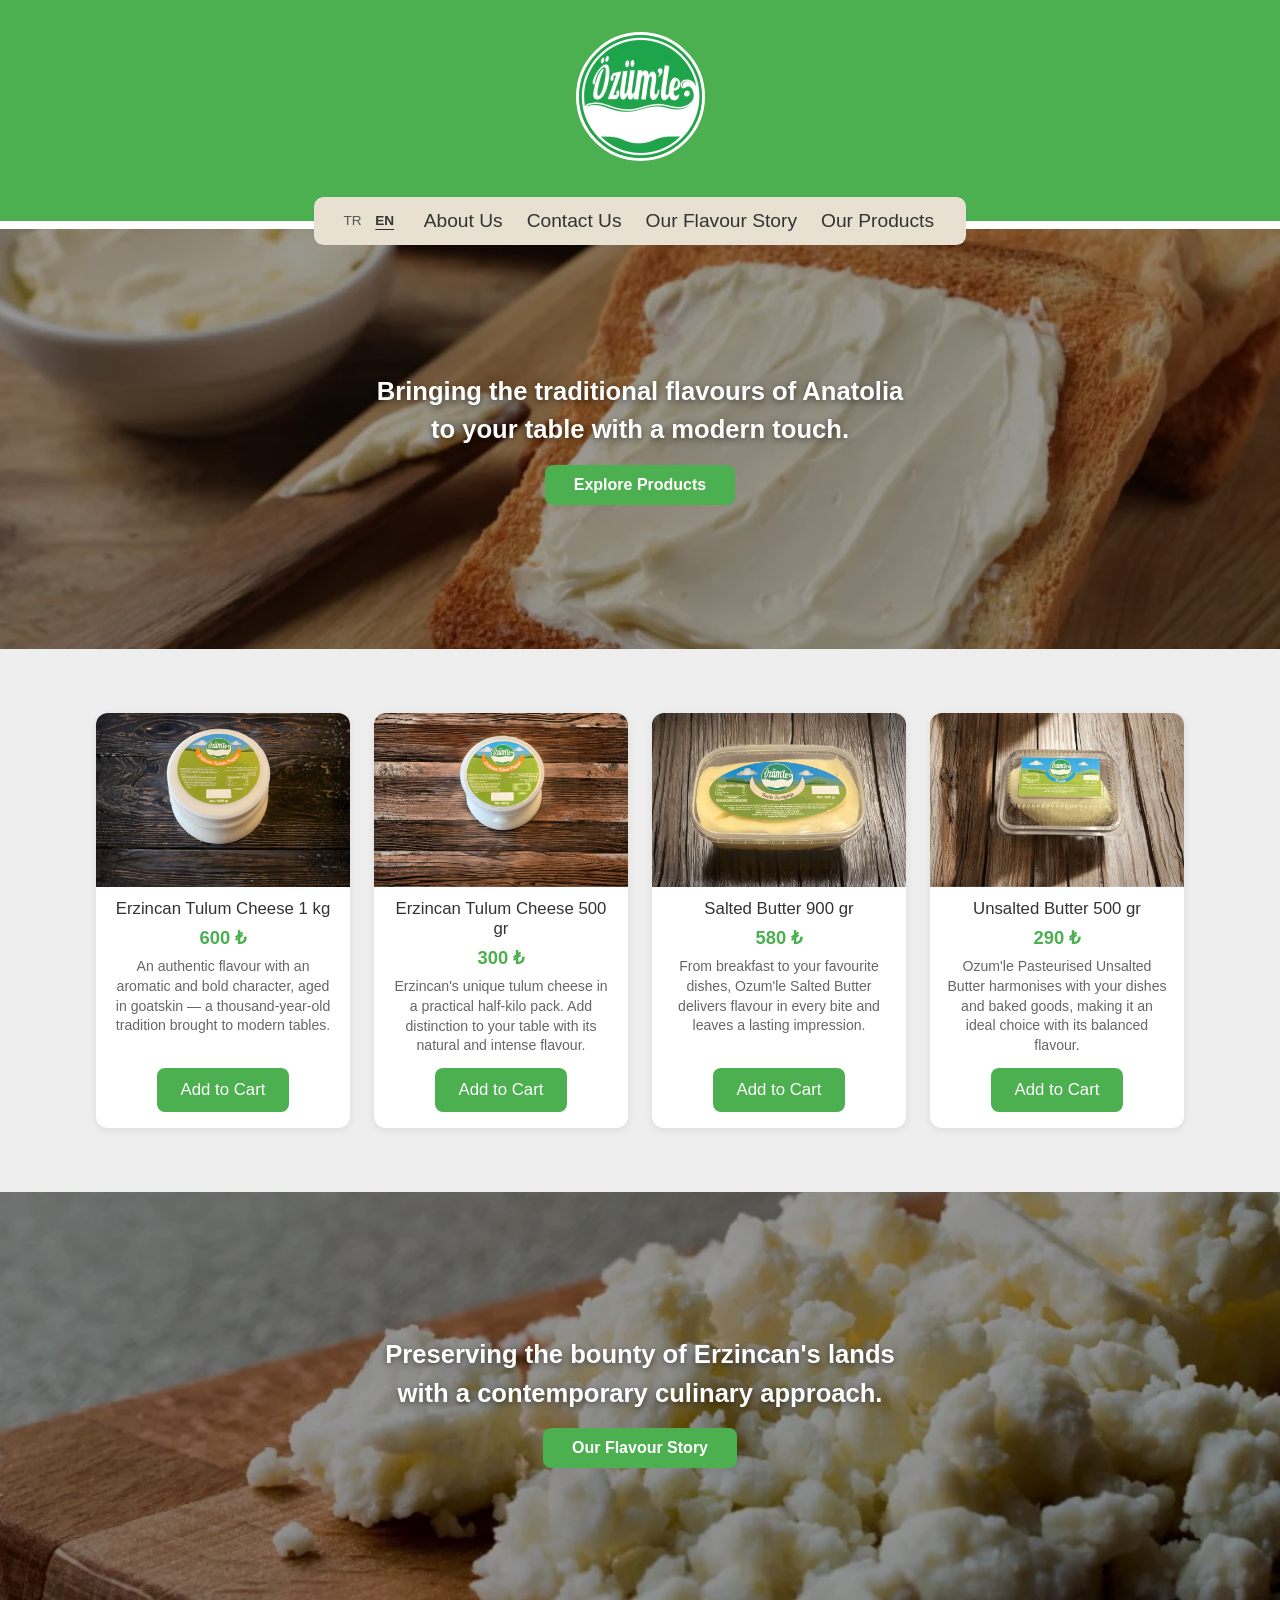
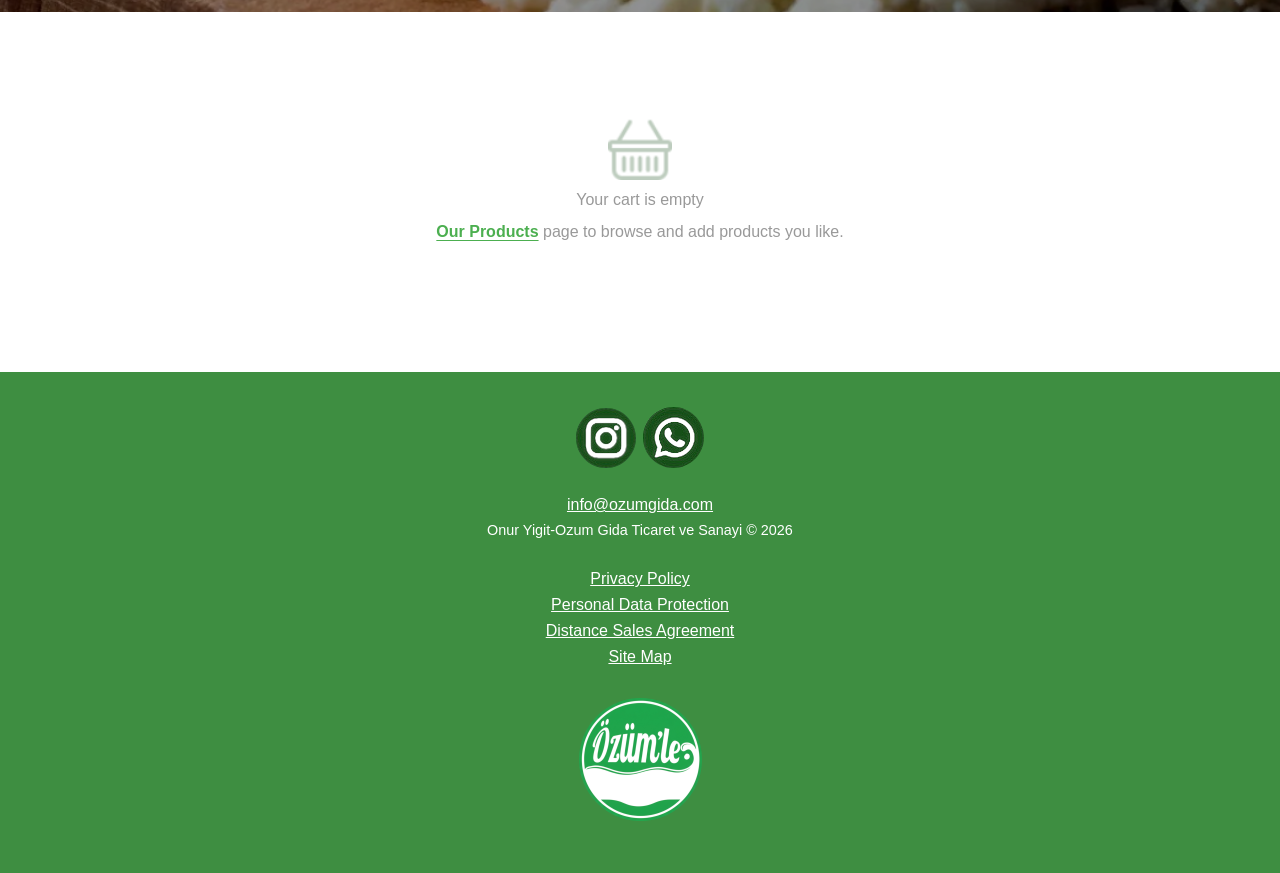
<file: index.html>
<!DOCTYPE html>
<html lang="en">
  <head>
    <meta charset="utf-8">
    <meta name="viewport" content="width=device-width, initial-scale=1">
    <title>Ozum'le | Traditional Flavours of Anatolia</title>
    <meta name="description" content="Ozum'le is a family brand that carefully selects the traditional flavours of Anatolia and brings them to modern tables, preserving recipes passed down through generations.">
    <meta name="keywords" content="ozumle, erzincan tulum cheese, butter, cheese, erzincan organic food, natural cheese, traditional erzincan products, anatolian flavours">
    <link rel="canonical" href="https://en.ozumle.com/">
    <link rel="alternate" hreflang="tr" href="https://ozumle.com/"><link rel="alternate" hreflang="en" href="https://en.ozumle.com/">
    <link rel="stylesheet" href="/site.css" />
    <link rel="icon" href="/favicon.png" type="image/png"/>
  </head>
  <body>
    <section class="off">No internet connection. Please check your network.</section>
    <header><a href="/"><img src="/logo.png" alt="Bringing the traditional flavours of Anatolia to your table with a modern touch." title="Bringing the traditional flavours of Anatolia to your table with a modern touch." /></a></header>
    <nav><span class="lang"><a href="https://ozumle.com" hreflang="tr">TR</a><b>EN</b></span><div><a href="/pages/hakkimizda.html">About Us</a><a href="/pages/iletisim.html">Contact Us</a><a href="/pages/lezzetimizin-hikayesi.html">Our Flavour Story</a><a href="/pages/urunlerimiz.html">Our Products</a></div></nav>
    <main><section class="hero"><img src="/img/pages/hero-header.webp" alt="Bringing the traditional flavours of Anatolia"><div><p>Bringing the traditional flavours of Anatolia<br>to your table with a modern touch.</p><a href="/pages/urunlerimiz.html">Explore Products</a></div></section><ul class="prd"><li><a href="/products/erzincan-tulum-peyniri-1000gr.html"><img src="/img/products/erzincan-tulum-peyniri-1000gr-k.webp" data-src="/img/products/erzincan-tulum-peyniri-1000gr.webp" loading="lazy" alt="Ozum'le Erzincan Tulum Cheese 1 kg" title="Ozum'le Erzincan Tulum Cheese 1 kg"><h3>Erzincan Tulum Cheese 1 kg</h3></a><b>600 ₺</b><p>An authentic flavour with an aromatic and bold character, aged in goatskin — a thousand-year-old tradition brought to modern tables.</p><button data-id="p1000">Add to Cart</button></li><li><a href="/products/erzincan-tulum-peyniri-500gr.html"><img src="/img/products/erzincan-tulum-peyniri-500gr-k.webp" data-src="/img/products/erzincan-tulum-peyniri-500gr.webp" loading="lazy" alt="Ozum'le Erzincan Tulum Cheese 500 gr" title="Ozum'le Erzincan Tulum Cheese 500 gr"><h3>Erzincan Tulum Cheese 500 gr</h3></a><b>300 ₺</b><p>Erzincan's unique tulum cheese in a practical half-kilo pack. Add distinction to your table with its natural and intense flavour.</p><button data-id="p500">Add to Cart</button></li><li><a href="/products/tuzlu-tereyagi-900gr.html"><img src="/img/products/tuzlu-tereyagi-900gr-k.webp" data-src="/img/products/tuzlu-tereyagi-900gr.webp" loading="lazy" alt="Ozum'le Salted Butter 900 gr" title="Ozum'le Salted Butter 900 gr"><h3>Salted Butter 900 gr</h3></a><b>580 ₺</b><p>From breakfast to your favourite dishes, Ozum'le Salted Butter delivers flavour in every bite and leaves a lasting impression.</p><button data-id="yt900">Add to Cart</button></li><li><a href="/products/tuzsuz-tereyagi-500gr.html"><img src="/img/products/tuzsuz-tereyagi-500gr-k.webp" data-src="/img/products/tuzsuz-tereyagi-500gr.webp" loading="lazy" alt="Ozum'le Unsalted Butter 500 gr" title="Ozum'le Unsalted Butter 500 gr"><h3>Unsalted Butter 500 gr</h3></a><b>290 ₺</b><p>Ozum'le Pasteurised Unsalted Butter harmonises with your dishes and baked goods, making it an ideal choice with its balanced flavour.</p><button data-id="y500">Add to Cart</button></li></ul><section class="hero"><img src="/img/pages/hero-footer-k.webp" data-src="/img/pages/hero-footer.webp" loading="lazy" alt="Preserving the bounty of Erzincan's lands"><div><p>Preserving the bounty of Erzincan's lands<br>with a contemporary culinary approach.</p><a href="/pages/lezzetimizin-hikayesi.html">Our Flavour Story</a></div></section></main>
    <section id="basket"></section>
    <footer>
      <menu><a href="https://www.instagram.com/ozumlelezzetler/" target="_blank"><img src="/img/instagram.png" alt="Instagram"></a><a href="https://wa.me/905409063518" target="_blank"><img src="/img/whatsapp.png" alt="WhatsApp"></a></menu>
      <a href="mailto:info@ozumgida.com">info@ozumgida.com</a>
      <h1>Onur Yigit-Ozum Gida Ticaret ve Sanayi © 2026</h1>
      <div><a href="/pages/gizlilik-politikasi.html">Privacy Policy</a><a href="/pages/kvkk.html">Personal Data Protection</a><a href="/pages/satis-sozlesmesi.html">Distance Sales Agreement</a><a href="/pages/site-haritasi.html">Site Map</a></div>
      <img src="/logo.png" alt="Bringing the traditional flavours of Anatolia to your table with a modern touch." title="Bringing the traditional flavours of Anatolia to your table with a modern touch." />
    </footer>
    <script src="/site.js"></script>
    <script type="application/ld+json">{"@context":"https://schema.org","@graph":[{"@type":"Organization","name":"Onur Yigit-Ozum Gida Ticaret ve Sanayi","url":"https://en.ozumle.com","logo":"https://en.ozumle.com/logo.png","description":"Ozum'le is a family brand founded to carefully select and deliver the traditional flavours of Anatolia to modern tables.","brand":{"@type":"Brand","name":"Ozum'le"},"telephone":"+905409063518","email":"info@ozumgida.com","address":{"@type":"PostalAddress","streetAddress":"Mimar Sinan Mahallesi, Uskudar Caddesi No: 1, YEDPA Ticaret Merkezi F/48, Atasehir / Istanbul, Turkey","addressCountry":"TR"},"sameAs":["https://www.instagram.com/ozumlelezzetler/"]},{"@type":"WebSite","name":"Ozum'le","url":"https://en.ozumle.com"},{"@type":"ItemList","itemListElement":[{"@type":"ListItem","position":1,"item":{"@type":"Product","name":"Ozum'le Erzincan Tulum Cheese 1 kg","productID":"p1000","description":"A true 1-kilogram Erzincan tulum cheese experience, made from the milk of animals fed on the endemic plants of the Munzur Mountains.","url":"en.ozumle.com/products/erzincan-tulum-peyniri-1000gr.html","image":"en.ozumle.com/images/erzincan-tulum-peyniri-1000gr.webp","brand":{"@type":"Brand","name":"Ozum'le"},"manufacturer":{"@type":"Organization","name":"Sirin Tulum Peynirleri San. Ve Tic. Ltd. Sti.","identifier":"TR24-0065","contactPoint":{"@type":"ContactPoint","telephone":"+904462142403","contactType":"customer service"},"address":{"@type":"PostalAddress","streetAddress":"Izzetpasa Mah. Caglayan Yolu 2 Km.","addressLocality":"Erzincan","addressCountry":"TR"}},"keywords":"Erzincan tulum cheese, kilo tulum cheese, Slow Food, goatskin tulum, 1 kg cheese, Anatolian cheese culture, artisan product, Ozumle food, gourmet cheese, naturally aged","weight":{"@type":"QuantitativeValue","value":1000,"unitCode":"GRM"},"additionalProperty":[{"@type":"PropertyValue","name":"Ingredients","value":"Milk, rennet, salt"},{"@type":"PropertyValue","name":"Storage Conditions","value":"Keep refrigerated below 4°C"},{"@type":"PropertyValue","name":"Shelf Life","value":"Consume within 30 days after opening"},{"@type":"PropertyValue","name":"Milk Type","value":"Made from sheep, goat, and cow milk"},{"@type":"PropertyValue","name":"Fat Content (Dry Matter)","value":"Minimum 45%"},{"@type":"PropertyValue","name":"Salt Content (Dry Matter)","value":"Maximum 5%"},{"@type":"PropertyValue","name":"Ageing Period","value":"120 days"},{"@type":"PropertyValue","name":"Allergen","value":"Contains lactose"},{"@type":"PropertyValue","name":"Calories (100g)","value":"475 kcal"},{"@type":"PropertyValue","name":"Fat (100g)","value":"36.5 g"},{"@type":"PropertyValue","name":"Protein (100g)","value":"25 g"},{"@type":"PropertyValue","name":"Carbohydrate (100g)","value":"7.5 g"},{"@type":"PropertyValue","name":"Calcium (100g)","value":"1050 mg"}],"offers":{"@type":"Offer","url":"en.ozumle.com/products/erzincan-tulum-peyniri-1000gr.html","priceCurrency":"TRY","price":"600","priceValidUntil":"2026-08-12","itemCondition":"https://schema.org/NewCondition","availability":"https://schema.org/InStock"},"aggregateRating":{"@type":"AggregateRating","ratingValue":"5","reviewCount":"4","bestRating":"5","worstRating":"1"},"review":{"@type":"Review","reviewRating":{"@type":"Rating","ratingValue":"5"},"author":{"@type":"Person","name":"Fatma Y."},"datePublished":"2026-01-08","reviewBody":"We always buy the 1 kg pack now, the whole family loves it. It's wonderful at breakfast and in pastries. If you're looking for the real taste of Erzincan tulum, this is the right place."}}},{"@type":"ListItem","position":2,"item":{"@type":"Product","name":"Ozum'le Erzincan Tulum Cheese 500 gr","productID":"p500","description":"With its distinctive sharp aroma and creamy texture, Erzincan tulum cheese is a geographically indicated speciality — the product of a centuries-old tradition.","url":"en.ozumle.com/products/erzincan-tulum-peyniri-500gr.html","image":"en.ozumle.com/images/erzincan-tulum-peyniri-500gr.webp","brand":{"@type":"Brand","name":"Ozum'le"},"manufacturer":{"@type":"Organization","name":"Sirin Tulum Peynirleri San. Ve Tic. Ltd. Sti.","identifier":"TR24-0065","contactPoint":{"@type":"ContactPoint","telephone":"+904462142403","contactType":"customer service"},"address":{"@type":"PostalAddress","streetAddress":"Izzetpasa Mah. Caglayan Yolu 2 Km.","addressLocality":"Erzincan","addressCountry":"TR"}},"keywords":"Erzincan tulum cheese, geographically indicated cheese, 500 gr tulum cheese, traditional cheese, Munzur Mountains cheese, organic cheese, natural fermentation, Ozumle food, Anatolian flavour, probiotic cheese","weight":{"@type":"QuantitativeValue","value":500,"unitCode":"GRM"},"additionalProperty":[{"@type":"PropertyValue","name":"Ingredients","value":"Milk, rennet, salt"},{"@type":"PropertyValue","name":"Storage Conditions","value":"Keep refrigerated below 4°C"},{"@type":"PropertyValue","name":"Shelf Life","value":"Consume within 30 days after opening"},{"@type":"PropertyValue","name":"Milk Type","value":"Made from sheep, goat, and cow milk"},{"@type":"PropertyValue","name":"Fat Content (Dry Matter)","value":"Minimum 45%"},{"@type":"PropertyValue","name":"Salt Content (Dry Matter)","value":"Maximum 5%"},{"@type":"PropertyValue","name":"Ageing Period","value":"120 days"},{"@type":"PropertyValue","name":"Allergen","value":"Contains lactose"},{"@type":"PropertyValue","name":"Calories (100g)","value":"475 kcal"},{"@type":"PropertyValue","name":"Fat (100g)","value":"36.5 g"},{"@type":"PropertyValue","name":"Protein (100g)","value":"25 g"},{"@type":"PropertyValue","name":"Carbohydrate (100g)","value":"7.5 g"},{"@type":"PropertyValue","name":"Calcium (100g)","value":"1050 mg"}],"offers":{"@type":"Offer","url":"en.ozumle.com/products/erzincan-tulum-peyniri-500gr.html","priceCurrency":"TRY","price":"300","priceValidUntil":"2026-08-12","itemCondition":"https://schema.org/NewCondition","availability":"https://schema.org/InStock"},"aggregateRating":{"@type":"AggregateRating","ratingValue":"5","reviewCount":"3","bestRating":"5","worstRating":"1"},"review":{"@type":"Review","reviewRating":{"@type":"Rating","ratingValue":"5"},"author":{"@type":"Person","name":"Ozge A."},"datePublished":"2025-12-11","reviewBody":"Ozum'le tulum cheese has become a staple on our table. I recommend it to anyone looking for the real taste of Erzincan. My husband loved it too — very practical for breakfast. The taste lingered on our palate..."}}},{"@type":"ListItem","position":3,"item":{"@type":"Product","name":"Ozum'le Salted Butter 900 gr","productID":"yt900","description":"Blended with sea salt ground in stone mills, this authentic butter prepared using traditional methods adds depth to every dish cooked over flame.","url":"en.ozumle.com/products/tuzlu-tereyagi-900gr.html","image":"en.ozumle.com/images/tuzlu-tereyagi-900gr.webp","brand":{"@type":"Brand","name":"Ozum'le"},"manufacturer":{"@type":"Organization","name":"Sirin Tulum Peynirleri San. Ve Tic. Ltd. Sti.","identifier":"TR24-0065","contactPoint":{"@type":"ContactPoint","telephone":"+904462142403","contactType":"customer service"},"address":{"@type":"PostalAddress","streetAddress":"Izzetpasa Mah. Caglayan Yolu 2 Km.","addressLocality":"Erzincan","addressCountry":"TR"}},"keywords":"Salted butter, cooking butter, churn butter, rock salt butter, traditional butter, 900 gr butter, Anatolian cuisine, pastry butter, Ozumle butter, naturally fermented","weight":{"@type":"QuantitativeValue","value":900,"unitCode":"GRM"},"additionalProperty":[{"@type":"PropertyValue","name":"Storage Conditions","value":"Keep refrigerated below 4°C"},{"@type":"PropertyValue","name":"Shelf Life","value":"Consume within 15 days after opening"},{"@type":"PropertyValue","name":"Fat Content","value":"Minimum 82%"},{"@type":"PropertyValue","name":"Salt","value":"Rock salt added"},{"@type":"PropertyValue","name":"Production Method","value":"Traditional churn method"},{"@type":"PropertyValue","name":"Allergen","value":"Contains milk and dairy products"},{"@type":"PropertyValue","name":"Calories (100g)","value":"717 kcal"},{"@type":"PropertyValue","name":"Fat (100g)","value":"81 g"},{"@type":"PropertyValue","name":"Saturated Fat (100g)","value":"51 g"},{"@type":"PropertyValue","name":"Protein (100g)","value":"0.85 g"},{"@type":"PropertyValue","name":"Carbohydrate (100g)","value":"0.06 g"}],"offers":{"@type":"Offer","url":"en.ozumle.com/products/tuzlu-tereyagi-900gr.html","priceCurrency":"TRY","price":"580","priceValidUntil":"2026-08-12","itemCondition":"https://schema.org/NewCondition","availability":"https://schema.org/InStock"},"aggregateRating":{"@type":"AggregateRating","ratingValue":"5","reviewCount":"3","bestRating":"5","worstRating":"1"},"review":{"@type":"Review","reviewRating":{"@type":"Rating","ratingValue":"5"},"author":{"@type":"Person","name":"Ayse K."},"datePublished":"2026-01-22","reviewBody":"I had been searching for village butter for years, and I finally found it. The aroma is wonderful, the consistency is just right. We eat it with honey at breakfast, the kids love it. Highly recommended."}}},{"@type":"ListItem","position":4,"item":{"@type":"Product","name":"Ozum'le Unsalted Butter 500 gr","productID":"y500","description":"A premium unsalted butter containing no additives, perfect for crowning all your special recipes — from French-style pastries to Turkish baklava.","url":"en.ozumle.com/products/tuzsuz-tereyagi-500gr.html","image":"en.ozumle.com/images/tuzsuz-tereyagi-500gr.webp","brand":{"@type":"Brand","name":"Ozum'le"},"manufacturer":{"@type":"Organization","name":"Sirin Tulum Peynirleri San. Ve Tic. Ltd. Sti.","identifier":"TR24-0065","contactPoint":{"@type":"ContactPoint","telephone":"+904462142403","contactType":"customer service"},"address":{"@type":"PostalAddress","streetAddress":"Izzetpasa Mah. Caglayan Yolu 2 Km.","addressLocality":"Erzincan","addressCountry":"TR"}},"keywords":"Unsalted butter, pastry butter, baklava butter, patisserie butter, creamy butter, pure butter, 500 gr butter, Ozumle butter, natural cream, premium butter","weight":{"@type":"QuantitativeValue","value":500,"unitCode":"GRM"},"additionalProperty":[{"@type":"PropertyValue","name":"Storage Conditions","value":"Keep refrigerated below 4°C"},{"@type":"PropertyValue","name":"Shelf Life","value":"Consume within 15 days after opening"},{"@type":"PropertyValue","name":"Milk Type","value":"Made from cow milk cream"},{"@type":"PropertyValue","name":"Fat Content","value":"Minimum 82%"},{"@type":"PropertyValue","name":"Salt","value":"Unsalted"},{"@type":"PropertyValue","name":"Production Method","value":"Pasteurised"},{"@type":"PropertyValue","name":"Allergen","value":"Contains milk and dairy products"},{"@type":"PropertyValue","name":"Calories (100g)","value":"717 kcal"},{"@type":"PropertyValue","name":"Fat (100g)","value":"81 g"},{"@type":"PropertyValue","name":"Saturated Fat (100g)","value":"51 g"},{"@type":"PropertyValue","name":"Protein (100g)","value":"0.85 g"},{"@type":"PropertyValue","name":"Carbohydrate (100g)","value":"0.06 g"}],"offers":{"@type":"Offer","url":"en.ozumle.com/products/tuzsuz-tereyagi-500gr.html","priceCurrency":"TRY","price":"290","priceValidUntil":"2026-08-12","itemCondition":"https://schema.org/NewCondition","availability":"https://schema.org/InStock"},"aggregateRating":{"@type":"AggregateRating","ratingValue":"5","reviewCount":"2","bestRating":"5","worstRating":"1"},"review":{"@type":"Review","reviewRating":{"@type":"Rating","ratingValue":"5"},"author":{"@type":"Person","name":"Hatice B."},"datePublished":"2026-02-03","reviewBody":"It was very hard to find unsalted butter, especially of this quality. I use it with peace of mind in baby food and desserts. Its natural aroma and flavour are worth everything."}}}]}]}</script>
  </body>
</html>
</file>
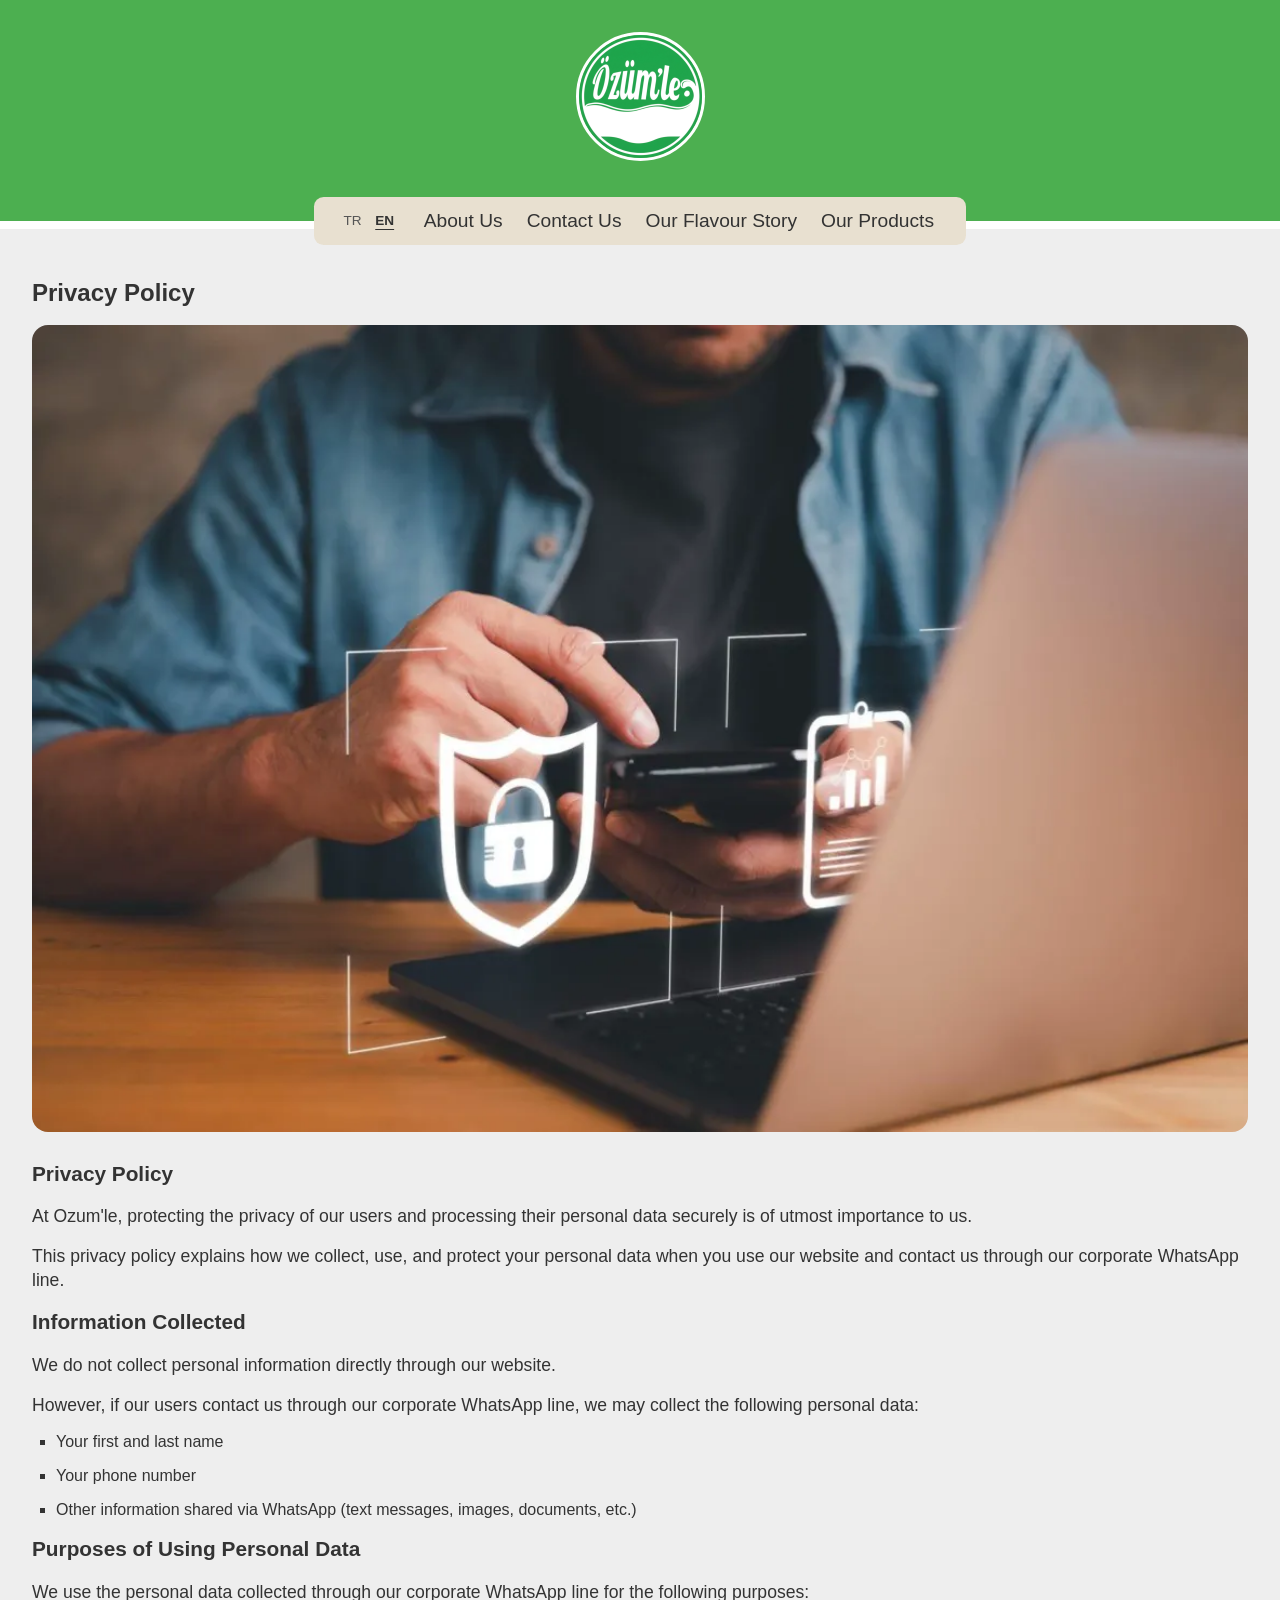
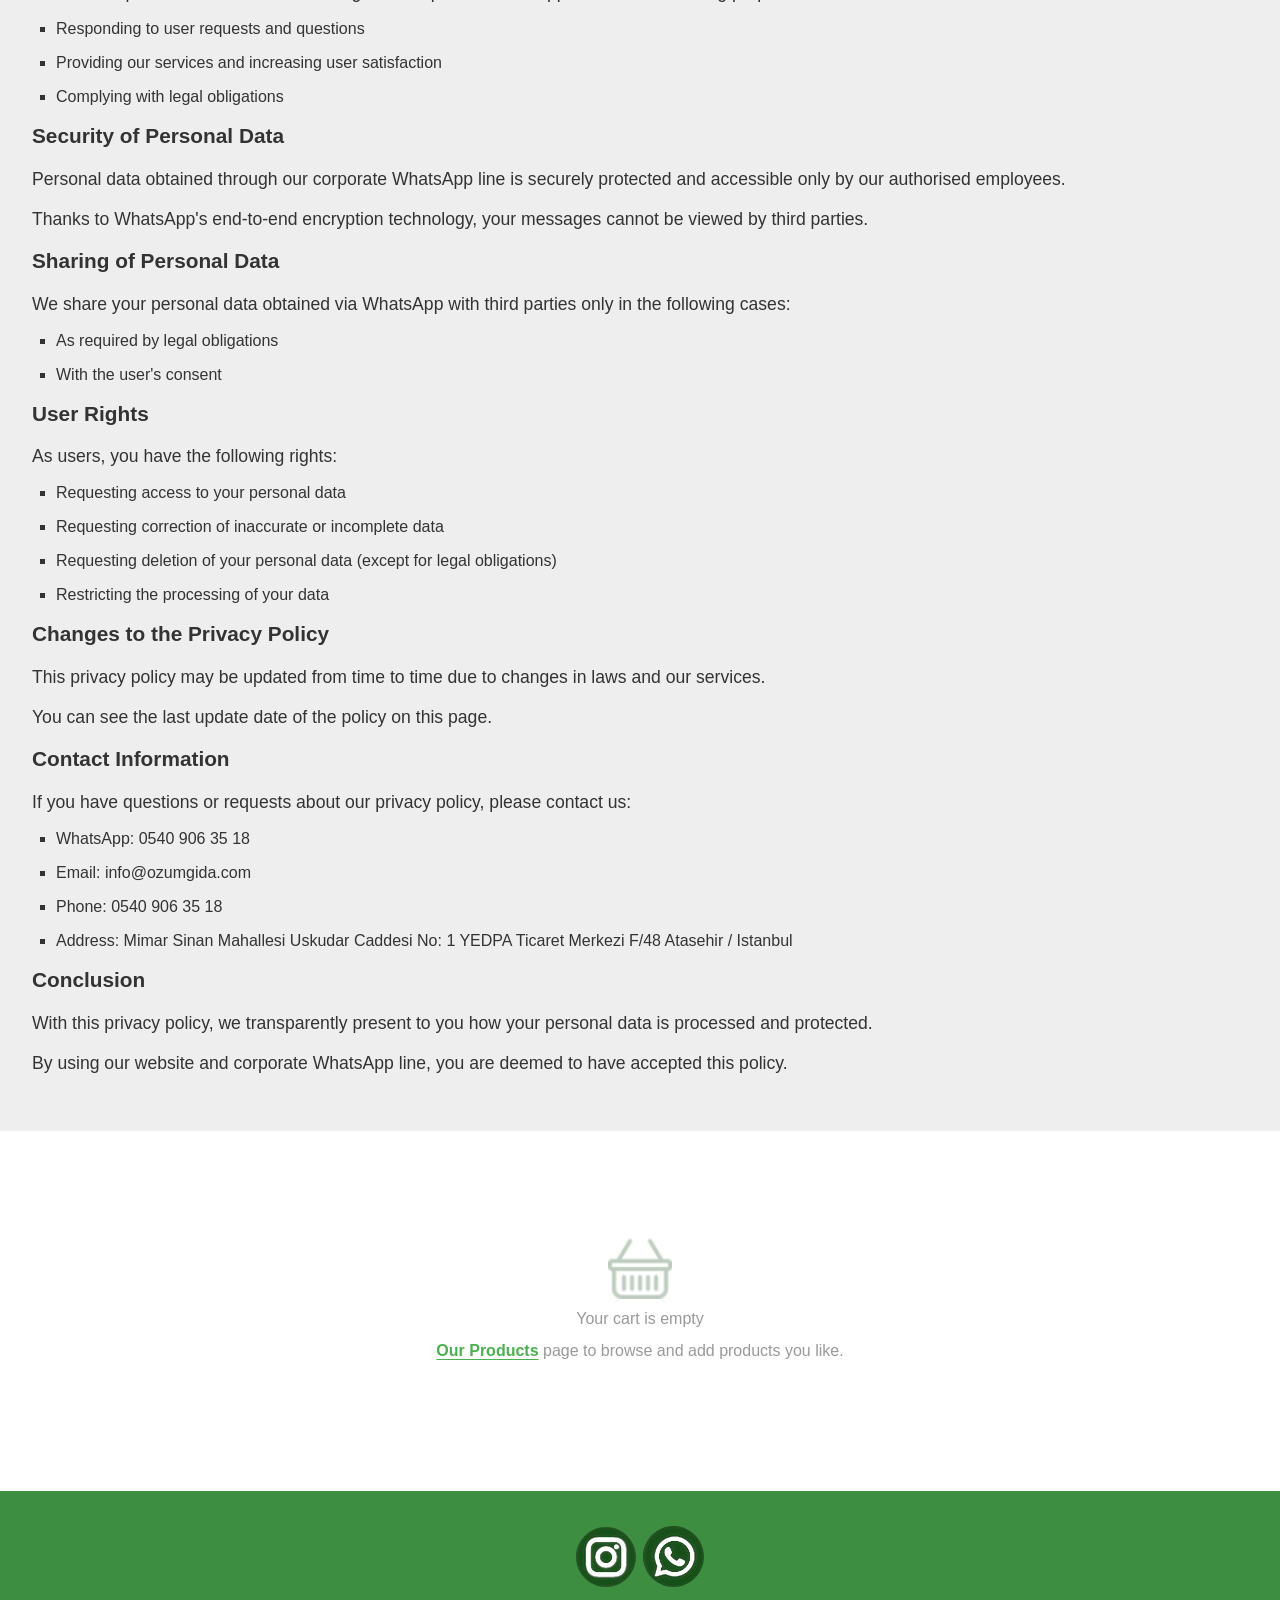
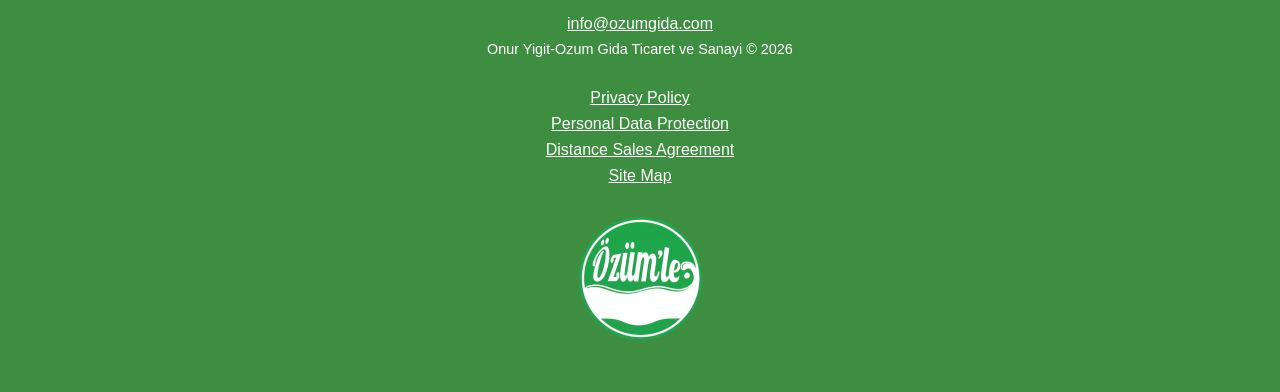
<file: pages/gizlilik-politikasi.html>
<!DOCTYPE html>
<html lang="en">
  <head>
    <meta charset="utf-8">
    <meta name="viewport" content="width=device-width, initial-scale=1">
    <title>Privacy Policy | Ozum'le Legal Information</title>
    <meta name="description" content="At Ozum'le, we value your privacy. Review our privacy policy detailing how your personal information is collected, used, and protected.">
    <meta name="keywords" content="Privacy policy, personal data protection, data security, user privacy, e-commerce privacy policy, customer data protection, Ozumle privacy">
    <link rel="canonical" href="https://en.ozumle.com/pages/gizlilik-politikasi.html">
    <link rel="alternate" hreflang="tr" href="https://ozumle.com/pages/gizlilik-politikasi.html"><link rel="alternate" hreflang="en" href="https://en.ozumle.com/pages/gizlilik-politikasi.html">
    <link rel="stylesheet" href="/site.css" />
    <link rel="icon" href="/favicon.png" type="image/png"/>
  </head>
  <body>
    <section class="off">No internet connection. Please check your network.</section>
    <header><a href="/"><img src="/logo.png" alt="Bringing the traditional flavours of Anatolia to your table with a modern touch." title="Bringing the traditional flavours of Anatolia to your table with a modern touch." /></a></header>
    <nav><span class="lang"><a href="https://ozumle.com" hreflang="tr">TR</a><b>EN</b></span><div><a href="/pages/hakkimizda.html">About Us</a><a href="/pages/iletisim.html">Contact Us</a><a href="/pages/lezzetimizin-hikayesi.html">Our Flavour Story</a><a href="/pages/urunlerimiz.html">Our Products</a></div></nav>
    <main><article><h2>Privacy Policy</h2><img src="/img/pages/gizlilik-politikasi-k.webp" data-src="/img/pages/gizlilik-politikasi.webp" loading="lazy" alt="Privacy Policy" title="Privacy Policy"><h3>Privacy Policy</h3><p>At Ozum'le, protecting the privacy of our users and processing their personal data securely is of utmost importance to us.</p><p>This privacy policy explains how we collect, use, and protect your personal data when you use our website and contact us through our corporate WhatsApp line.</p><h3>Information Collected</h3><p>We do not collect personal information directly through our website.</p><p>However, if our users contact us through our corporate WhatsApp line, we may collect the following personal data:</p><ul><li>Your first and last name</li><li>Your phone number</li><li>Other information shared via WhatsApp (text messages, images, documents, etc.)</li></ul><h3>Purposes of Using Personal Data</h3><p>We use the personal data collected through our corporate WhatsApp line for the following purposes:</p><ul><li>Responding to user requests and questions</li><li>Providing our services and increasing user satisfaction</li><li>Complying with legal obligations</li></ul><h3>Security of Personal Data</h3><p>Personal data obtained through our corporate WhatsApp line is securely protected and accessible only by our authorised employees.</p><p>Thanks to WhatsApp's end-to-end encryption technology, your messages cannot be viewed by third parties.</p><h3>Sharing of Personal Data</h3><p>We share your personal data obtained via WhatsApp with third parties only in the following cases:</p><ul><li>As required by legal obligations</li><li>With the user's consent</li></ul><h3>User Rights</h3><p>As users, you have the following rights:</p><ul><li>Requesting access to your personal data</li><li>Requesting correction of inaccurate or incomplete data</li><li>Requesting deletion of your personal data (except for legal obligations)</li><li>Restricting the processing of your data</li></ul><h3>Changes to the Privacy Policy</h3><p>This privacy policy may be updated from time to time due to changes in laws and our services.</p><p>You can see the last update date of the policy on this page.</p><h3>Contact Information</h3><p>If you have questions or requests about our privacy policy, please contact us:</p><ul><li>WhatsApp: 0540 906 35 18</li><li>Email: info@ozumgida.com</li><li>Phone: 0540 906 35 18</li><li>Address: Mimar Sinan Mahallesi Uskudar Caddesi No: 1 YEDPA Ticaret Merkezi F/48 Atasehir / Istanbul</li></ul><h3>Conclusion</h3><p>With this privacy policy, we transparently present to you how your personal data is processed and protected.</p><p>By using our website and corporate WhatsApp line, you are deemed to have accepted this policy.</p></article></main>
    <section id="basket"></section>
    <footer>
      <menu><a href="https://www.instagram.com/ozumlelezzetler/" target="_blank"><img src="/img/instagram.png" alt="Instagram"></a><a href="https://wa.me/905409063518" target="_blank"><img src="/img/whatsapp.png" alt="WhatsApp"></a></menu>
      <a href="mailto:info@ozumgida.com">info@ozumgida.com</a>
      <h1>Onur Yigit-Ozum Gida Ticaret ve Sanayi © 2026</h1>
      <div><a href="/pages/gizlilik-politikasi.html">Privacy Policy</a><a href="/pages/kvkk.html">Personal Data Protection</a><a href="/pages/satis-sozlesmesi.html">Distance Sales Agreement</a><a href="/pages/site-haritasi.html">Site Map</a></div>
      <img src="/logo.png" alt="Bringing the traditional flavours of Anatolia to your table with a modern touch." title="Bringing the traditional flavours of Anatolia to your table with a modern touch." />
    </footer>
    <script src="/site.js"></script>
  </body>
</html>
</file>
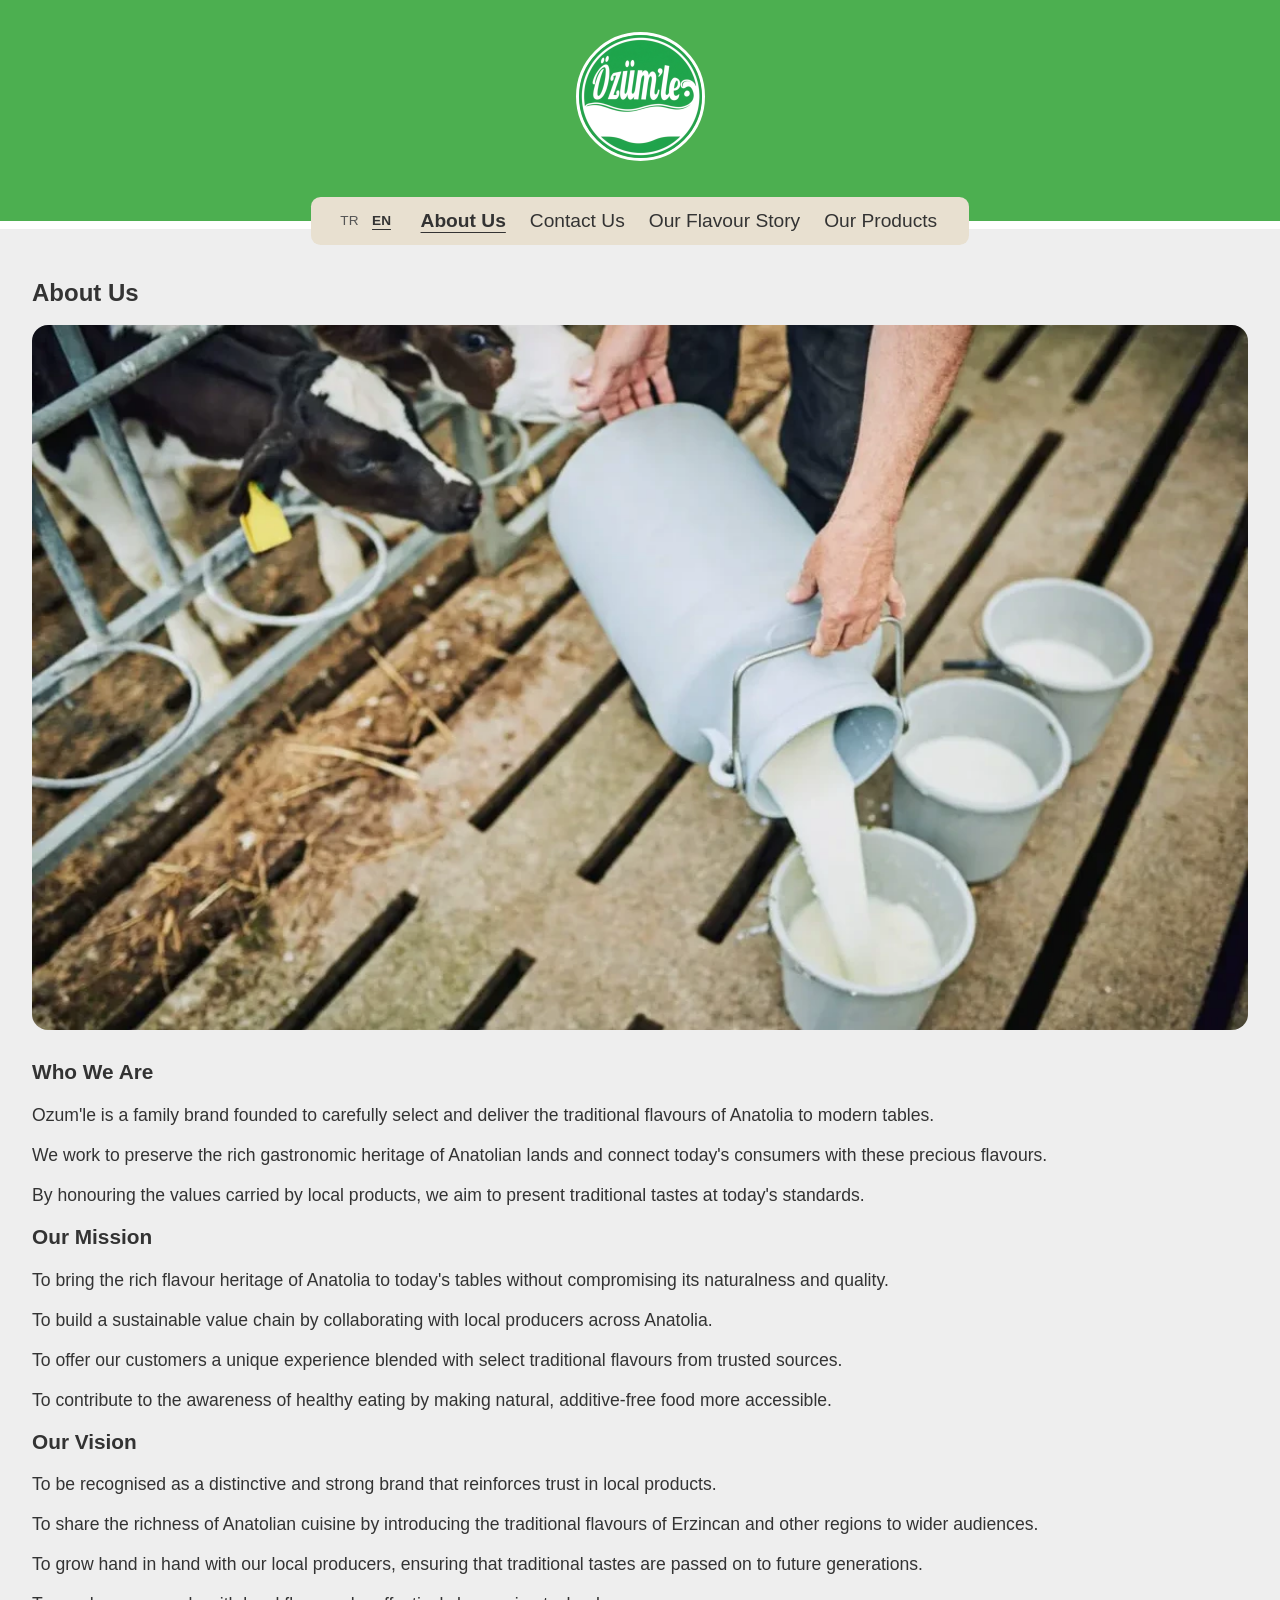
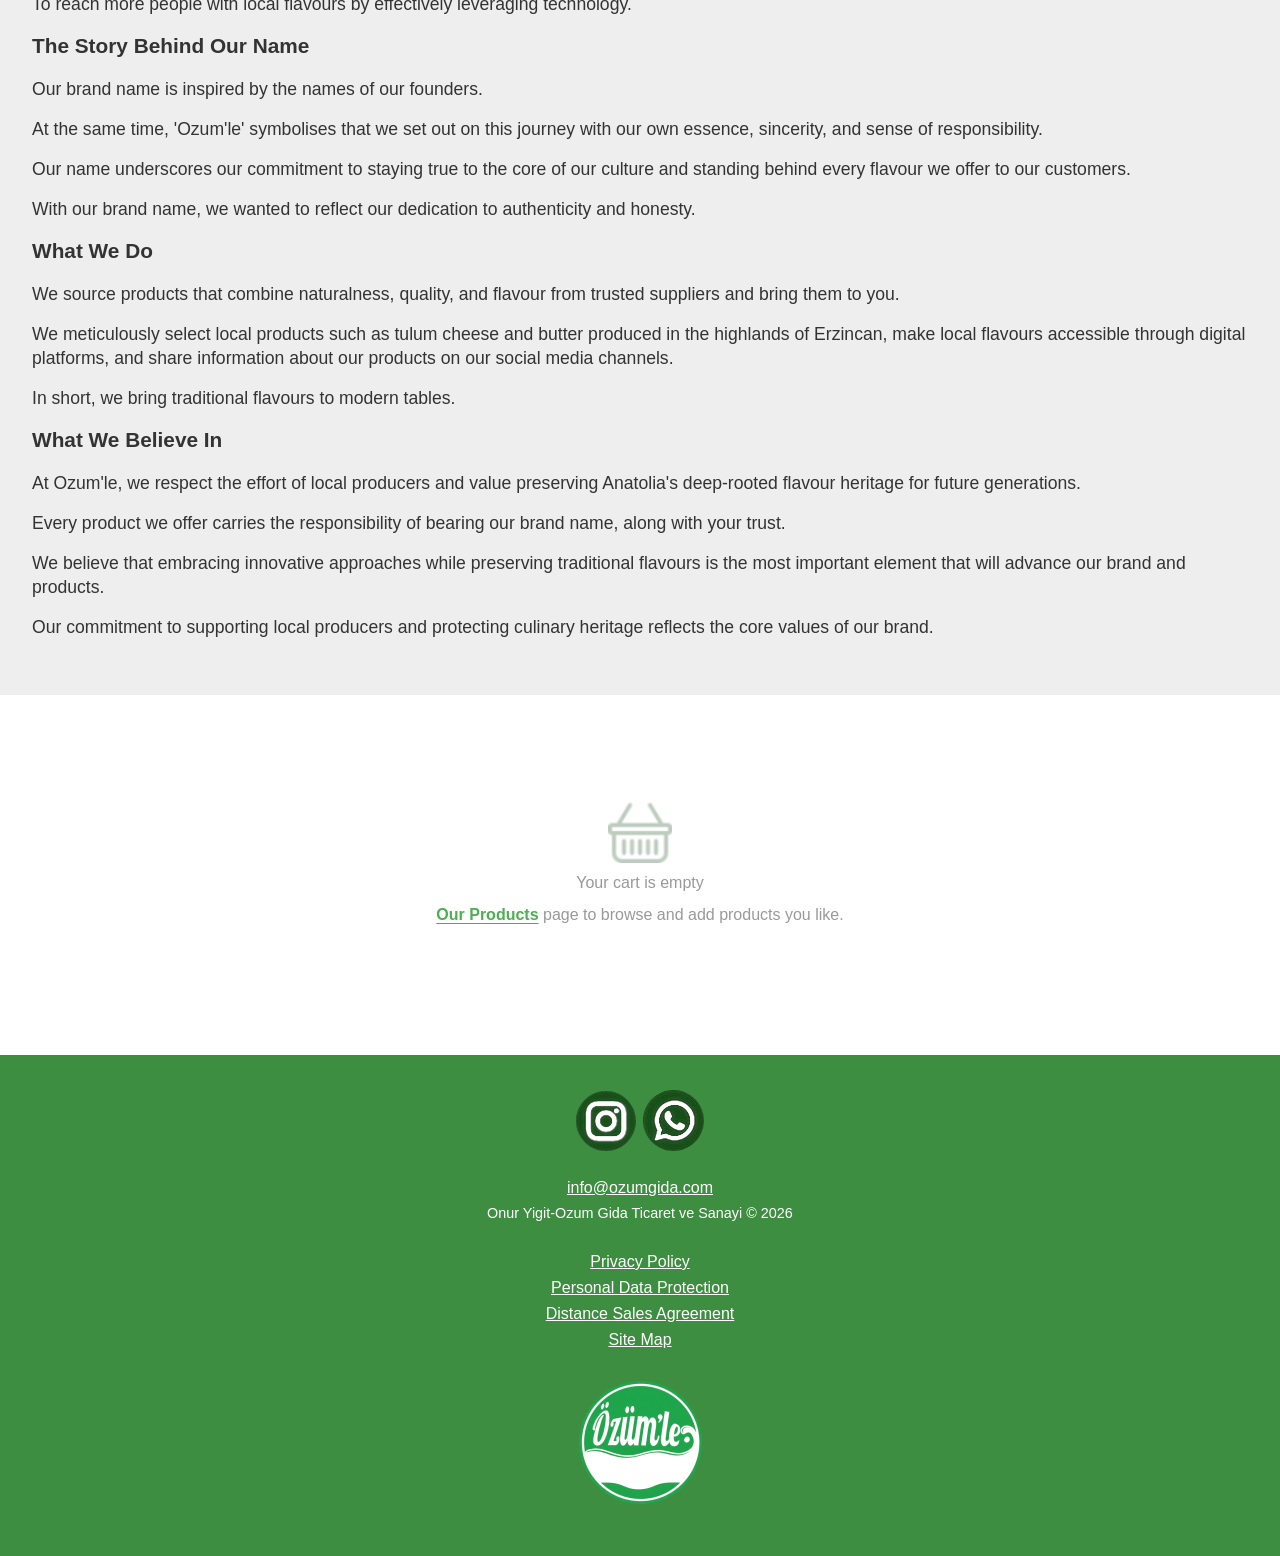
<file: pages/hakkimizda.html>
<!DOCTYPE html>
<html lang="en">
  <head>
    <meta charset="utf-8">
    <meta name="viewport" content="width=device-width, initial-scale=1">
    <title>About Us | The Ozum'le Family</title>
    <meta name="description" content="As the Ozum'le family, we bring flavours from the fertile lands of Erzincan to your table using traditional methods passed down from generation to generation. Discover our story and values.">
    <meta name="keywords" content="Ozumle food story, Erzincan family business, traditional production company, local food producer, organic cheese production">
    <link rel="canonical" href="https://en.ozumle.com/pages/hakkimizda.html">
    <link rel="alternate" hreflang="tr" href="https://ozumle.com/pages/hakkimizda.html"><link rel="alternate" hreflang="en" href="https://en.ozumle.com/pages/hakkimizda.html">
    <link rel="stylesheet" href="/site.css" />
    <link rel="icon" href="/favicon.png" type="image/png"/>
  </head>
  <body>
    <section class="off">No internet connection. Please check your network.</section>
    <header><a href="/"><img src="/logo.png" alt="Bringing the traditional flavours of Anatolia to your table with a modern touch." title="Bringing the traditional flavours of Anatolia to your table with a modern touch." /></a></header>
    <nav><span class="lang"><a href="https://ozumle.com" hreflang="tr">TR</a><b>EN</b></span><div><a href="/pages/hakkimizda.html" class="active">About Us</a><a href="/pages/iletisim.html">Contact Us</a><a href="/pages/lezzetimizin-hikayesi.html">Our Flavour Story</a><a href="/pages/urunlerimiz.html">Our Products</a></div></nav>
    <main><article><h2>About Us</h2><img src="/img/pages/hakkimizda-k.webp" data-src="/img/pages/hakkimizda.webp" loading="lazy" alt="About Us" title="About Us"><h3>Who We Are</h3><p>Ozum'le is a family brand founded to carefully select and deliver the traditional flavours of Anatolia to modern tables.</p><p>We work to preserve the rich gastronomic heritage of Anatolian lands and connect today's consumers with these precious flavours.</p><p>By honouring the values carried by local products, we aim to present traditional tastes at today's standards.</p><h3>Our Mission</h3><p>To bring the rich flavour heritage of Anatolia to today's tables without compromising its naturalness and quality.</p><p>To build a sustainable value chain by collaborating with local producers across Anatolia.</p><p>To offer our customers a unique experience blended with select traditional flavours from trusted sources.</p><p>To contribute to the awareness of healthy eating by making natural, additive-free food more accessible.</p><h3>Our Vision</h3><p>To be recognised as a distinctive and strong brand that reinforces trust in local products.</p><p>To share the richness of Anatolian cuisine by introducing the traditional flavours of Erzincan and other regions to wider audiences.</p><p>To grow hand in hand with our local producers, ensuring that traditional tastes are passed on to future generations.</p><p>To reach more people with local flavours by effectively leveraging technology.</p><h3>The Story Behind Our Name</h3><p>Our brand name is inspired by the names of our founders.</p><p>At the same time, 'Ozum'le' symbolises that we set out on this journey with our own essence, sincerity, and sense of responsibility.</p><p>Our name underscores our commitment to staying true to the core of our culture and standing behind every flavour we offer to our customers.</p><p>With our brand name, we wanted to reflect our dedication to authenticity and honesty.</p><h3>What We Do</h3><p>We source products that combine naturalness, quality, and flavour from trusted suppliers and bring them to you.</p><p>We meticulously select local products such as tulum cheese and butter produced in the highlands of Erzincan, make local flavours accessible through digital platforms, and share information about our products on our social media channels.</p><p>In short, we bring traditional flavours to modern tables.</p><h3>What We Believe In</h3><p>At Ozum'le, we respect the effort of local producers and value preserving Anatolia's deep-rooted flavour heritage for future generations.</p><p>Every product we offer carries the responsibility of bearing our brand name, along with your trust.</p><p>We believe that embracing innovative approaches while preserving traditional flavours is the most important element that will advance our brand and products.</p><p>Our commitment to supporting local producers and protecting culinary heritage reflects the core values of our brand.</p></article></main>
    <section id="basket"></section>
    <footer>
      <menu><a href="https://www.instagram.com/ozumlelezzetler/" target="_blank"><img src="/img/instagram.png" alt="Instagram"></a><a href="https://wa.me/905409063518" target="_blank"><img src="/img/whatsapp.png" alt="WhatsApp"></a></menu>
      <a href="mailto:info@ozumgida.com">info@ozumgida.com</a>
      <h1>Onur Yigit-Ozum Gida Ticaret ve Sanayi © 2026</h1>
      <div><a href="/pages/gizlilik-politikasi.html">Privacy Policy</a><a href="/pages/kvkk.html">Personal Data Protection</a><a href="/pages/satis-sozlesmesi.html">Distance Sales Agreement</a><a href="/pages/site-haritasi.html">Site Map</a></div>
      <img src="/logo.png" alt="Bringing the traditional flavours of Anatolia to your table with a modern touch." title="Bringing the traditional flavours of Anatolia to your table with a modern touch." />
    </footer>
    <script src="/site.js"></script>
  </body>
</html>
</file>
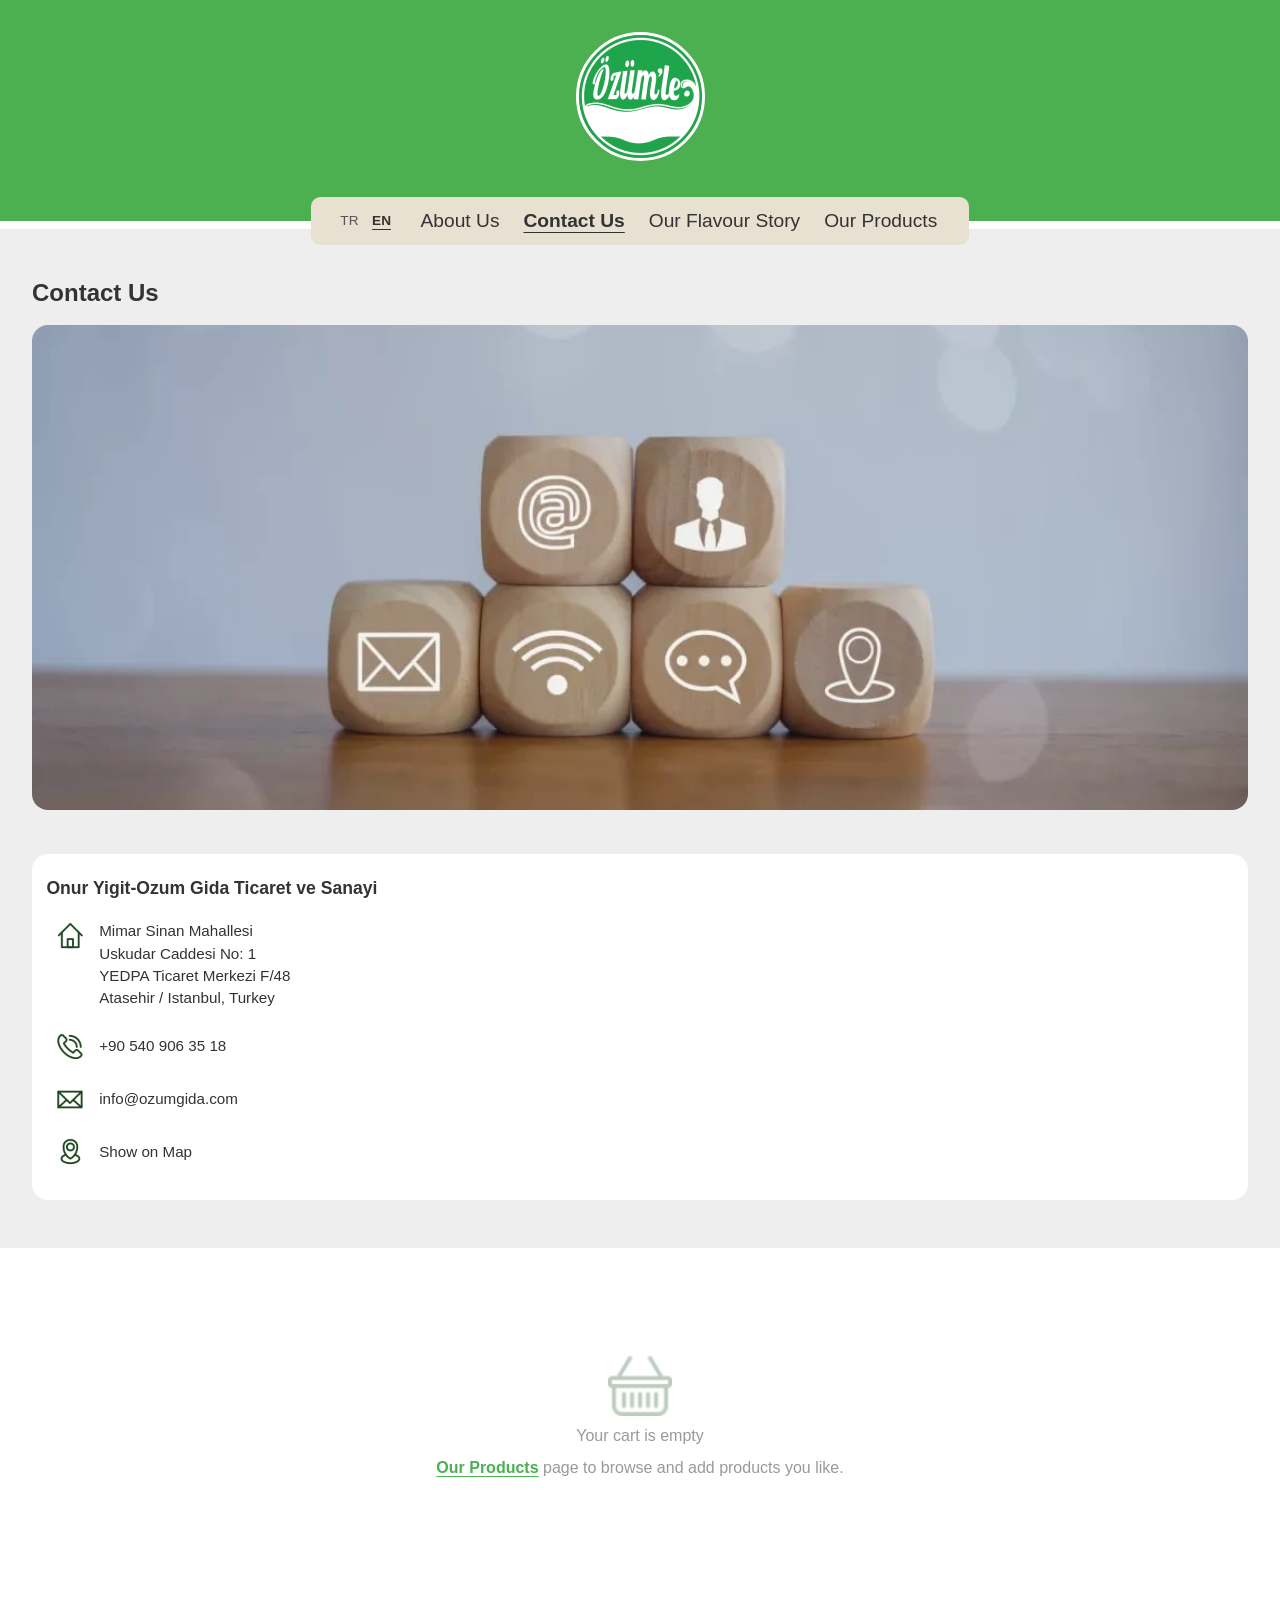
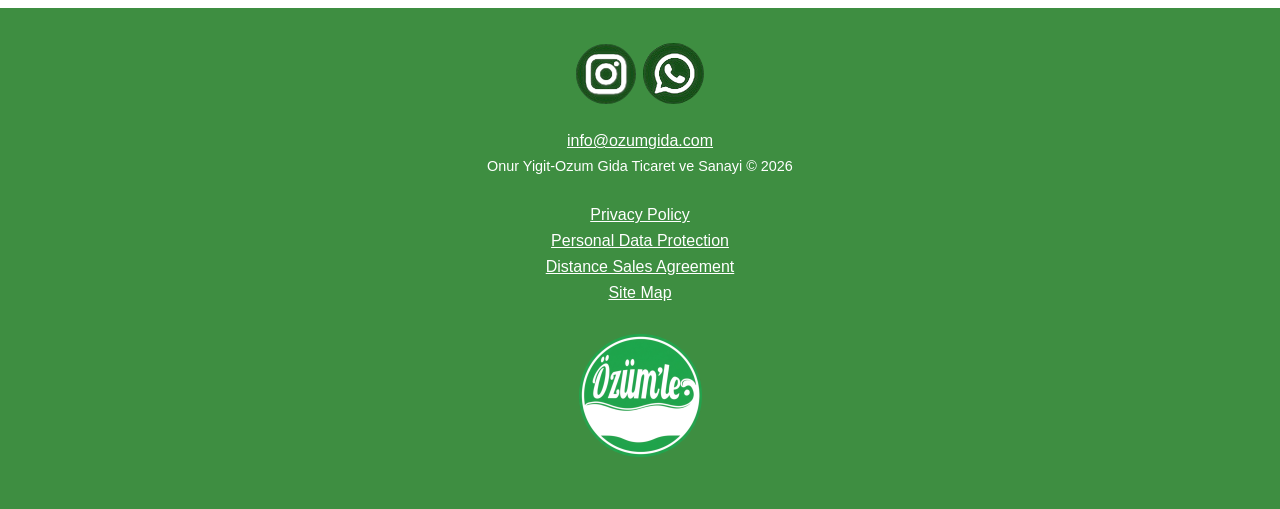
<file: pages/iletisim.html>
<!DOCTYPE html>
<html lang="en">
  <head>
    <meta charset="utf-8">
    <meta name="viewport" content="width=device-width, initial-scale=1">
    <title>Contact Us | Ozum'le Contact Information</title>
    <meta name="description" content="You can easily reach the Ozum'le family for your questions, suggestions, or orders. We are happy to help you.">
    <meta name="keywords" content="Ozumle food contact, Erzincan cheese order line, customer service contact, local product order contact">
    <link rel="canonical" href="https://en.ozumle.com/pages/iletisim.html">
    <link rel="alternate" hreflang="tr" href="https://ozumle.com/pages/iletisim.html"><link rel="alternate" hreflang="en" href="https://en.ozumle.com/pages/iletisim.html">
    <link rel="stylesheet" href="/site.css" />
    <link rel="icon" href="/favicon.png" type="image/png"/>
  </head>
  <body>
    <section class="off">No internet connection. Please check your network.</section>
    <header><a href="/"><img src="/logo.png" alt="Bringing the traditional flavours of Anatolia to your table with a modern touch." title="Bringing the traditional flavours of Anatolia to your table with a modern touch." /></a></header>
    <nav><span class="lang"><a href="https://ozumle.com" hreflang="tr">TR</a><b>EN</b></span><div><a href="/pages/hakkimizda.html">About Us</a><a href="/pages/iletisim.html" class="active">Contact Us</a><a href="/pages/lezzetimizin-hikayesi.html">Our Flavour Story</a><a href="/pages/urunlerimiz.html">Our Products</a></div></nav>
    <main><article><h2>Contact Us</h2><img src="/img/pages/iletisim-k.webp" data-src="/img/pages/iletisim.webp" loading="lazy" alt="Contact Us" title="Contact Us"><address><h3>Onur Yigit-Ozum Gida Ticaret ve Sanayi</h3><div><img src="/img/address.png" alt="Address"><p>Mimar Sinan Mahallesi<br>Uskudar Caddesi No: 1<br>YEDPA Ticaret Merkezi F/48<br>Atasehir / Istanbul, Turkey</p></div><a href="tel:+905409063518"><img src="/img/phone.png" alt="Phone"><p>+90 540 906 35 18</p></a><a href="mailto:info@ozumgida.com"><img src="/img/email.png" alt="Email"><p>info@ozumgida.com</p></a><a href="https://maps.app.goo.gl/hVNeyU35MEWc8sGp8" target="_blank"><img src="/img/map.png" alt="Show on Map"><p>Show on Map</p></a></address></article></main>
    <section id="basket"></section>
    <footer>
      <menu><a href="https://www.instagram.com/ozumlelezzetler/" target="_blank"><img src="/img/instagram.png" alt="Instagram"></a><a href="https://wa.me/905409063518" target="_blank"><img src="/img/whatsapp.png" alt="WhatsApp"></a></menu>
      <a href="mailto:info@ozumgida.com">info@ozumgida.com</a>
      <h1>Onur Yigit-Ozum Gida Ticaret ve Sanayi © 2026</h1>
      <div><a href="/pages/gizlilik-politikasi.html">Privacy Policy</a><a href="/pages/kvkk.html">Personal Data Protection</a><a href="/pages/satis-sozlesmesi.html">Distance Sales Agreement</a><a href="/pages/site-haritasi.html">Site Map</a></div>
      <img src="/logo.png" alt="Bringing the traditional flavours of Anatolia to your table with a modern touch." title="Bringing the traditional flavours of Anatolia to your table with a modern touch." />
    </footer>
    <script src="/site.js"></script>
  </body>
</html>
</file>
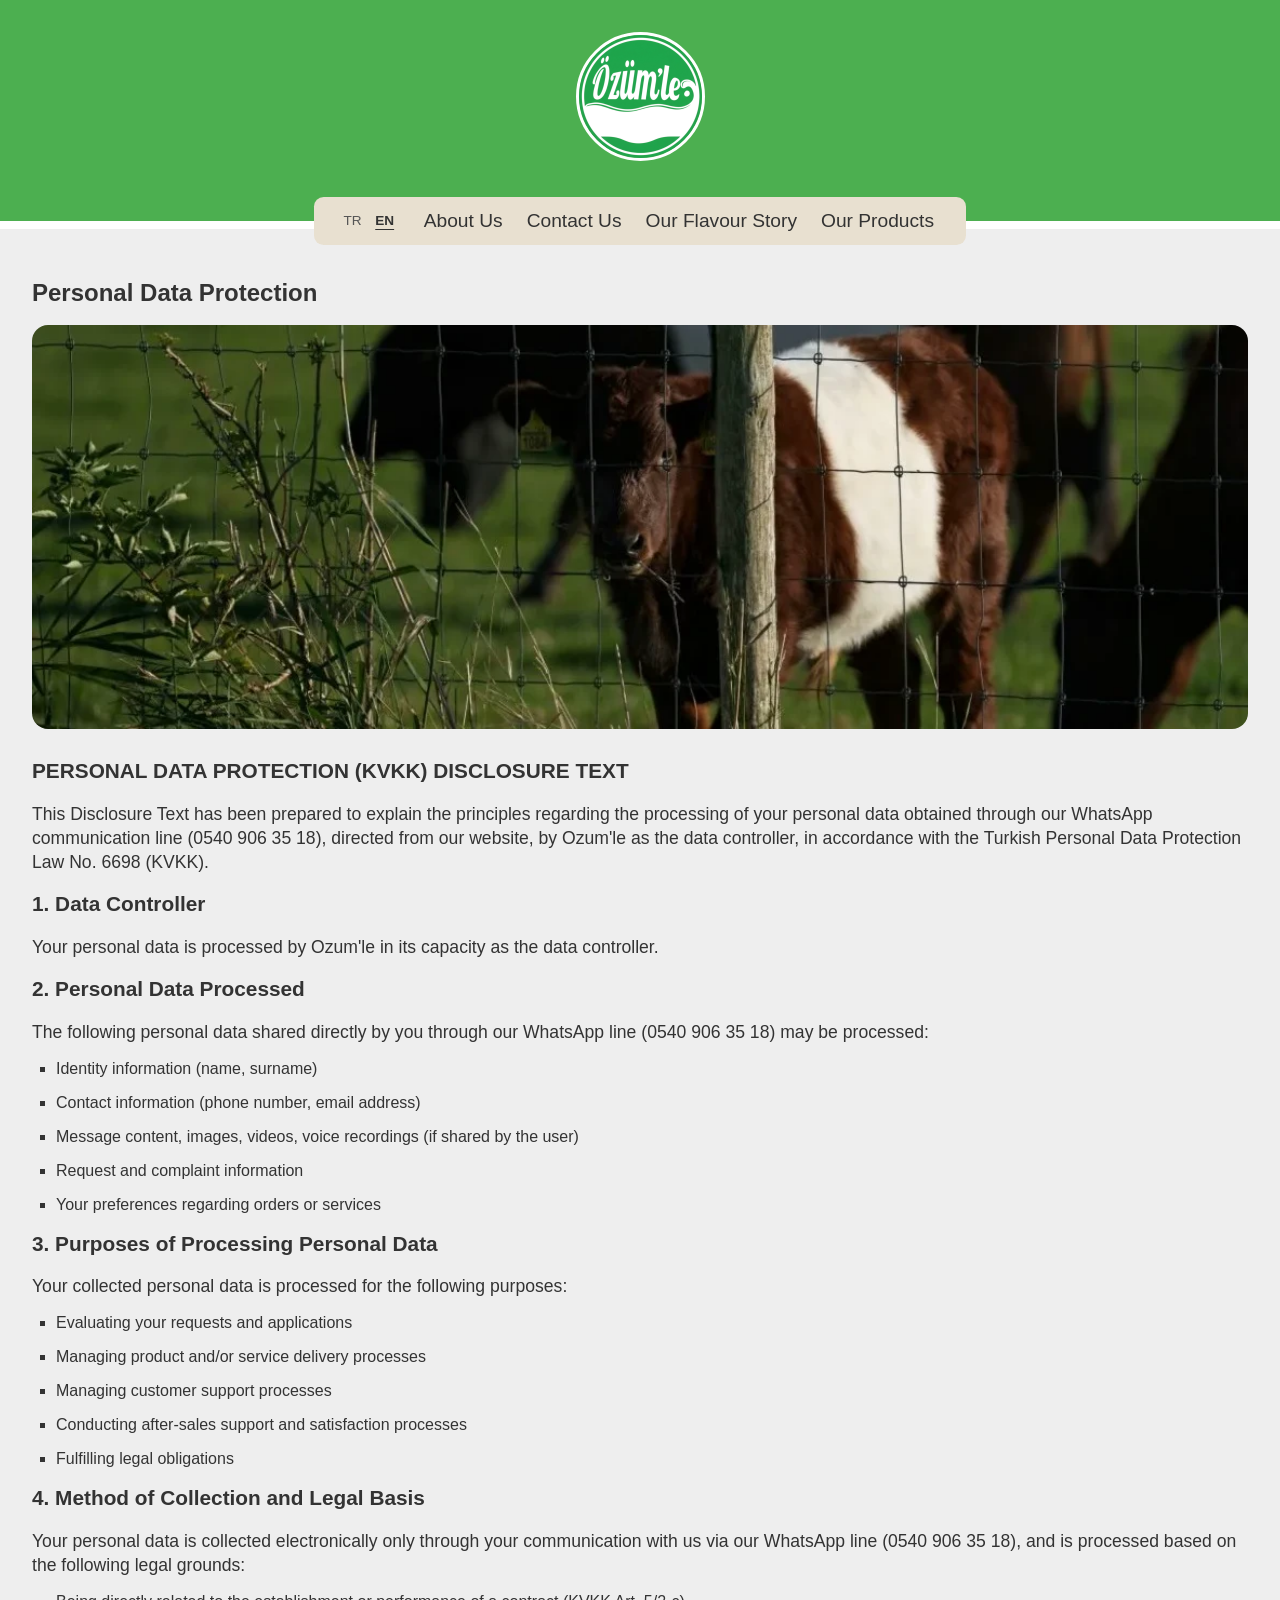
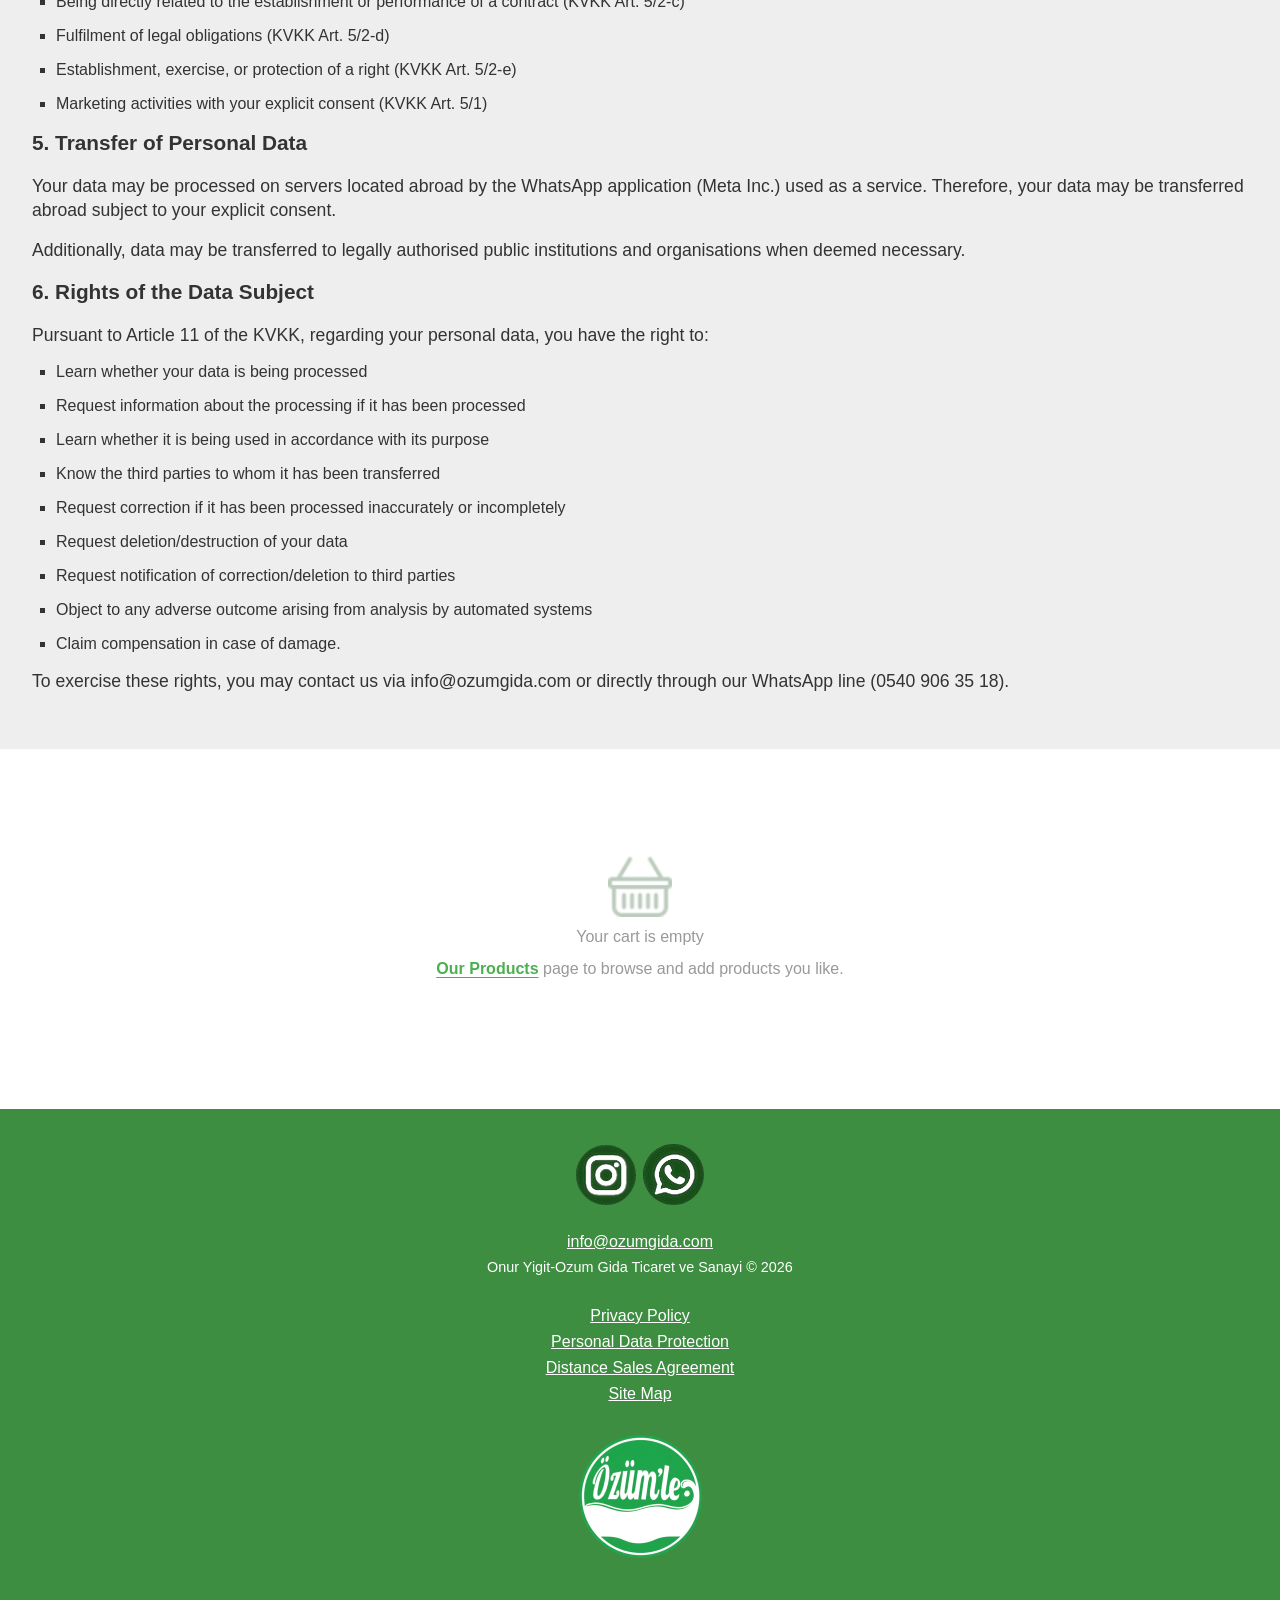
<file: pages/kvkk.html>
<!DOCTYPE html>
<html lang="en">
  <head>
    <meta charset="utf-8">
    <meta name="viewport" content="width=device-width, initial-scale=1">
    <title>Personal Data Protection | Ozum'le Privacy Policy</title>
    <meta name="description" content="At Ozum'le, the security and protection of your personal data is our top priority. Review our policies under the Turkish Personal Data Protection Law (KVKK).">
    <meta name="keywords" content="Personal data protection, KVKK compliant e-commerce, customer data security, data security standards, data protection in food industry">
    <link rel="canonical" href="https://en.ozumle.com/pages/kvkk.html">
    <link rel="alternate" hreflang="tr" href="https://ozumle.com/pages/kvkk.html"><link rel="alternate" hreflang="en" href="https://en.ozumle.com/pages/kvkk.html">
    <link rel="stylesheet" href="/site.css" />
    <link rel="icon" href="/favicon.png" type="image/png"/>
  </head>
  <body>
    <section class="off">No internet connection. Please check your network.</section>
    <header><a href="/"><img src="/logo.png" alt="Bringing the traditional flavours of Anatolia to your table with a modern touch." title="Bringing the traditional flavours of Anatolia to your table with a modern touch." /></a></header>
    <nav><span class="lang"><a href="https://ozumle.com" hreflang="tr">TR</a><b>EN</b></span><div><a href="/pages/hakkimizda.html">About Us</a><a href="/pages/iletisim.html">Contact Us</a><a href="/pages/lezzetimizin-hikayesi.html">Our Flavour Story</a><a href="/pages/urunlerimiz.html">Our Products</a></div></nav>
    <main><article><h2>Personal Data Protection</h2><img src="/img/pages/kvkk-k.webp" data-src="/img/pages/kvkk.webp" loading="lazy" alt="Personal Data Protection" title="Personal Data Protection"><h3>PERSONAL DATA PROTECTION (KVKK) DISCLOSURE TEXT</h3><p>This Disclosure Text has been prepared to explain the principles regarding the processing of your personal data obtained through our WhatsApp communication line (0540 906 35 18), directed from our website, by Ozum'le as the data controller, in accordance with the Turkish Personal Data Protection Law No. 6698 (KVKK).</p><h3>1. Data Controller</h3><p>Your personal data is processed by Ozum'le in its capacity as the data controller.</p><h3>2. Personal Data Processed</h3><p>The following personal data shared directly by you through our WhatsApp line (0540 906 35 18) may be processed:</p><ul><li>Identity information (name, surname)</li><li>Contact information (phone number, email address)</li><li>Message content, images, videos, voice recordings (if shared by the user)</li><li>Request and complaint information</li><li>Your preferences regarding orders or services</li></ul><h3>3. Purposes of Processing Personal Data</h3><p>Your collected personal data is processed for the following purposes:</p><ul><li>Evaluating your requests and applications</li><li>Managing product and/or service delivery processes</li><li>Managing customer support processes</li><li>Conducting after-sales support and satisfaction processes</li><li>Fulfilling legal obligations</li></ul><h3>4. Method of Collection and Legal Basis</h3><p>Your personal data is collected electronically only through your communication with us via our WhatsApp line (0540 906 35 18), and is processed based on the following legal grounds:</p><ul><li>Being directly related to the establishment or performance of a contract (KVKK Art. 5/2-c)</li><li>Fulfilment of legal obligations (KVKK Art. 5/2-d)</li><li>Establishment, exercise, or protection of a right (KVKK Art. 5/2-e)</li><li>Marketing activities with your explicit consent (KVKK Art. 5/1)</li></ul><h3>5. Transfer of Personal Data</h3><p>Your data may be processed on servers located abroad by the WhatsApp application (Meta Inc.) used as a service. Therefore, your data may be transferred abroad subject to your explicit consent.</p><p>Additionally, data may be transferred to legally authorised public institutions and organisations when deemed necessary.</p><h3>6. Rights of the Data Subject</h3><p>Pursuant to Article 11 of the KVKK, regarding your personal data, you have the right to:</p><ul><li>Learn whether your data is being processed</li><li>Request information about the processing if it has been processed</li><li>Learn whether it is being used in accordance with its purpose</li><li>Know the third parties to whom it has been transferred</li><li>Request correction if it has been processed inaccurately or incompletely</li><li>Request deletion/destruction of your data</li><li>Request notification of correction/deletion to third parties</li><li>Object to any adverse outcome arising from analysis by automated systems</li><li>Claim compensation in case of damage.</li></ul><p>To exercise these rights, you may contact us via info@ozumgida.com or directly through our WhatsApp line (0540 906 35 18).</p></article></main>
    <section id="basket"></section>
    <footer>
      <menu><a href="https://www.instagram.com/ozumlelezzetler/" target="_blank"><img src="/img/instagram.png" alt="Instagram"></a><a href="https://wa.me/905409063518" target="_blank"><img src="/img/whatsapp.png" alt="WhatsApp"></a></menu>
      <a href="mailto:info@ozumgida.com">info@ozumgida.com</a>
      <h1>Onur Yigit-Ozum Gida Ticaret ve Sanayi © 2026</h1>
      <div><a href="/pages/gizlilik-politikasi.html">Privacy Policy</a><a href="/pages/kvkk.html">Personal Data Protection</a><a href="/pages/satis-sozlesmesi.html">Distance Sales Agreement</a><a href="/pages/site-haritasi.html">Site Map</a></div>
      <img src="/logo.png" alt="Bringing the traditional flavours of Anatolia to your table with a modern touch." title="Bringing the traditional flavours of Anatolia to your table with a modern touch." />
    </footer>
    <script src="/site.js"></script>
  </body>
</html>
</file>
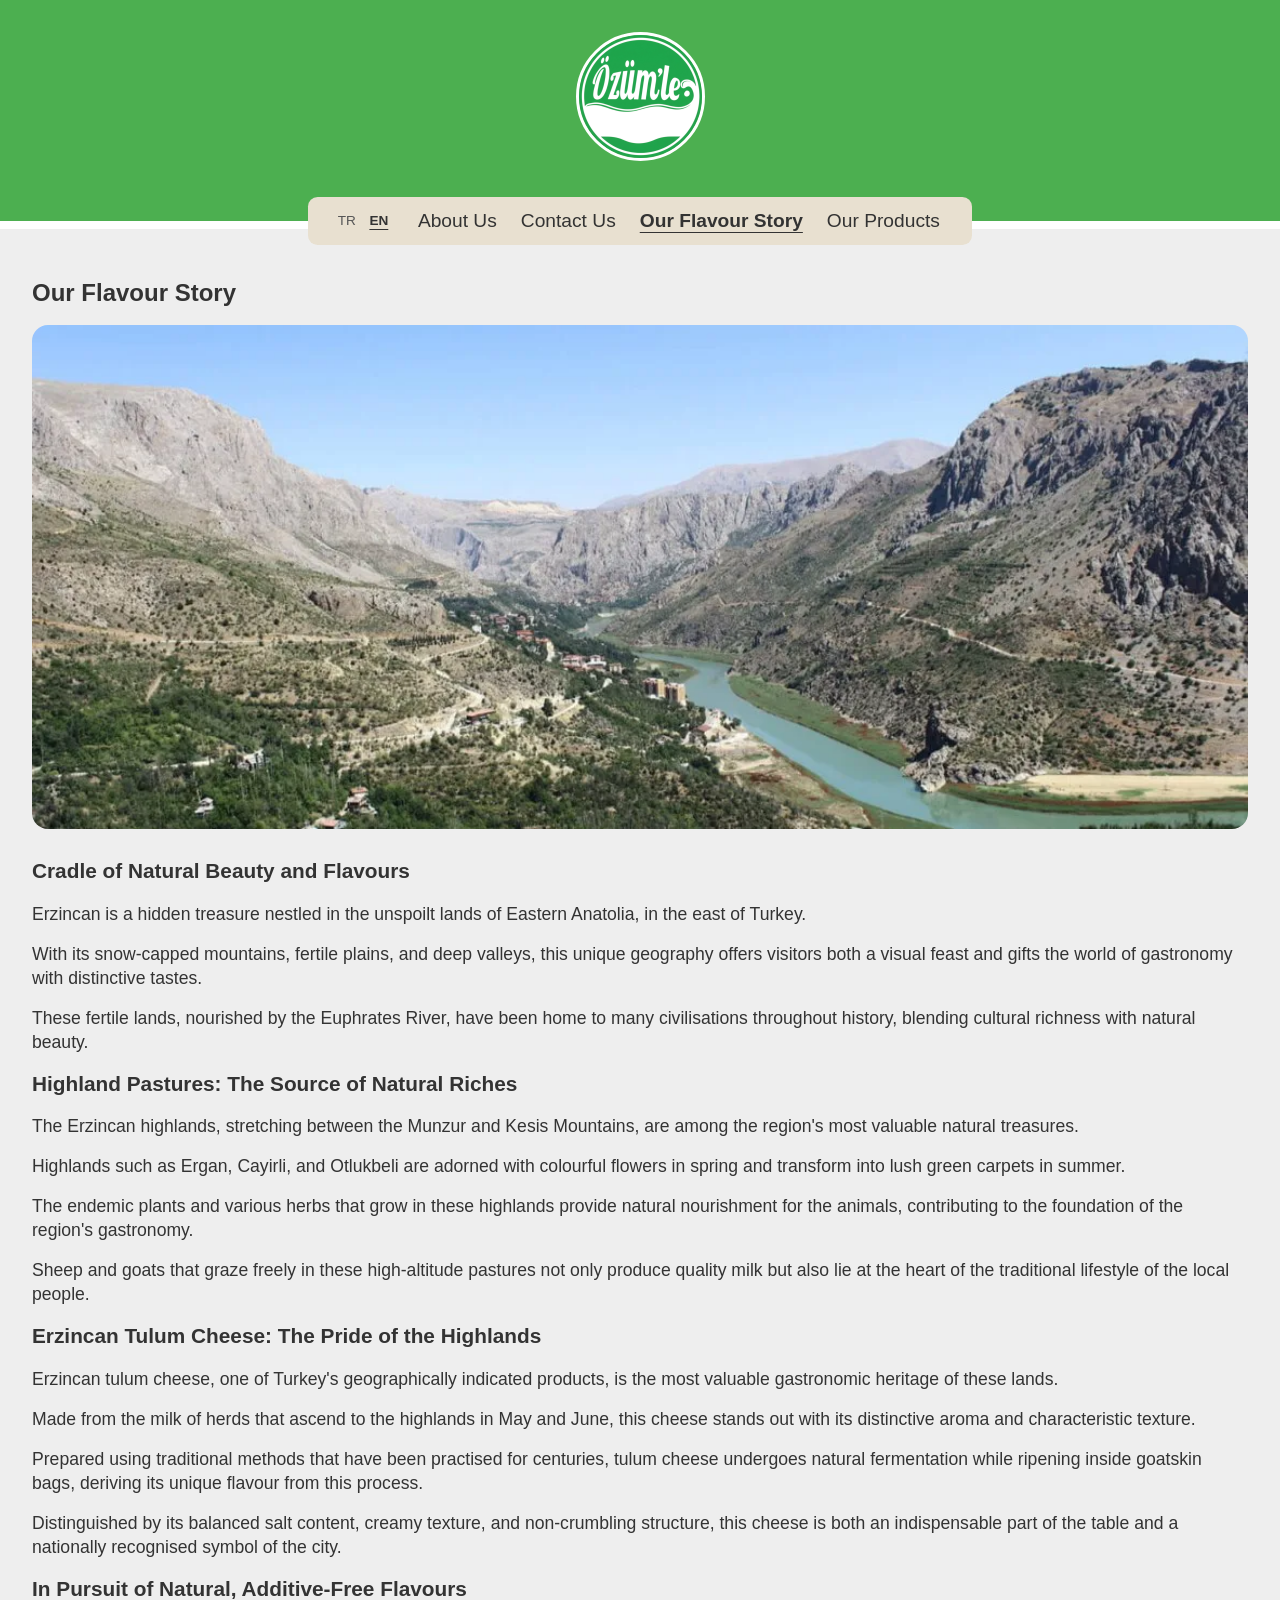
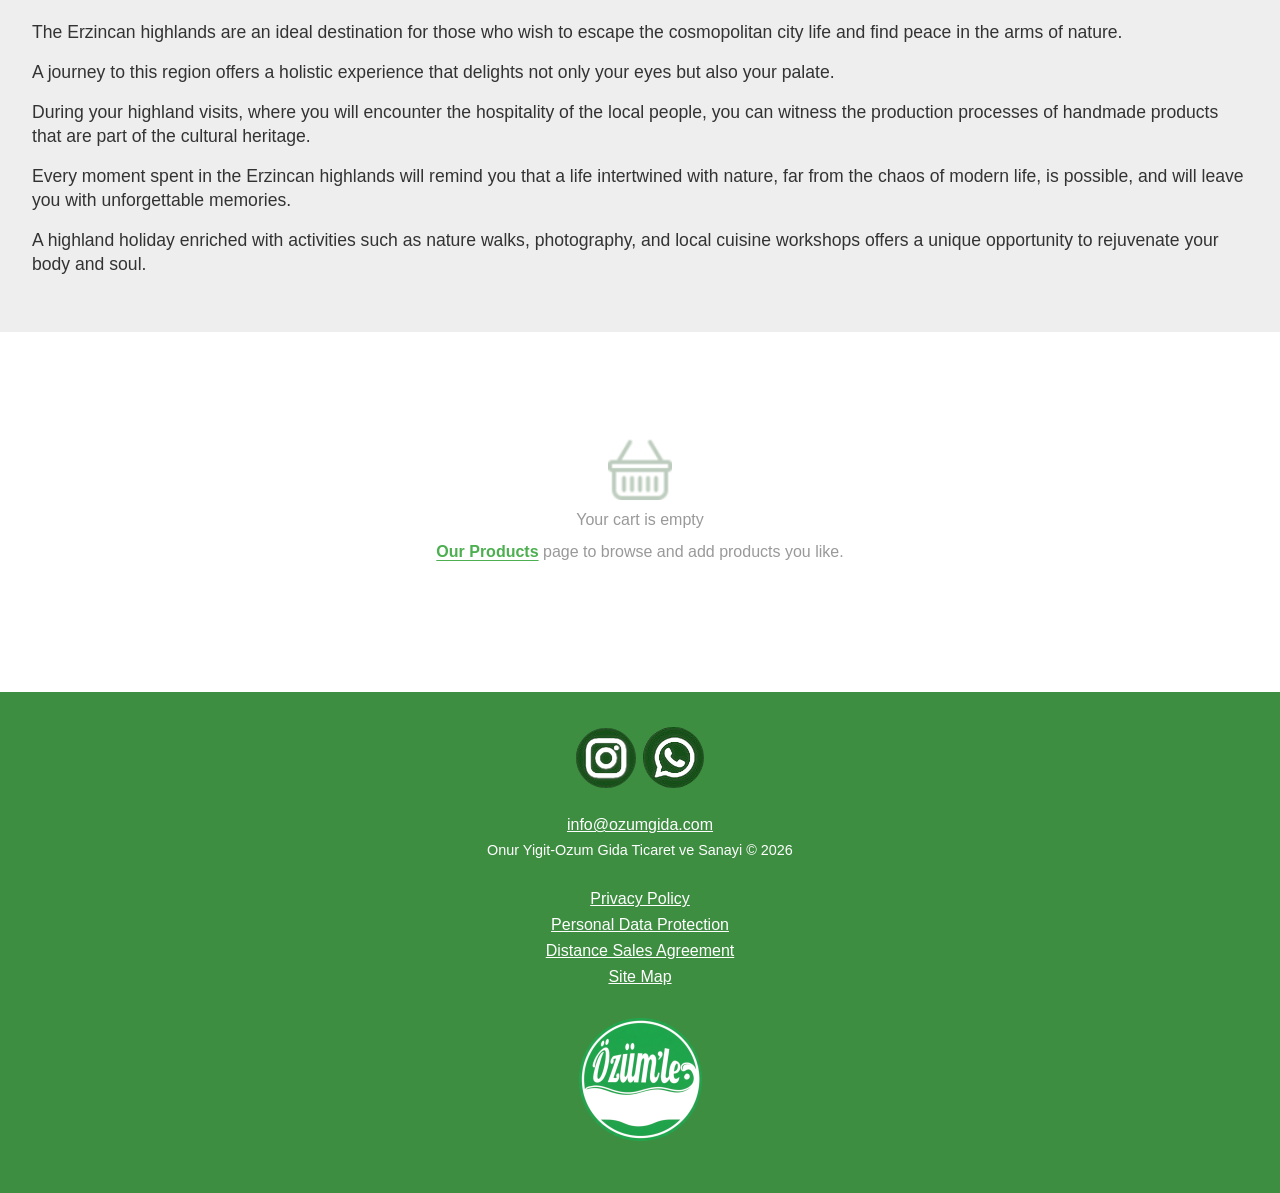
<file: pages/lezzetimizin-hikayesi.html>
<!DOCTYPE html>
<html lang="en">
  <head>
    <meta charset="utf-8">
    <meta name="viewport" content="width=device-width, initial-scale=1">
    <title>Our Flavour Story | Ozum'le Erzincan Flavours</title>
    <meta name="description" content="We preserve the centuries-old tradition of Erzincan Tulum Cheese. Discover the story of our cheeses, ripened by the hands of our master craftsmen in the clean mountain air.">
    <meta name="keywords" content="Erzincan cheese tradition, traditional tulum cheese story, Anatolian cheese culture, local food production">
    <link rel="canonical" href="https://en.ozumle.com/pages/lezzetimizin-hikayesi.html">
    <link rel="alternate" hreflang="tr" href="https://ozumle.com/pages/lezzetimizin-hikayesi.html"><link rel="alternate" hreflang="en" href="https://en.ozumle.com/pages/lezzetimizin-hikayesi.html">
    <link rel="stylesheet" href="/site.css" />
    <link rel="icon" href="/favicon.png" type="image/png"/>
  </head>
  <body>
    <section class="off">No internet connection. Please check your network.</section>
    <header><a href="/"><img src="/logo.png" alt="Bringing the traditional flavours of Anatolia to your table with a modern touch." title="Bringing the traditional flavours of Anatolia to your table with a modern touch." /></a></header>
    <nav><span class="lang"><a href="https://ozumle.com" hreflang="tr">TR</a><b>EN</b></span><div><a href="/pages/hakkimizda.html">About Us</a><a href="/pages/iletisim.html">Contact Us</a><a href="/pages/lezzetimizin-hikayesi.html" class="active">Our Flavour Story</a><a href="/pages/urunlerimiz.html">Our Products</a></div></nav>
    <main><article><h2>Our Flavour Story</h2><img src="/img/pages/lezzetimizin-hikayesi-k.webp" data-src="/img/pages/lezzetimizin-hikayesi.webp" loading="lazy" alt="Our Flavour Story" title="Our Flavour Story"><h3>Cradle of Natural Beauty and Flavours</h3><p>Erzincan is a hidden treasure nestled in the unspoilt lands of Eastern Anatolia, in the east of Turkey.</p><p>With its snow-capped mountains, fertile plains, and deep valleys, this unique geography offers visitors both a visual feast and gifts the world of gastronomy with distinctive tastes.</p><p>These fertile lands, nourished by the Euphrates River, have been home to many civilisations throughout history, blending cultural richness with natural beauty.</p><h3>Highland Pastures: The Source of Natural Riches</h3><p>The Erzincan highlands, stretching between the Munzur and Kesis Mountains, are among the region's most valuable natural treasures.</p><p>Highlands such as Ergan, Cayirli, and Otlukbeli are adorned with colourful flowers in spring and transform into lush green carpets in summer.</p><p>The endemic plants and various herbs that grow in these highlands provide natural nourishment for the animals, contributing to the foundation of the region's gastronomy.</p><p>Sheep and goats that graze freely in these high-altitude pastures not only produce quality milk but also lie at the heart of the traditional lifestyle of the local people.</p><h3>Erzincan Tulum Cheese: The Pride of the Highlands</h3><p>Erzincan tulum cheese, one of Turkey's geographically indicated products, is the most valuable gastronomic heritage of these lands.</p><p>Made from the milk of herds that ascend to the highlands in May and June, this cheese stands out with its distinctive aroma and characteristic texture.</p><p>Prepared using traditional methods that have been practised for centuries, tulum cheese undergoes natural fermentation while ripening inside goatskin bags, deriving its unique flavour from this process.</p><p>Distinguished by its balanced salt content, creamy texture, and non-crumbling structure, this cheese is both an indispensable part of the table and a nationally recognised symbol of the city.</p><h3>In Pursuit of Natural, Additive-Free Flavours</h3><p>The Erzincan highlands are an ideal destination for those who wish to escape the cosmopolitan city life and find peace in the arms of nature.</p><p>A journey to this region offers a holistic experience that delights not only your eyes but also your palate.</p><p>During your highland visits, where you will encounter the hospitality of the local people, you can witness the production processes of handmade products that are part of the cultural heritage.</p><p>Every moment spent in the Erzincan highlands will remind you that a life intertwined with nature, far from the chaos of modern life, is possible, and will leave you with unforgettable memories.</p><p>A highland holiday enriched with activities such as nature walks, photography, and local cuisine workshops offers a unique opportunity to rejuvenate your body and soul.</p></article></main>
    <section id="basket"></section>
    <footer>
      <menu><a href="https://www.instagram.com/ozumlelezzetler/" target="_blank"><img src="/img/instagram.png" alt="Instagram"></a><a href="https://wa.me/905409063518" target="_blank"><img src="/img/whatsapp.png" alt="WhatsApp"></a></menu>
      <a href="mailto:info@ozumgida.com">info@ozumgida.com</a>
      <h1>Onur Yigit-Ozum Gida Ticaret ve Sanayi © 2026</h1>
      <div><a href="/pages/gizlilik-politikasi.html">Privacy Policy</a><a href="/pages/kvkk.html">Personal Data Protection</a><a href="/pages/satis-sozlesmesi.html">Distance Sales Agreement</a><a href="/pages/site-haritasi.html">Site Map</a></div>
      <img src="/logo.png" alt="Bringing the traditional flavours of Anatolia to your table with a modern touch." title="Bringing the traditional flavours of Anatolia to your table with a modern touch." />
    </footer>
    <script src="/site.js"></script>
  </body>
</html>
</file>
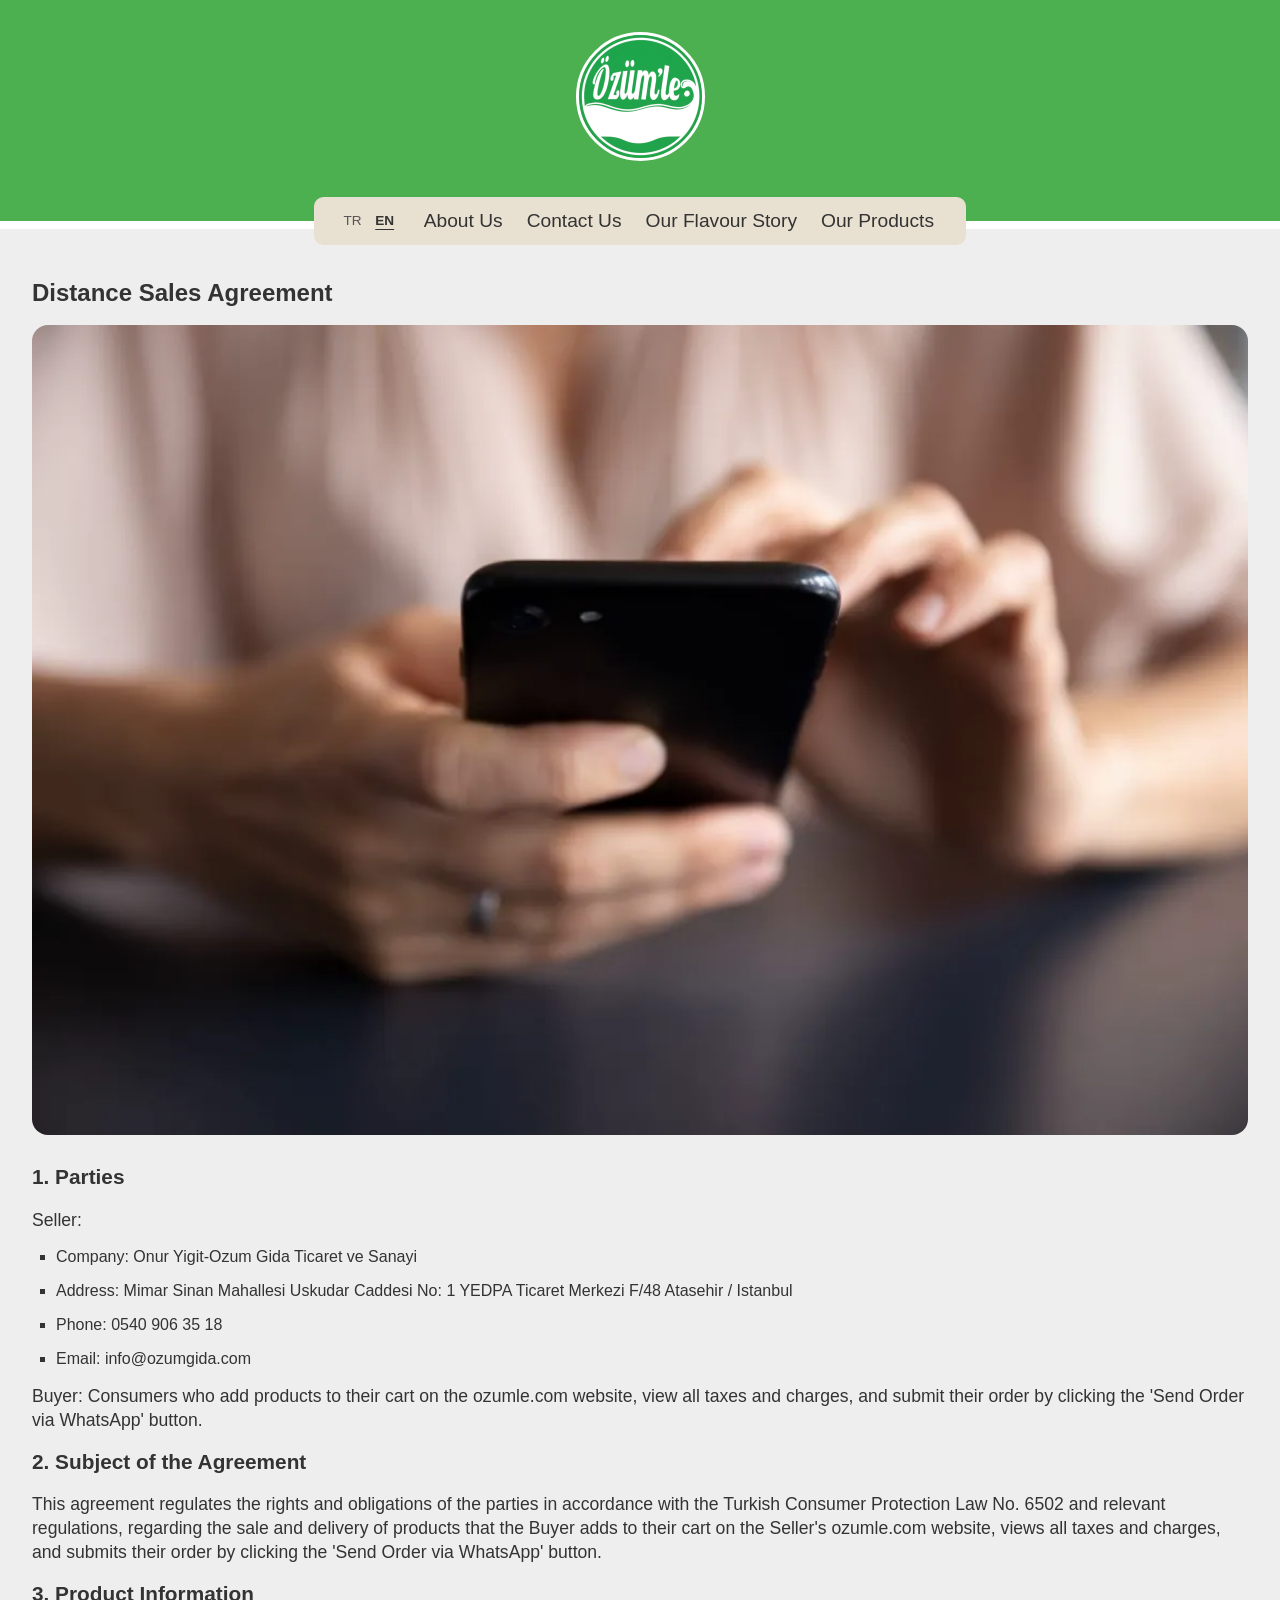
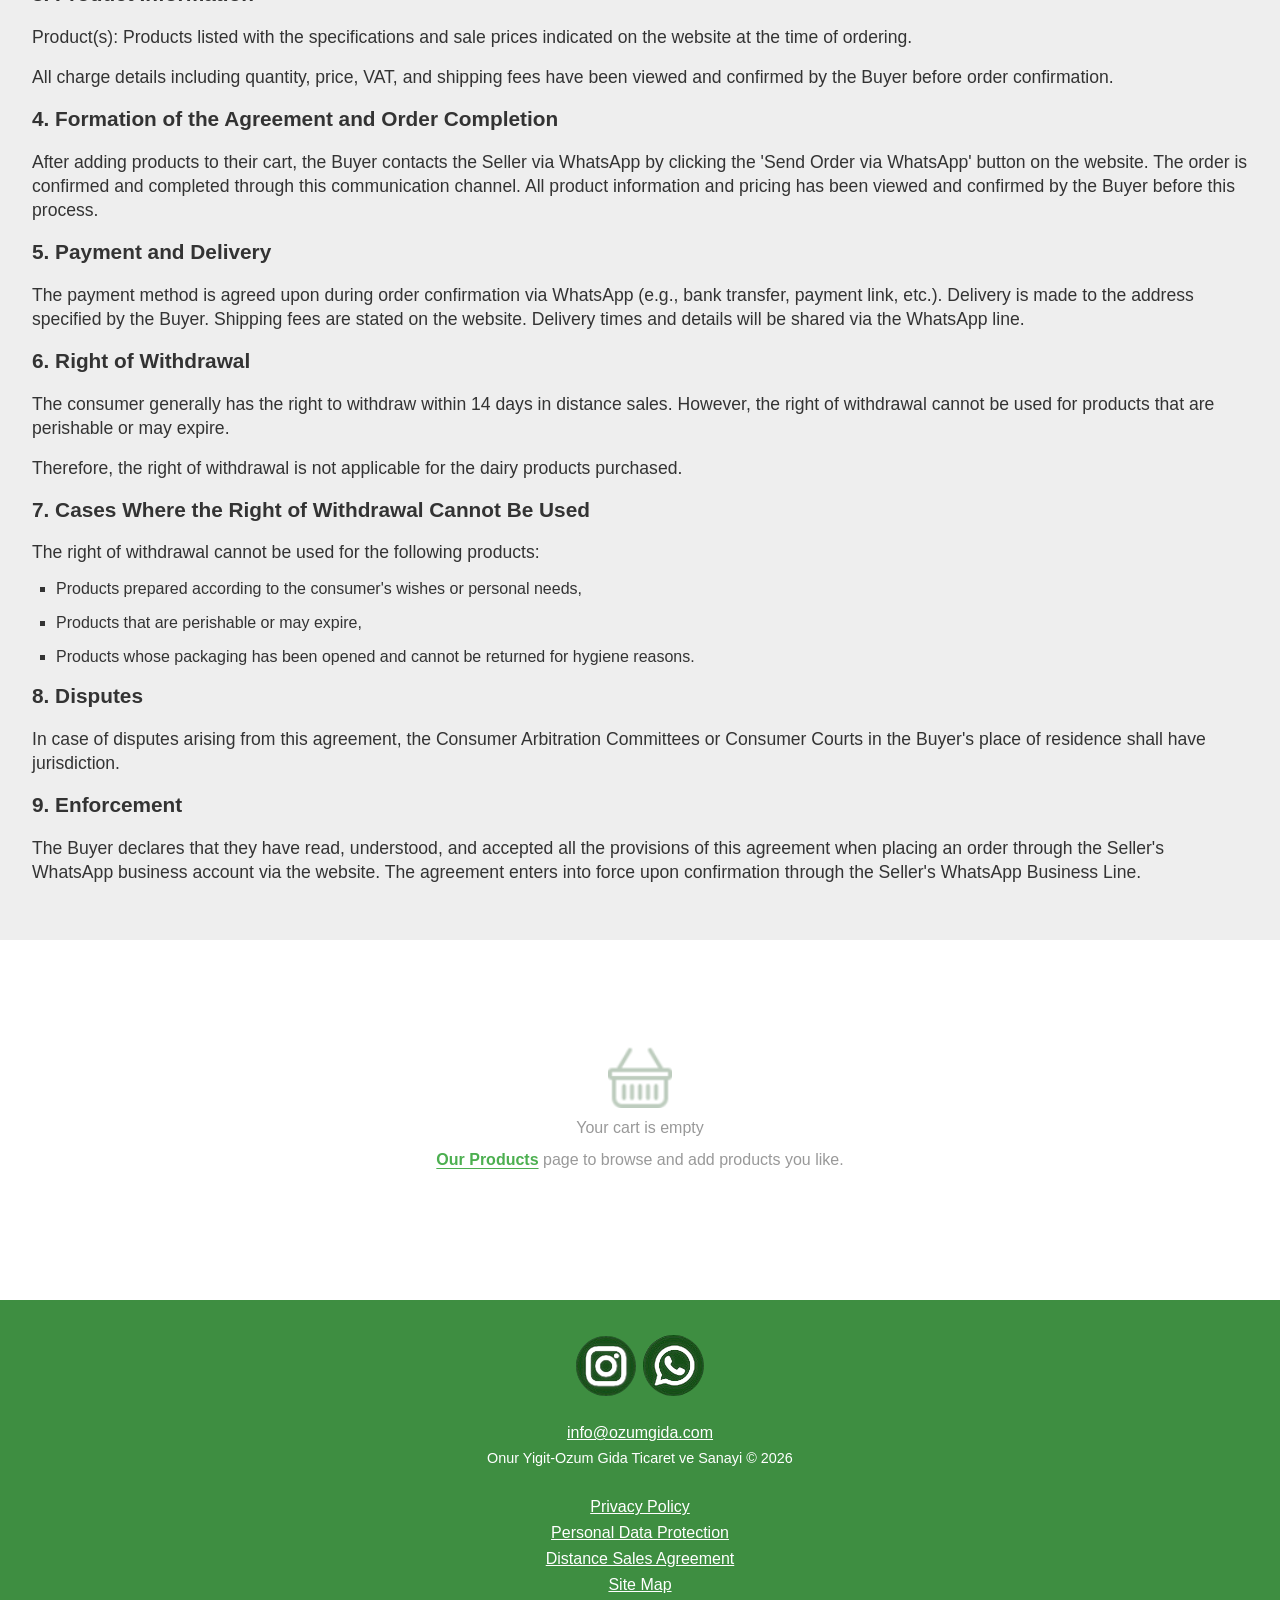
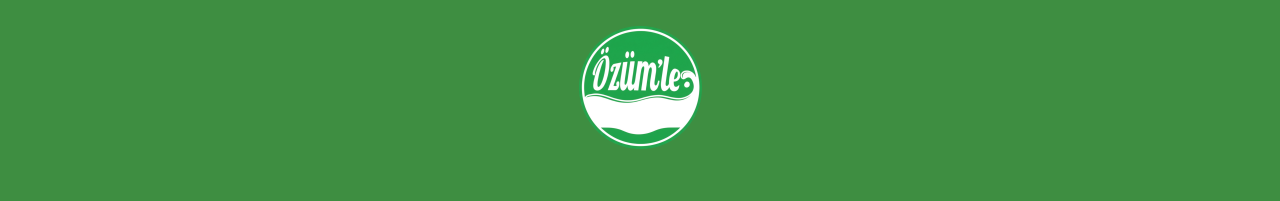
<file: pages/satis-sozlesmesi.html>
<!DOCTYPE html>
<html lang="en">
  <head>
    <meta charset="utf-8">
    <meta name="viewport" content="width=device-width, initial-scale=1">
    <title>Distance Sales Agreement | Ozum'le Legal Information</title>
    <meta name="description" content="Review our distance sales agreement that clearly outlines your rights and our responsibilities during your purchase.">
    <meta name="keywords" content="Food product sales agreement, legal consumer rights, consumer protection in e-commerce, cheese purchase legal terms">
    <link rel="canonical" href="https://en.ozumle.com/pages/satis-sozlesmesi.html">
    <link rel="alternate" hreflang="tr" href="https://ozumle.com/pages/satis-sozlesmesi.html"><link rel="alternate" hreflang="en" href="https://en.ozumle.com/pages/satis-sozlesmesi.html">
    <link rel="stylesheet" href="/site.css" />
    <link rel="icon" href="/favicon.png" type="image/png"/>
  </head>
  <body>
    <section class="off">No internet connection. Please check your network.</section>
    <header><a href="/"><img src="/logo.png" alt="Bringing the traditional flavours of Anatolia to your table with a modern touch." title="Bringing the traditional flavours of Anatolia to your table with a modern touch." /></a></header>
    <nav><span class="lang"><a href="https://ozumle.com" hreflang="tr">TR</a><b>EN</b></span><div><a href="/pages/hakkimizda.html">About Us</a><a href="/pages/iletisim.html">Contact Us</a><a href="/pages/lezzetimizin-hikayesi.html">Our Flavour Story</a><a href="/pages/urunlerimiz.html">Our Products</a></div></nav>
    <main><article><h2>Distance Sales Agreement</h2><img src="/img/pages/satis-sozlesmesi-k.webp" data-src="/img/pages/satis-sozlesmesi.webp" loading="lazy" alt="Distance Sales Agreement" title="Distance Sales Agreement"><h3>1. Parties</h3><p>Seller:</p><ul><li>Company: Onur Yigit-Ozum Gida Ticaret ve Sanayi</li><li>Address: Mimar Sinan Mahallesi Uskudar Caddesi No: 1 YEDPA Ticaret Merkezi F/48 Atasehir / Istanbul</li><li>Phone: 0540 906 35 18</li><li>Email: info@ozumgida.com</li></ul><p>Buyer: Consumers who add products to their cart on the ozumle.com website, view all taxes and charges, and submit their order by clicking the 'Send Order via WhatsApp' button.</p><h3>2. Subject of the Agreement</h3><p>This agreement regulates the rights and obligations of the parties in accordance with the Turkish Consumer Protection Law No. 6502 and relevant regulations, regarding the sale and delivery of products that the Buyer adds to their cart on the Seller's ozumle.com website, views all taxes and charges, and submits their order by clicking the 'Send Order via WhatsApp' button.</p><h3>3. Product Information</h3><p>Product(s): Products listed with the specifications and sale prices indicated on the website at the time of ordering.</p><p>All charge details including quantity, price, VAT, and shipping fees have been viewed and confirmed by the Buyer before order confirmation.</p><h3>4. Formation of the Agreement and Order Completion</h3><p>After adding products to their cart, the Buyer contacts the Seller via WhatsApp by clicking the 'Send Order via WhatsApp' button on the website. The order is confirmed and completed through this communication channel. All product information and pricing has been viewed and confirmed by the Buyer before this process.</p><h3>5. Payment and Delivery</h3><p>The payment method is agreed upon during order confirmation via WhatsApp (e.g., bank transfer, payment link, etc.). Delivery is made to the address specified by the Buyer. Shipping fees are stated on the website. Delivery times and details will be shared via the WhatsApp line.</p><h3>6. Right of Withdrawal</h3><p>The consumer generally has the right to withdraw within 14 days in distance sales. However, the right of withdrawal cannot be used for products that are perishable or may expire.</p><p>Therefore, the right of withdrawal is not applicable for the dairy products purchased.</p><h3>7. Cases Where the Right of Withdrawal Cannot Be Used</h3><p>The right of withdrawal cannot be used for the following products:</p><ul><li>Products prepared according to the consumer's wishes or personal needs,</li><li>Products that are perishable or may expire,</li><li>Products whose packaging has been opened and cannot be returned for hygiene reasons.</li></ul><h3>8. Disputes</h3><p>In case of disputes arising from this agreement, the Consumer Arbitration Committees or Consumer Courts in the Buyer's place of residence shall have jurisdiction.</p><h3>9. Enforcement</h3><p>The Buyer declares that they have read, understood, and accepted all the provisions of this agreement when placing an order through the Seller's WhatsApp business account via the website. The agreement enters into force upon confirmation through the Seller's WhatsApp Business Line.</p></article></main>
    <section id="basket"></section>
    <footer>
      <menu><a href="https://www.instagram.com/ozumlelezzetler/" target="_blank"><img src="/img/instagram.png" alt="Instagram"></a><a href="https://wa.me/905409063518" target="_blank"><img src="/img/whatsapp.png" alt="WhatsApp"></a></menu>
      <a href="mailto:info@ozumgida.com">info@ozumgida.com</a>
      <h1>Onur Yigit-Ozum Gida Ticaret ve Sanayi © 2026</h1>
      <div><a href="/pages/gizlilik-politikasi.html">Privacy Policy</a><a href="/pages/kvkk.html">Personal Data Protection</a><a href="/pages/satis-sozlesmesi.html">Distance Sales Agreement</a><a href="/pages/site-haritasi.html">Site Map</a></div>
      <img src="/logo.png" alt="Bringing the traditional flavours of Anatolia to your table with a modern touch." title="Bringing the traditional flavours of Anatolia to your table with a modern touch." />
    </footer>
    <script src="/site.js"></script>
  </body>
</html>
</file>
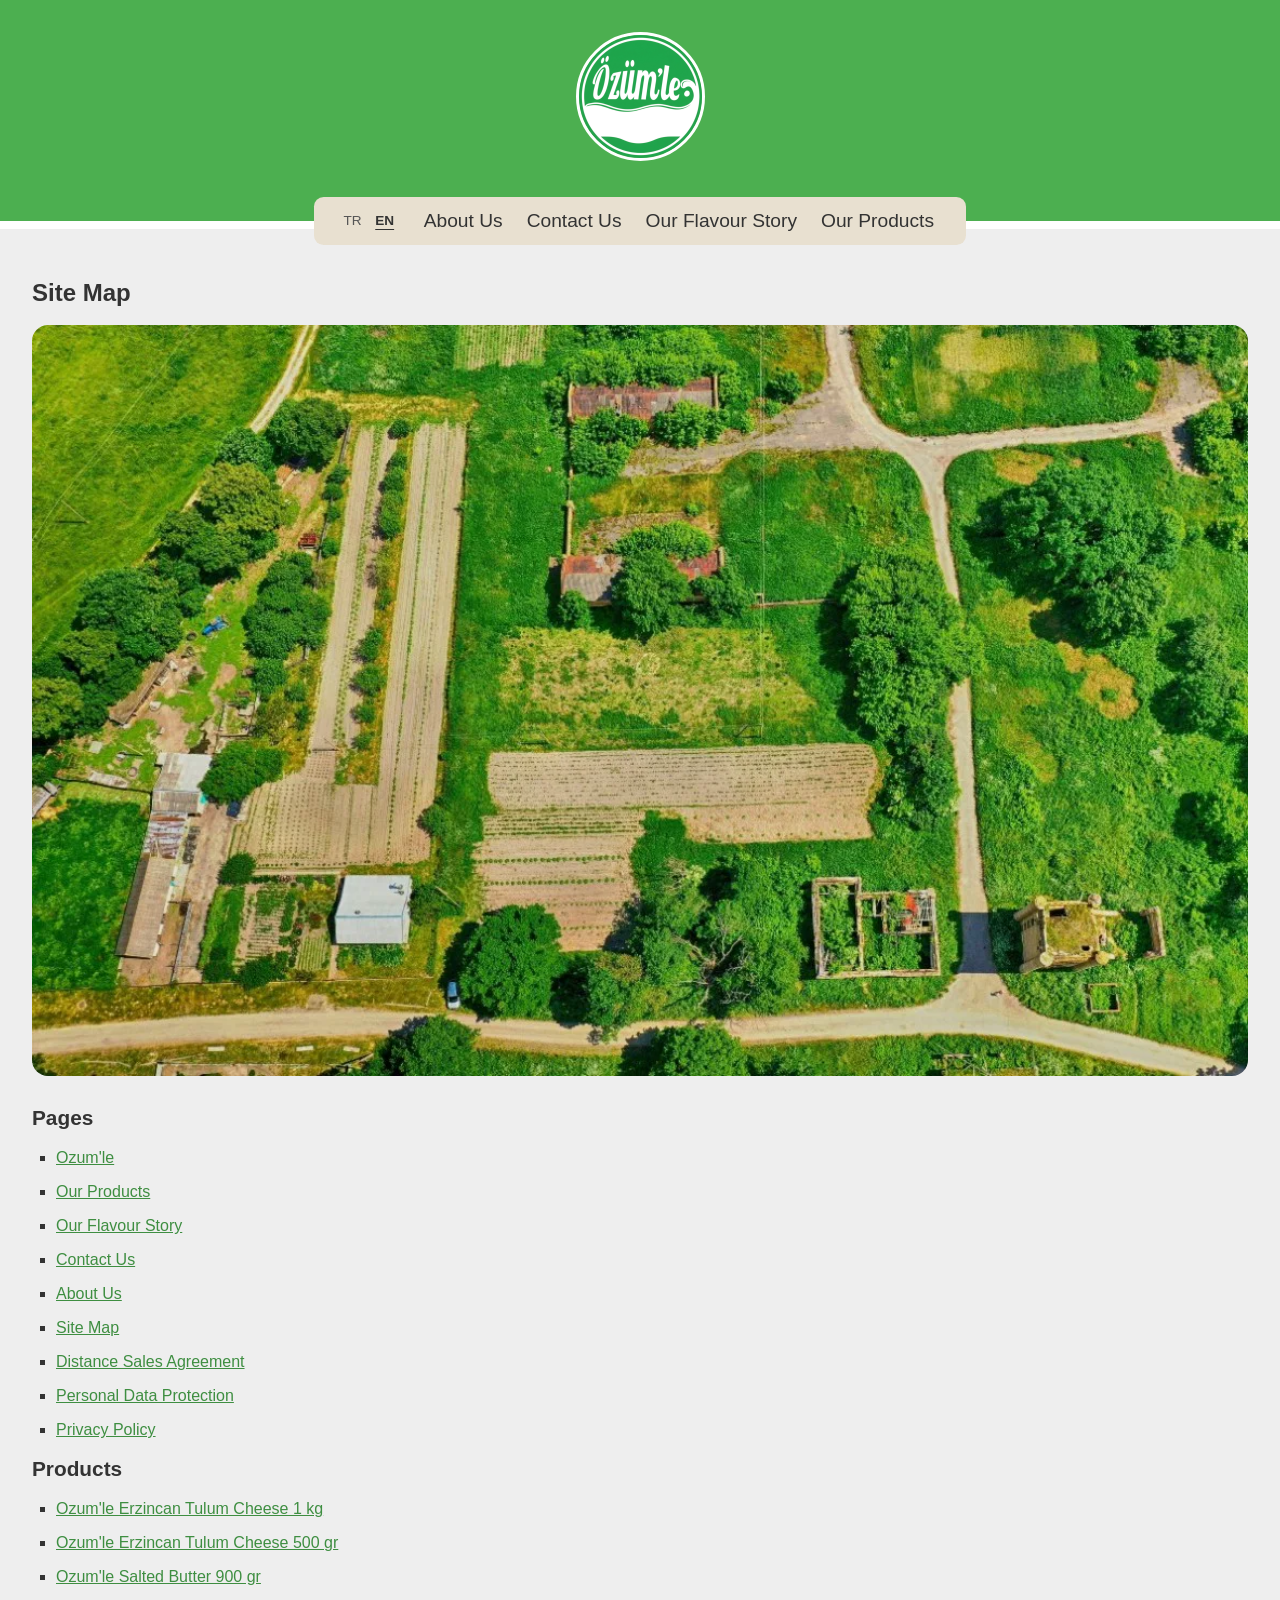
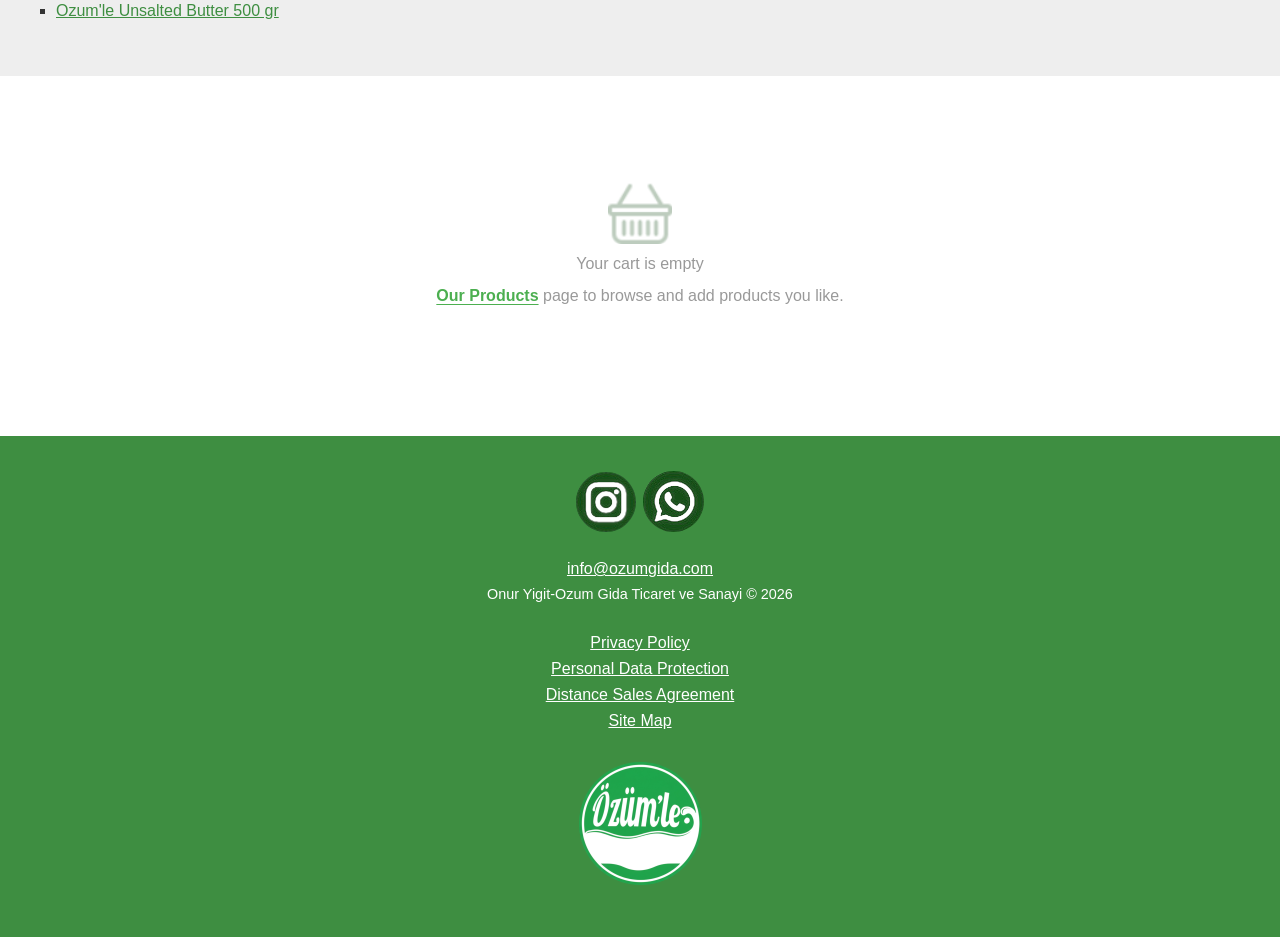
<file: pages/site-haritasi.html>
<!DOCTYPE html>
<html lang="en">
  <head>
    <meta charset="utf-8">
    <meta name="viewport" content="width=device-width, initial-scale=1">
    <title>Site Map | Ozum'le Website Guide</title>
    <meta name="description" content="Quickly access all pages on the Ozum'le website from one place. Our site map is designed to help you easily find the information you need.">
    <meta name="keywords" content="Ozumle site map, Erzincan products website navigation, local food site guide, cheese shopping site structure">
    <link rel="canonical" href="https://en.ozumle.com/pages/site-haritasi.html">
    <link rel="alternate" hreflang="tr" href="https://ozumle.com/pages/site-haritasi.html"><link rel="alternate" hreflang="en" href="https://en.ozumle.com/pages/site-haritasi.html">
    <link rel="stylesheet" href="/site.css" />
    <link rel="icon" href="/favicon.png" type="image/png"/>
  </head>
  <body>
    <section class="off">No internet connection. Please check your network.</section>
    <header><a href="/"><img src="/logo.png" alt="Bringing the traditional flavours of Anatolia to your table with a modern touch." title="Bringing the traditional flavours of Anatolia to your table with a modern touch." /></a></header>
    <nav><span class="lang"><a href="https://ozumle.com" hreflang="tr">TR</a><b>EN</b></span><div><a href="/pages/hakkimizda.html">About Us</a><a href="/pages/iletisim.html">Contact Us</a><a href="/pages/lezzetimizin-hikayesi.html">Our Flavour Story</a><a href="/pages/urunlerimiz.html">Our Products</a></div></nav>
    <main><article><h2>Site Map</h2><img src="/img/pages/site-haritasi-k.webp" data-src="/img/pages/site-haritasi.webp" loading="lazy" alt="Site Map" title="Site Map"><h3>Pages</h3><ul><li><a href='/index.html'>Ozum'le</a></li><li><a href='/pages/urunlerimiz.html'>Our Products</a></li><li><a href='/pages/lezzetimizin-hikayesi.html'>Our Flavour Story</a></li><li><a href='/pages/iletisim.html'>Contact Us</a></li><li><a href='/pages/hakkimizda.html'>About Us</a></li><li><a href='/pages/site-haritasi.html'>Site Map</a></li><li><a href='/pages/satis-sozlesmesi.html'>Distance Sales Agreement</a></li><li><a href='/pages/kvkk.html'>Personal Data Protection</a></li><li><a href='/pages/gizlilik-politikasi.html'>Privacy Policy</a></li></ul><h3>Products</h3><ul><li><a href='/products/erzincan-tulum-peyniri-1000gr.html'>Ozum'le Erzincan Tulum Cheese 1 kg</a></li><li><a href='/products/erzincan-tulum-peyniri-500gr.html'>Ozum'le Erzincan Tulum Cheese 500 gr</a></li><li><a href='/products/tuzlu-tereyagi-900gr.html'>Ozum'le Salted Butter 900 gr</a></li><li><a href='/products/tuzsuz-tereyagi-500gr.html'>Ozum'le Unsalted Butter 500 gr</a></li></ul></article></main>
    <section id="basket"></section>
    <footer>
      <menu><a href="https://www.instagram.com/ozumlelezzetler/" target="_blank"><img src="/img/instagram.png" alt="Instagram"></a><a href="https://wa.me/905409063518" target="_blank"><img src="/img/whatsapp.png" alt="WhatsApp"></a></menu>
      <a href="mailto:info@ozumgida.com">info@ozumgida.com</a>
      <h1>Onur Yigit-Ozum Gida Ticaret ve Sanayi © 2026</h1>
      <div><a href="/pages/gizlilik-politikasi.html">Privacy Policy</a><a href="/pages/kvkk.html">Personal Data Protection</a><a href="/pages/satis-sozlesmesi.html">Distance Sales Agreement</a><a href="/pages/site-haritasi.html">Site Map</a></div>
      <img src="/logo.png" alt="Bringing the traditional flavours of Anatolia to your table with a modern touch." title="Bringing the traditional flavours of Anatolia to your table with a modern touch." />
    </footer>
    <script src="/site.js"></script>
  </body>
</html>
</file>
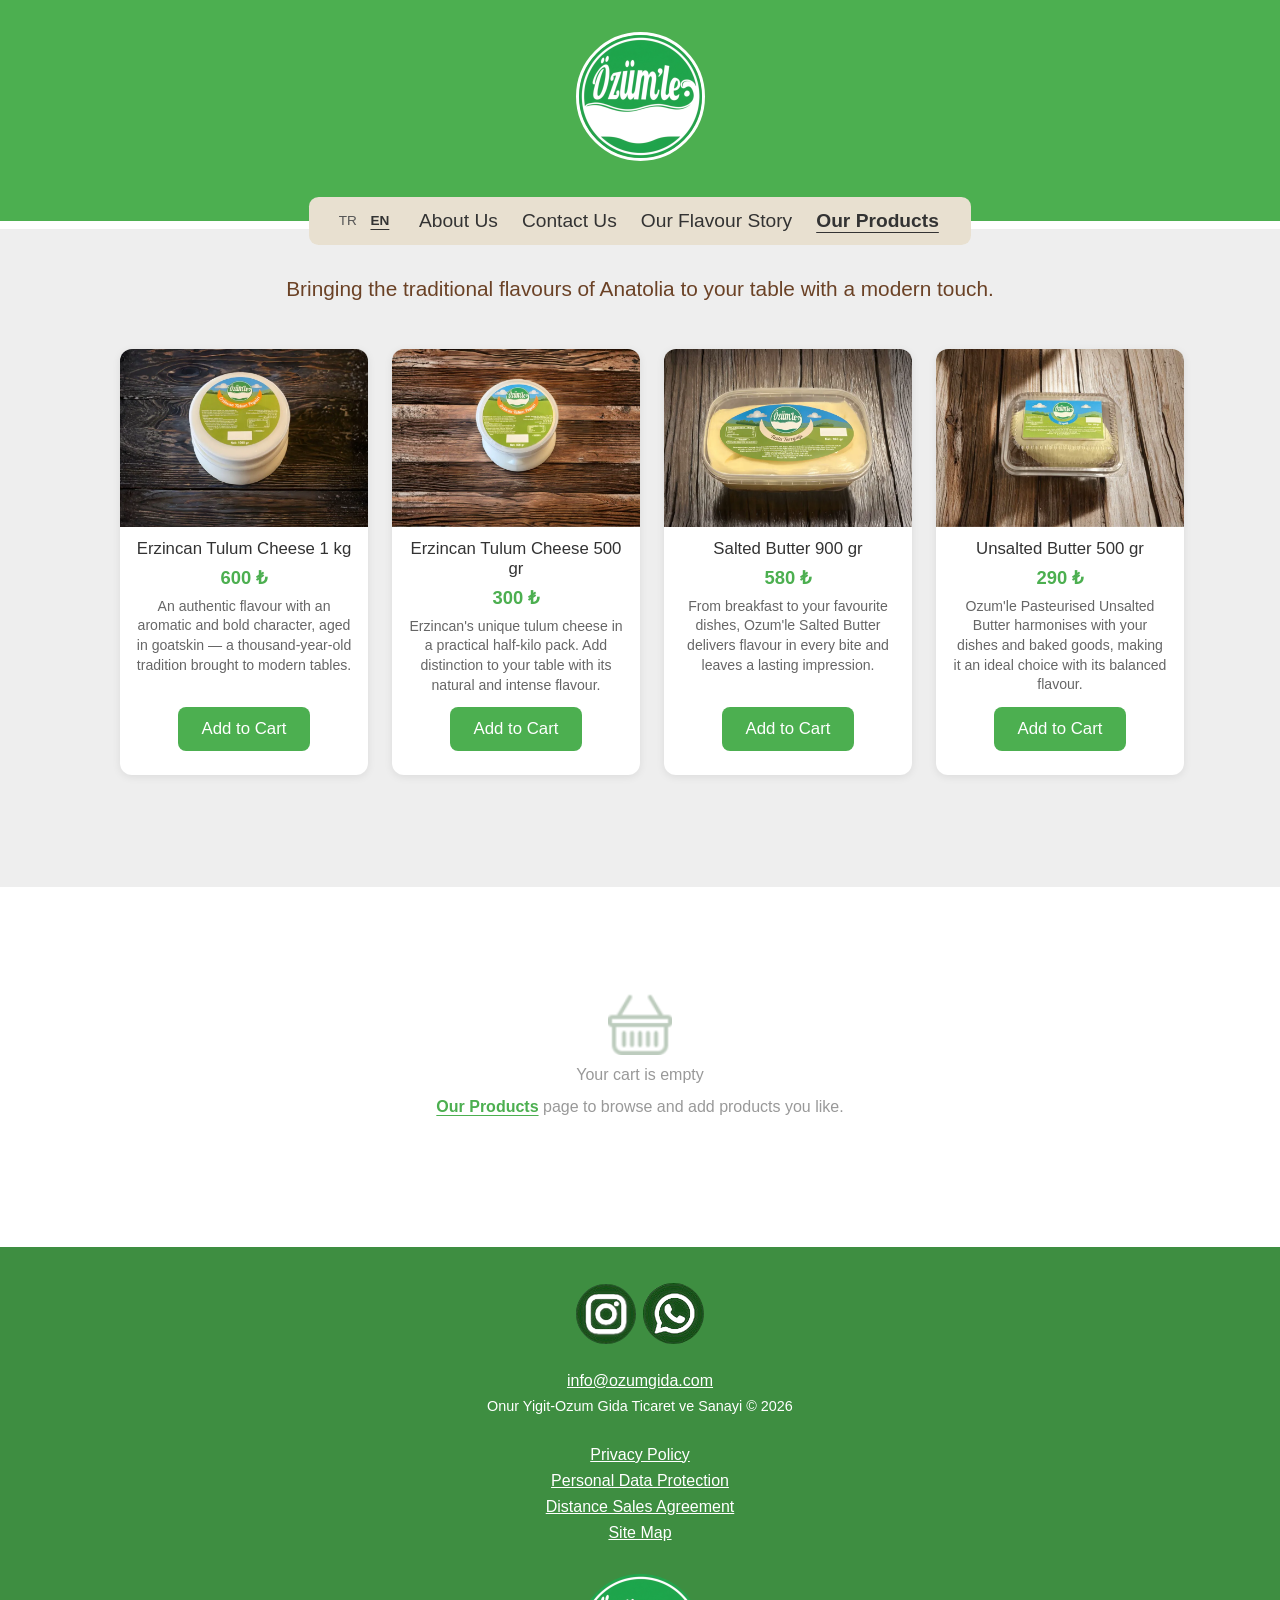
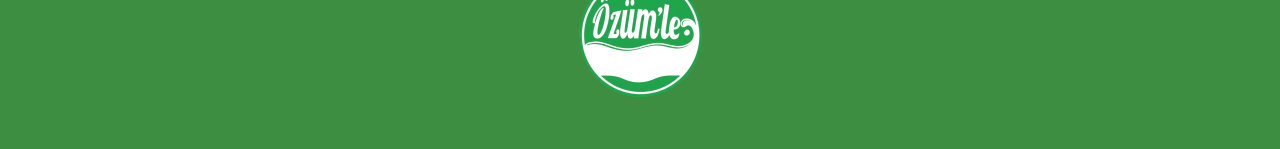
<file: pages/urunlerimiz.html>
<!DOCTYPE html>
<html lang="en">
  <head>
    <meta charset="utf-8">
    <meta name="viewport" content="width=device-width, initial-scale=1">
    <title>Our Products | Ozum'le Erzincan Flavours</title>
    <meta name="description" content="Discover the unique taste of Erzincan Tulum Cheese. Our cheeses, produced using traditional methods from the milk of animals fed on the herbs of high-altitude pastures, add naturalness and richness to your table.">
    <meta name="keywords" content="Erzincan Tulum Cheese, traditional cheese, handmade cheese, natural tulum cheese, erzincan local products">
    <link rel="canonical" href="https://en.ozumle.com/pages/urunlerimiz.html">
    <link rel="alternate" hreflang="tr" href="https://ozumle.com/pages/urunlerimiz.html"><link rel="alternate" hreflang="en" href="https://en.ozumle.com/pages/urunlerimiz.html">
    <link rel="stylesheet" href="/site.css" />
    <link rel="icon" href="/favicon.png" type="image/png"/>
  </head>
  <body>
    <section class="off">No internet connection. Please check your network.</section>
    <header><a href="/"><img src="/logo.png" alt="Bringing the traditional flavours of Anatolia to your table with a modern touch." title="Bringing the traditional flavours of Anatolia to your table with a modern touch." /></a></header>
    <nav><span class="lang"><a href="https://ozumle.com" hreflang="tr">TR</a><b>EN</b></span><div><a href="/pages/hakkimizda.html">About Us</a><a href="/pages/iletisim.html">Contact Us</a><a href="/pages/lezzetimizin-hikayesi.html">Our Flavour Story</a><a href="/pages/urunlerimiz.html" class="active">Our Products</a></div></nav>
    <main><article><h4>Bringing the traditional flavours of Anatolia to your table with a modern touch.</h4><ul class="prd"><li><a href="/products/erzincan-tulum-peyniri-1000gr.html"><img src="/img/products/erzincan-tulum-peyniri-1000gr-k.webp" data-src="/img/products/erzincan-tulum-peyniri-1000gr.webp" loading="lazy" alt="Ozum'le Erzincan Tulum Cheese 1 kg" title="Ozum'le Erzincan Tulum Cheese 1 kg"><h3>Erzincan Tulum Cheese 1 kg</h3></a><b>600 ₺</b><p>An authentic flavour with an aromatic and bold character, aged in goatskin — a thousand-year-old tradition brought to modern tables.</p><button data-id="p1000">Add to Cart</button></li><li><a href="/products/erzincan-tulum-peyniri-500gr.html"><img src="/img/products/erzincan-tulum-peyniri-500gr-k.webp" data-src="/img/products/erzincan-tulum-peyniri-500gr.webp" loading="lazy" alt="Ozum'le Erzincan Tulum Cheese 500 gr" title="Ozum'le Erzincan Tulum Cheese 500 gr"><h3>Erzincan Tulum Cheese 500 gr</h3></a><b>300 ₺</b><p>Erzincan's unique tulum cheese in a practical half-kilo pack. Add distinction to your table with its natural and intense flavour.</p><button data-id="p500">Add to Cart</button></li><li><a href="/products/tuzlu-tereyagi-900gr.html"><img src="/img/products/tuzlu-tereyagi-900gr-k.webp" data-src="/img/products/tuzlu-tereyagi-900gr.webp" loading="lazy" alt="Ozum'le Salted Butter 900 gr" title="Ozum'le Salted Butter 900 gr"><h3>Salted Butter 900 gr</h3></a><b>580 ₺</b><p>From breakfast to your favourite dishes, Ozum'le Salted Butter delivers flavour in every bite and leaves a lasting impression.</p><button data-id="yt900">Add to Cart</button></li><li><a href="/products/tuzsuz-tereyagi-500gr.html"><img src="/img/products/tuzsuz-tereyagi-500gr-k.webp" data-src="/img/products/tuzsuz-tereyagi-500gr.webp" loading="lazy" alt="Ozum'le Unsalted Butter 500 gr" title="Ozum'le Unsalted Butter 500 gr"><h3>Unsalted Butter 500 gr</h3></a><b>290 ₺</b><p>Ozum'le Pasteurised Unsalted Butter harmonises with your dishes and baked goods, making it an ideal choice with its balanced flavour.</p><button data-id="y500">Add to Cart</button></li></ul></article></main>
    <section id="basket"></section>
    <footer>
      <menu><a href="https://www.instagram.com/ozumlelezzetler/" target="_blank"><img src="/img/instagram.png" alt="Instagram"></a><a href="https://wa.me/905409063518" target="_blank"><img src="/img/whatsapp.png" alt="WhatsApp"></a></menu>
      <a href="mailto:info@ozumgida.com">info@ozumgida.com</a>
      <h1>Onur Yigit-Ozum Gida Ticaret ve Sanayi © 2026</h1>
      <div><a href="/pages/gizlilik-politikasi.html">Privacy Policy</a><a href="/pages/kvkk.html">Personal Data Protection</a><a href="/pages/satis-sozlesmesi.html">Distance Sales Agreement</a><a href="/pages/site-haritasi.html">Site Map</a></div>
      <img src="/logo.png" alt="Bringing the traditional flavours of Anatolia to your table with a modern touch." title="Bringing the traditional flavours of Anatolia to your table with a modern touch." />
    </footer>
    <script src="/site.js"></script>
  </body>
</html>
</file>
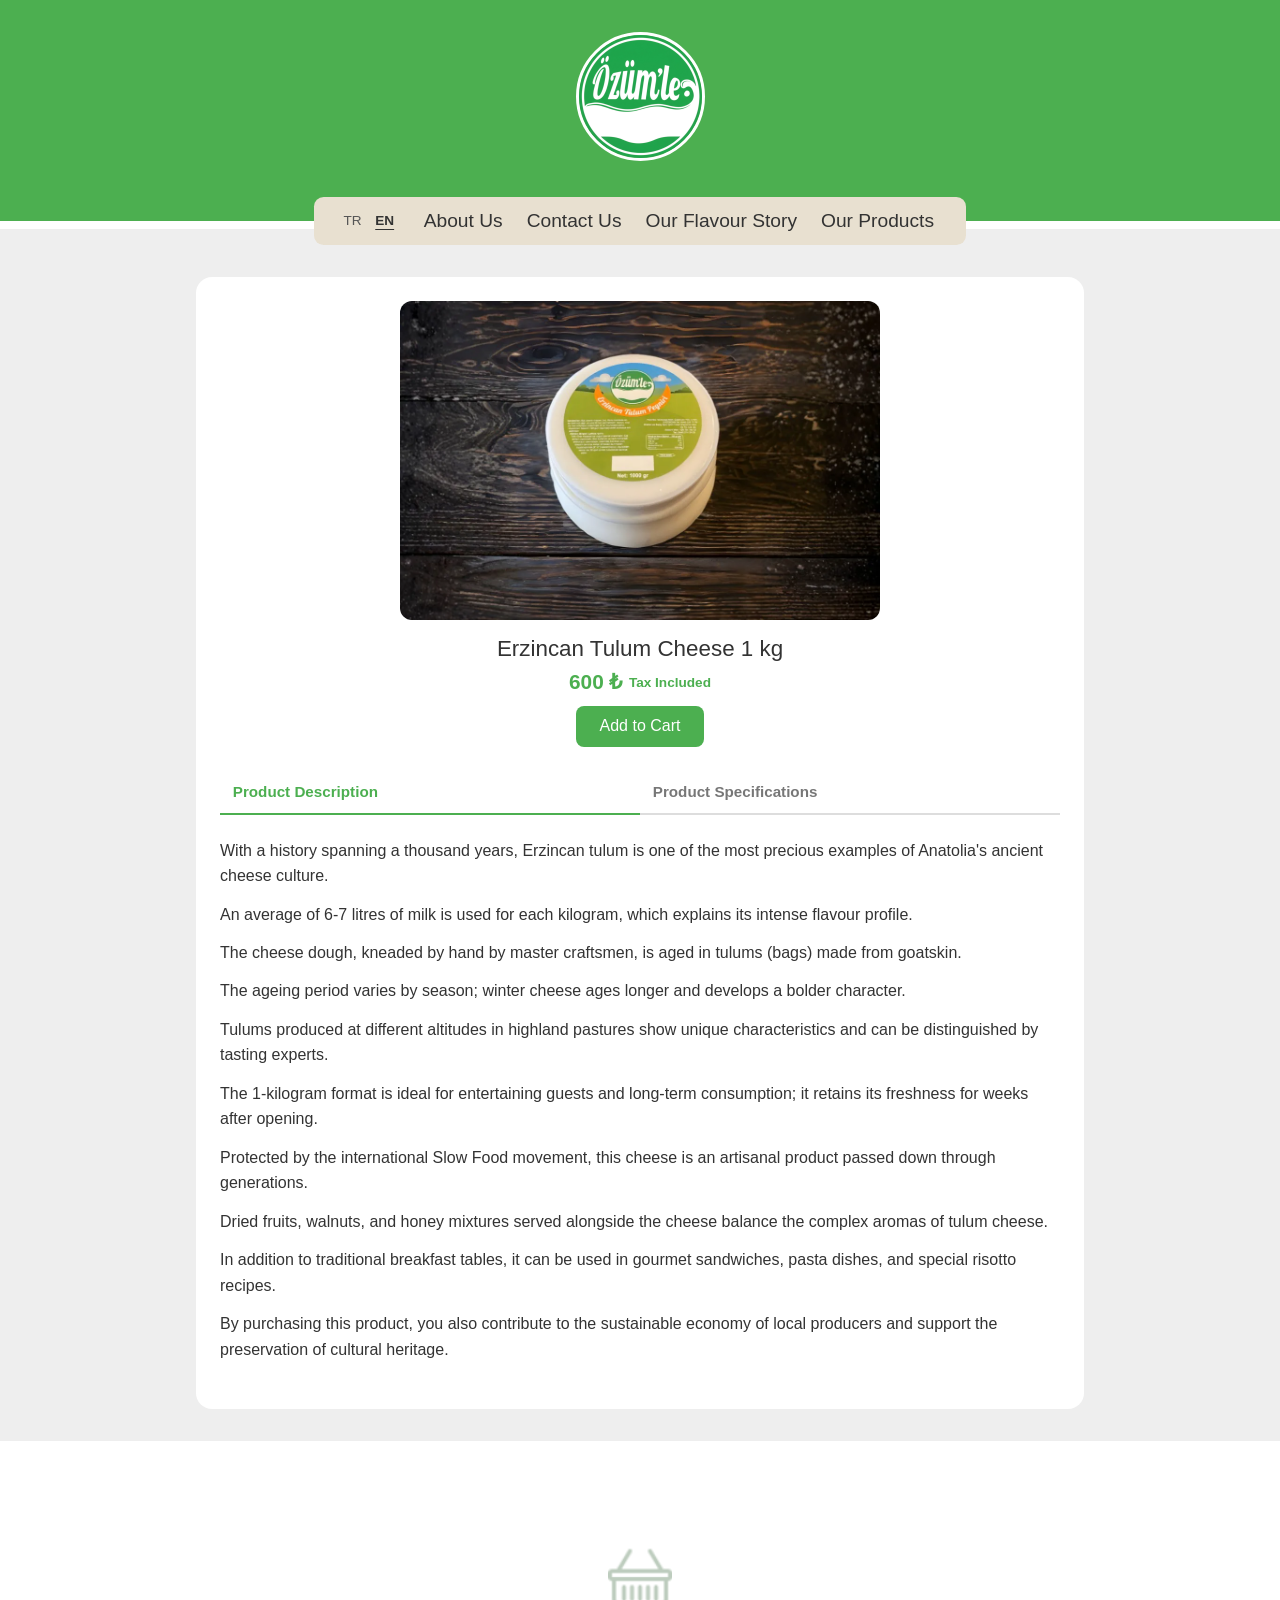
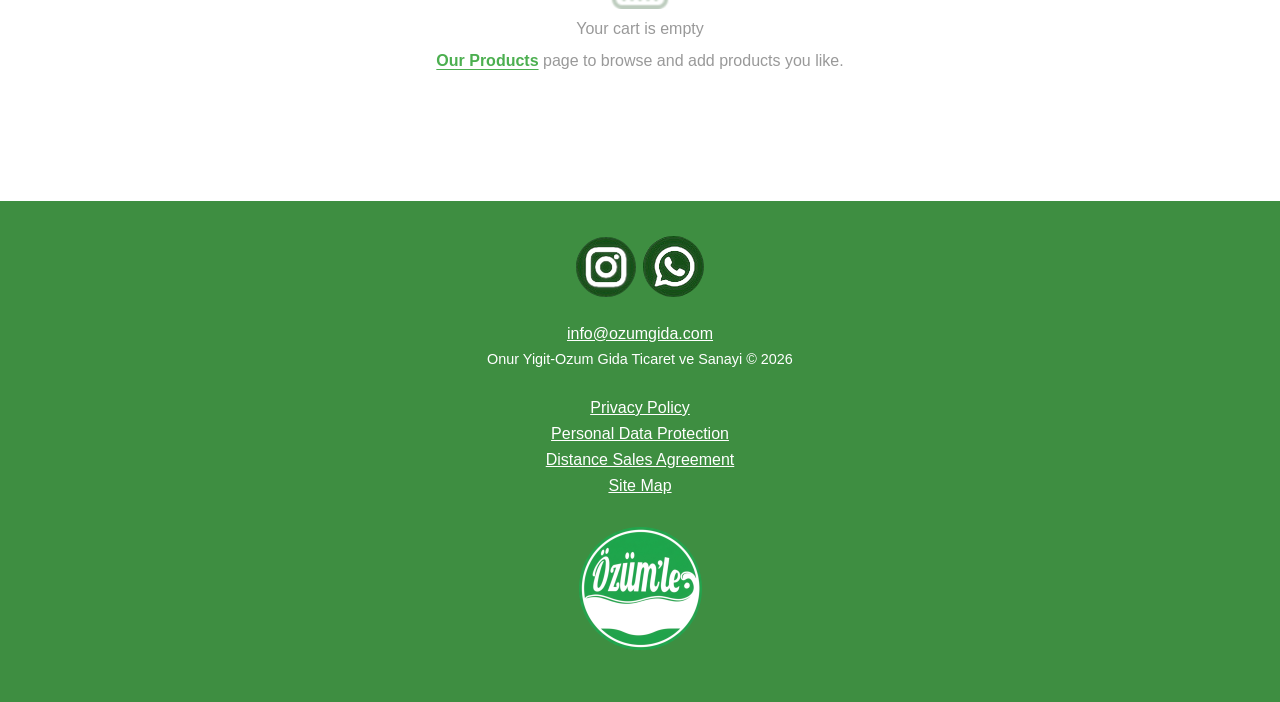
<file: products/erzincan-tulum-peyniri-1000gr.html>
<!DOCTYPE html>
<html lang="en">
  <head>
    <meta charset="utf-8">
    <meta name="viewport" content="width=device-width, initial-scale=1">
    <title>Ozum'le Erzincan Tulum Cheese 1 kg | Ozum'le</title>
    <meta name="description" content="A true 1-kilogram Erzincan tulum cheese experience, made from the milk of animals fed on the endemic plants of the Munzur Mountains.">
    <meta name="keywords" content="Erzincan tulum cheese, kilo tulum cheese, Slow Food, goatskin tulum, 1 kg cheese, Anatolian cheese culture, artisan product, Ozumle food, gourmet cheese, naturally aged">
    <link rel="canonical" href="https://en.ozumle.com/products/erzincan-tulum-peyniri-1000gr.html">
    <link rel="alternate" hreflang="tr" href="https://ozumle.com/products/erzincan-tulum-peyniri-1000gr.html"><link rel="alternate" hreflang="en" href="https://en.ozumle.com/products/erzincan-tulum-peyniri-1000gr.html">
    <link rel="stylesheet" href="/site.css" />
    <link rel="icon" href="/favicon.png" type="image/png"/>
  </head>
  <body>
    <section class="off">No internet connection. Please check your network.</section>
    <header><a href="/"><img src="/logo.png" alt="Bringing the traditional flavours of Anatolia to your table with a modern touch." title="Bringing the traditional flavours of Anatolia to your table with a modern touch." /></a></header>
    <nav><span class="lang"><a href="https://ozumle.com" hreflang="tr">TR</a><b>EN</b></span><div><a href="/pages/hakkimizda.html">About Us</a><a href="/pages/iletisim.html">Contact Us</a><a href="/pages/lezzetimizin-hikayesi.html">Our Flavour Story</a><a href="/pages/urunlerimiz.html">Our Products</a></div></nav>
    <main>
    <div class="pdt">
    <img src="/img/products/erzincan-tulum-peyniri-1000gr-k.webp" data-src="/img/products/erzincan-tulum-peyniri-1000gr.webp" loading="lazy" alt="Ozum'le Erzincan Tulum Cheese 1 kg" title="Ozum'le Erzincan Tulum Cheese 1 kg" />
    <h1 data-id="p1000">Erzincan Tulum Cheese 1 kg</h1>
    <b>600 ₺ <i>Tax Included</i></b>
    <button data-id="p1000">Add to Cart</button>
    <section class="tabs"><input type="radio" id="tab-desc" name="ptab" checked><input type="radio" id="tab-specs" name="ptab"><div class="tab-nav"><label for="tab-desc">Product Description</label><label for="tab-specs">Product Specifications</label></div><div class="tab-desc"><p>With a history spanning a thousand years, Erzincan tulum is one of the most precious examples of Anatolia's ancient cheese culture.</p><p>An average of 6-7 litres of milk is used for each kilogram, which explains its intense flavour profile.</p><p>The cheese dough, kneaded by hand by master craftsmen, is aged in tulums (bags) made from goatskin.</p><p>The ageing period varies by season; winter cheese ages longer and develops a bolder character.</p><p>Tulums produced at different altitudes in highland pastures show unique characteristics and can be distinguished by tasting experts.</p><p>The 1-kilogram format is ideal for entertaining guests and long-term consumption; it retains its freshness for weeks after opening.</p><p>Protected by the international Slow Food movement, this cheese is an artisanal product passed down through generations.</p><p>Dried fruits, walnuts, and honey mixtures served alongside the cheese balance the complex aromas of tulum cheese.</p><p>In addition to traditional breakfast tables, it can be used in gourmet sandwiches, pasta dishes, and special risotto recipes.</p><p>By purchasing this product, you also contribute to the sustainable economy of local producers and support the preservation of cultural heritage.</p></div><div class="tab-specs"><table><tr><th>Ingredients</th><td>Milk, rennet, salt</td></tr><tr><th>Storage Conditions</th><td>Keep refrigerated below 4°C</td></tr><tr><th>Shelf Life</th><td>Consume within 30 days after opening</td></tr><tr><th>Milk Type</th><td>Made from sheep, goat, and cow milk</td></tr><tr><th>Fat Content (Dry Matter)</th><td>Minimum 45%</td></tr><tr><th>Salt Content (Dry Matter)</th><td>Maximum 5%</td></tr><tr><th>Ageing Period</th><td>120 days</td></tr><tr><th>Allergen</th><td>Contains lactose</td></tr><tr><th>Calories (100g)</th><td>475 kcal</td></tr><tr><th>Fat (100g)</th><td>36.5 g</td></tr><tr><th>Protein (100g)</th><td>25 g</td></tr><tr><th>Carbohydrate (100g)</th><td>7.5 g</td></tr><tr><th>Calcium (100g)</th><td>1050 mg</td></tr></table></div></section>
    </div>
    </main>
    <section id="basket"></section>
    <footer>
      <menu><a href="https://www.instagram.com/ozumlelezzetler/" target="_blank"><img src="/img/instagram.png" alt="Instagram"></a><a href="https://wa.me/905409063518" target="_blank"><img src="/img/whatsapp.png" alt="WhatsApp"></a></menu>
      <a href="mailto:info@ozumgida.com">info@ozumgida.com</a>
      <h1>Onur Yigit-Ozum Gida Ticaret ve Sanayi © 2026</h1>
      <div><a href="/pages/gizlilik-politikasi.html">Privacy Policy</a><a href="/pages/kvkk.html">Personal Data Protection</a><a href="/pages/satis-sozlesmesi.html">Distance Sales Agreement</a><a href="/pages/site-haritasi.html">Site Map</a></div>
      <img src="/logo.png" alt="Bringing the traditional flavours of Anatolia to your table with a modern touch." title="Bringing the traditional flavours of Anatolia to your table with a modern touch." />
    </footer>
    <script src="/site.js"></script>
    <script type="application/ld+json">{"@context":"https://schema.org/","@type":"Product","name":"Ozum'le Erzincan Tulum Cheese 1 kg","productID":"p1000","description":"A true 1-kilogram Erzincan tulum cheese experience, made from the milk of animals fed on the endemic plants of the Munzur Mountains.","url":"en.ozumle.com/products/erzincan-tulum-peyniri-1000gr.html","image":"en.ozumle.com/images/erzincan-tulum-peyniri-1000gr.webp","brand":{"@type":"Brand","name":"Ozum'le"},"manufacturer":{"@type":"Organization","name":"Sirin Tulum Peynirleri San. Ve Tic. Ltd. Sti.","identifier":"TR24-0065","contactPoint":{"@type":"ContactPoint","telephone":"+904462142403","contactType":"customer service"},"address":{"@type":"PostalAddress","streetAddress":"Izzetpasa Mah. Caglayan Yolu 2 Km.","addressLocality":"Erzincan","addressCountry":"TR"}},"keywords":"Erzincan tulum cheese, kilo tulum cheese, Slow Food, goatskin tulum, 1 kg cheese, Anatolian cheese culture, artisan product, Ozumle food, gourmet cheese, naturally aged","weight":{"@type":"QuantitativeValue","value":1000,"unitCode":"GRM"},"additionalProperty":[{"@type":"PropertyValue","name":"Ingredients","value":"Milk, rennet, salt"},{"@type":"PropertyValue","name":"Storage Conditions","value":"Keep refrigerated below 4°C"},{"@type":"PropertyValue","name":"Shelf Life","value":"Consume within 30 days after opening"},{"@type":"PropertyValue","name":"Milk Type","value":"Made from sheep, goat, and cow milk"},{"@type":"PropertyValue","name":"Fat Content (Dry Matter)","value":"Minimum 45%"},{"@type":"PropertyValue","name":"Salt Content (Dry Matter)","value":"Maximum 5%"},{"@type":"PropertyValue","name":"Ageing Period","value":"120 days"},{"@type":"PropertyValue","name":"Allergen","value":"Contains lactose"},{"@type":"PropertyValue","name":"Calories (100g)","value":"475 kcal"},{"@type":"PropertyValue","name":"Fat (100g)","value":"36.5 g"},{"@type":"PropertyValue","name":"Protein (100g)","value":"25 g"},{"@type":"PropertyValue","name":"Carbohydrate (100g)","value":"7.5 g"},{"@type":"PropertyValue","name":"Calcium (100g)","value":"1050 mg"}],"offers":{"@type":"Offer","url":"en.ozumle.com/products/erzincan-tulum-peyniri-1000gr.html","priceCurrency":"TRY","price":"600","priceValidUntil":"2026-08-12","itemCondition":"https://schema.org/NewCondition","availability":"https://schema.org/InStock"},"aggregateRating":{"@type":"AggregateRating","ratingValue":"5","reviewCount":"4","bestRating":"5","worstRating":"1"},"review":{"@type":"Review","reviewRating":{"@type":"Rating","ratingValue":"5"},"author":{"@type":"Person","name":"Fatma Y."},"datePublished":"2026-01-08","reviewBody":"We always buy the 1 kg pack now, the whole family loves it. It's wonderful at breakfast and in pastries. If you're looking for the real taste of Erzincan tulum, this is the right place."}}</script>
  </body>
</html>
</file>
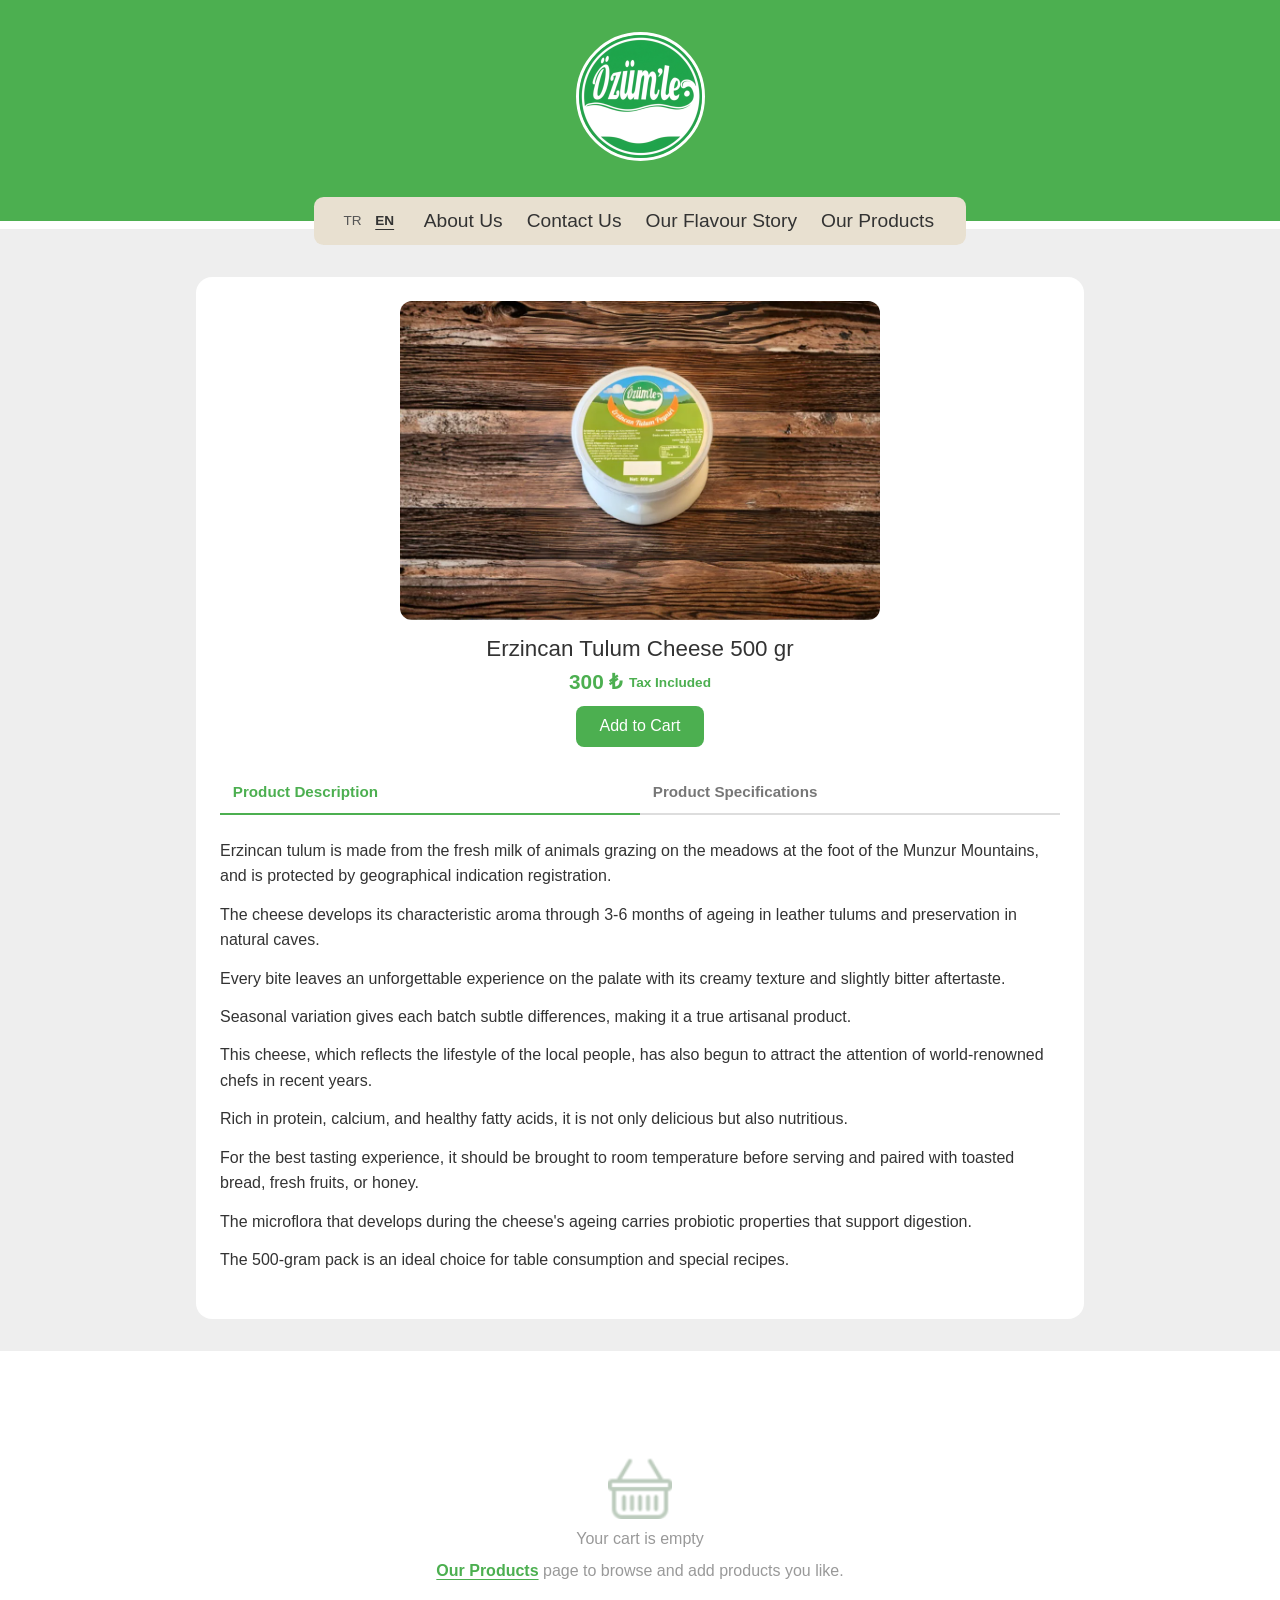
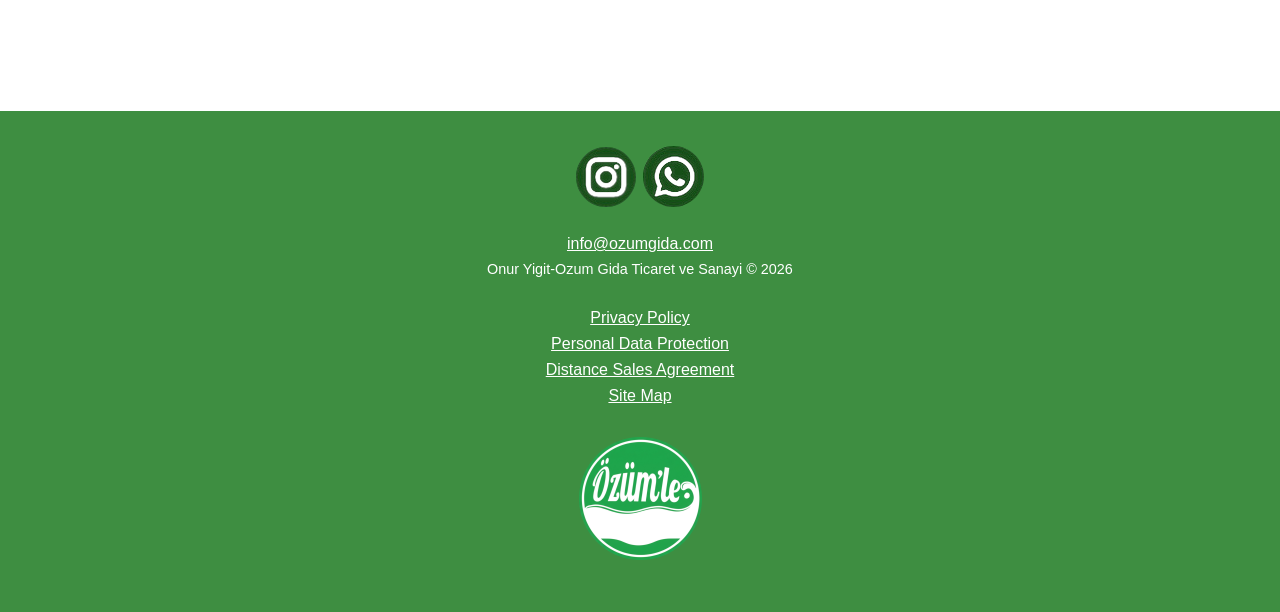
<file: products/erzincan-tulum-peyniri-500gr.html>
<!DOCTYPE html>
<html lang="en">
  <head>
    <meta charset="utf-8">
    <meta name="viewport" content="width=device-width, initial-scale=1">
    <title>Ozum'le Erzincan Tulum Cheese 500 gr | Ozum'le</title>
    <meta name="description" content="With its distinctive sharp aroma and creamy texture, Erzincan tulum cheese is a geographically indicated speciality — the product of a centuries-old tradition.">
    <meta name="keywords" content="Erzincan tulum cheese, geographically indicated cheese, 500 gr tulum cheese, traditional cheese, Munzur Mountains cheese, organic cheese, natural fermentation, Ozumle food, Anatolian flavour, probiotic cheese">
    <link rel="canonical" href="https://en.ozumle.com/products/erzincan-tulum-peyniri-500gr.html">
    <link rel="alternate" hreflang="tr" href="https://ozumle.com/products/erzincan-tulum-peyniri-500gr.html"><link rel="alternate" hreflang="en" href="https://en.ozumle.com/products/erzincan-tulum-peyniri-500gr.html">
    <link rel="stylesheet" href="/site.css" />
    <link rel="icon" href="/favicon.png" type="image/png"/>
  </head>
  <body>
    <section class="off">No internet connection. Please check your network.</section>
    <header><a href="/"><img src="/logo.png" alt="Bringing the traditional flavours of Anatolia to your table with a modern touch." title="Bringing the traditional flavours of Anatolia to your table with a modern touch." /></a></header>
    <nav><span class="lang"><a href="https://ozumle.com" hreflang="tr">TR</a><b>EN</b></span><div><a href="/pages/hakkimizda.html">About Us</a><a href="/pages/iletisim.html">Contact Us</a><a href="/pages/lezzetimizin-hikayesi.html">Our Flavour Story</a><a href="/pages/urunlerimiz.html">Our Products</a></div></nav>
    <main>
    <div class="pdt">
    <img src="/img/products/erzincan-tulum-peyniri-500gr-k.webp" data-src="/img/products/erzincan-tulum-peyniri-500gr.webp" loading="lazy" alt="Ozum'le Erzincan Tulum Cheese 500 gr" title="Ozum'le Erzincan Tulum Cheese 500 gr" />
    <h1 data-id="p500">Erzincan Tulum Cheese 500 gr</h1>
    <b>300 ₺ <i>Tax Included</i></b>
    <button data-id="p500">Add to Cart</button>
    <section class="tabs"><input type="radio" id="tab-desc" name="ptab" checked><input type="radio" id="tab-specs" name="ptab"><div class="tab-nav"><label for="tab-desc">Product Description</label><label for="tab-specs">Product Specifications</label></div><div class="tab-desc"><p>Erzincan tulum is made from the fresh milk of animals grazing on the meadows at the foot of the Munzur Mountains, and is protected by geographical indication registration.</p><p>The cheese develops its characteristic aroma through 3-6 months of ageing in leather tulums and preservation in natural caves.</p><p>Every bite leaves an unforgettable experience on the palate with its creamy texture and slightly bitter aftertaste.</p><p>Seasonal variation gives each batch subtle differences, making it a true artisanal product.</p><p>This cheese, which reflects the lifestyle of the local people, has also begun to attract the attention of world-renowned chefs in recent years.</p><p>Rich in protein, calcium, and healthy fatty acids, it is not only delicious but also nutritious.</p><p>For the best tasting experience, it should be brought to room temperature before serving and paired with toasted bread, fresh fruits, or honey.</p><p>The microflora that develops during the cheese's ageing carries probiotic properties that support digestion.</p><p>The 500-gram pack is an ideal choice for table consumption and special recipes.</p></div><div class="tab-specs"><table><tr><th>Ingredients</th><td>Milk, rennet, salt</td></tr><tr><th>Storage Conditions</th><td>Keep refrigerated below 4°C</td></tr><tr><th>Shelf Life</th><td>Consume within 30 days after opening</td></tr><tr><th>Milk Type</th><td>Made from sheep, goat, and cow milk</td></tr><tr><th>Fat Content (Dry Matter)</th><td>Minimum 45%</td></tr><tr><th>Salt Content (Dry Matter)</th><td>Maximum 5%</td></tr><tr><th>Ageing Period</th><td>120 days</td></tr><tr><th>Allergen</th><td>Contains lactose</td></tr><tr><th>Calories (100g)</th><td>475 kcal</td></tr><tr><th>Fat (100g)</th><td>36.5 g</td></tr><tr><th>Protein (100g)</th><td>25 g</td></tr><tr><th>Carbohydrate (100g)</th><td>7.5 g</td></tr><tr><th>Calcium (100g)</th><td>1050 mg</td></tr></table></div></section>
    </div>
    </main>
    <section id="basket"></section>
    <footer>
      <menu><a href="https://www.instagram.com/ozumlelezzetler/" target="_blank"><img src="/img/instagram.png" alt="Instagram"></a><a href="https://wa.me/905409063518" target="_blank"><img src="/img/whatsapp.png" alt="WhatsApp"></a></menu>
      <a href="mailto:info@ozumgida.com">info@ozumgida.com</a>
      <h1>Onur Yigit-Ozum Gida Ticaret ve Sanayi © 2026</h1>
      <div><a href="/pages/gizlilik-politikasi.html">Privacy Policy</a><a href="/pages/kvkk.html">Personal Data Protection</a><a href="/pages/satis-sozlesmesi.html">Distance Sales Agreement</a><a href="/pages/site-haritasi.html">Site Map</a></div>
      <img src="/logo.png" alt="Bringing the traditional flavours of Anatolia to your table with a modern touch." title="Bringing the traditional flavours of Anatolia to your table with a modern touch." />
    </footer>
    <script src="/site.js"></script>
    <script type="application/ld+json">{"@context":"https://schema.org/","@type":"Product","name":"Ozum'le Erzincan Tulum Cheese 500 gr","productID":"p500","description":"With its distinctive sharp aroma and creamy texture, Erzincan tulum cheese is a geographically indicated speciality — the product of a centuries-old tradition.","url":"en.ozumle.com/products/erzincan-tulum-peyniri-500gr.html","image":"en.ozumle.com/images/erzincan-tulum-peyniri-500gr.webp","brand":{"@type":"Brand","name":"Ozum'le"},"manufacturer":{"@type":"Organization","name":"Sirin Tulum Peynirleri San. Ve Tic. Ltd. Sti.","identifier":"TR24-0065","contactPoint":{"@type":"ContactPoint","telephone":"+904462142403","contactType":"customer service"},"address":{"@type":"PostalAddress","streetAddress":"Izzetpasa Mah. Caglayan Yolu 2 Km.","addressLocality":"Erzincan","addressCountry":"TR"}},"keywords":"Erzincan tulum cheese, geographically indicated cheese, 500 gr tulum cheese, traditional cheese, Munzur Mountains cheese, organic cheese, natural fermentation, Ozumle food, Anatolian flavour, probiotic cheese","weight":{"@type":"QuantitativeValue","value":500,"unitCode":"GRM"},"additionalProperty":[{"@type":"PropertyValue","name":"Ingredients","value":"Milk, rennet, salt"},{"@type":"PropertyValue","name":"Storage Conditions","value":"Keep refrigerated below 4°C"},{"@type":"PropertyValue","name":"Shelf Life","value":"Consume within 30 days after opening"},{"@type":"PropertyValue","name":"Milk Type","value":"Made from sheep, goat, and cow milk"},{"@type":"PropertyValue","name":"Fat Content (Dry Matter)","value":"Minimum 45%"},{"@type":"PropertyValue","name":"Salt Content (Dry Matter)","value":"Maximum 5%"},{"@type":"PropertyValue","name":"Ageing Period","value":"120 days"},{"@type":"PropertyValue","name":"Allergen","value":"Contains lactose"},{"@type":"PropertyValue","name":"Calories (100g)","value":"475 kcal"},{"@type":"PropertyValue","name":"Fat (100g)","value":"36.5 g"},{"@type":"PropertyValue","name":"Protein (100g)","value":"25 g"},{"@type":"PropertyValue","name":"Carbohydrate (100g)","value":"7.5 g"},{"@type":"PropertyValue","name":"Calcium (100g)","value":"1050 mg"}],"offers":{"@type":"Offer","url":"en.ozumle.com/products/erzincan-tulum-peyniri-500gr.html","priceCurrency":"TRY","price":"300","priceValidUntil":"2026-08-12","itemCondition":"https://schema.org/NewCondition","availability":"https://schema.org/InStock"},"aggregateRating":{"@type":"AggregateRating","ratingValue":"5","reviewCount":"3","bestRating":"5","worstRating":"1"},"review":{"@type":"Review","reviewRating":{"@type":"Rating","ratingValue":"5"},"author":{"@type":"Person","name":"Ozge A."},"datePublished":"2025-12-11","reviewBody":"Ozum'le tulum cheese has become a staple on our table. I recommend it to anyone looking for the real taste of Erzincan. My husband loved it too — very practical for breakfast. The taste lingered on our palate..."}}</script>
  </body>
</html>
</file>
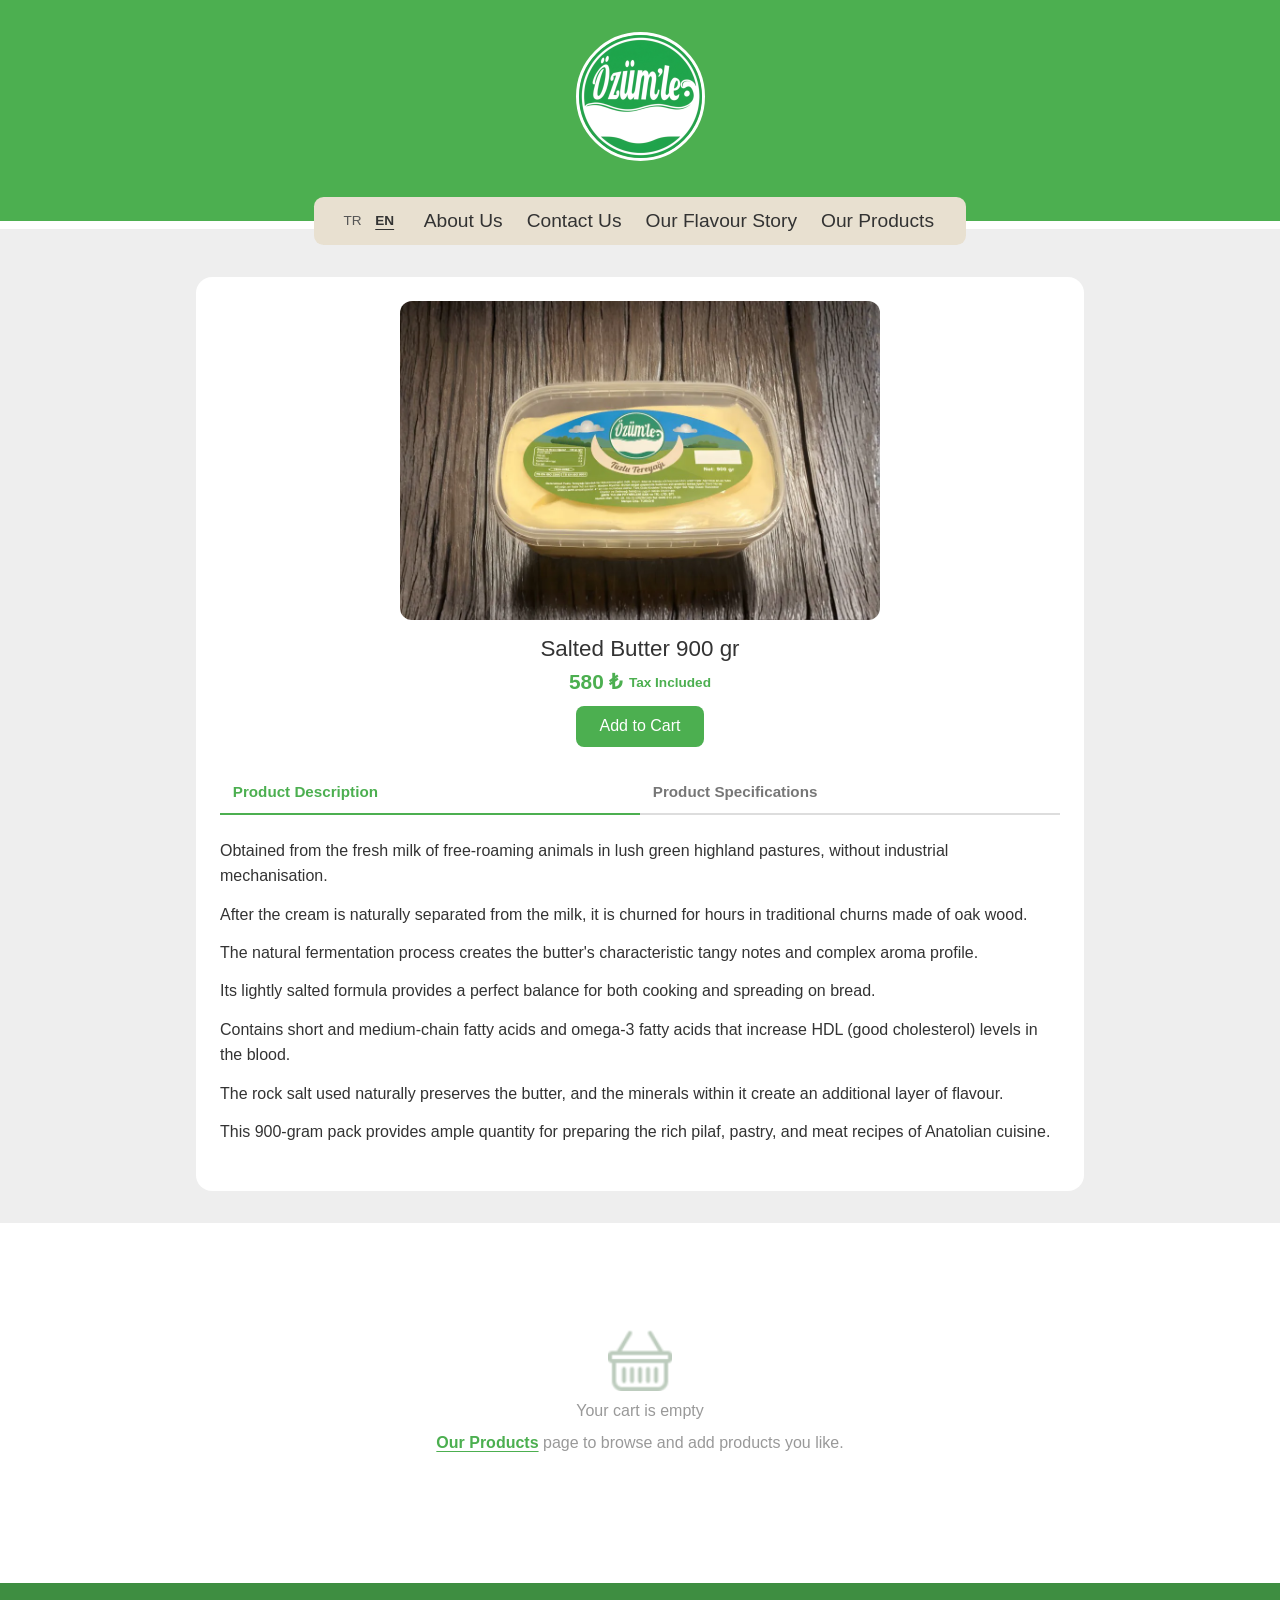
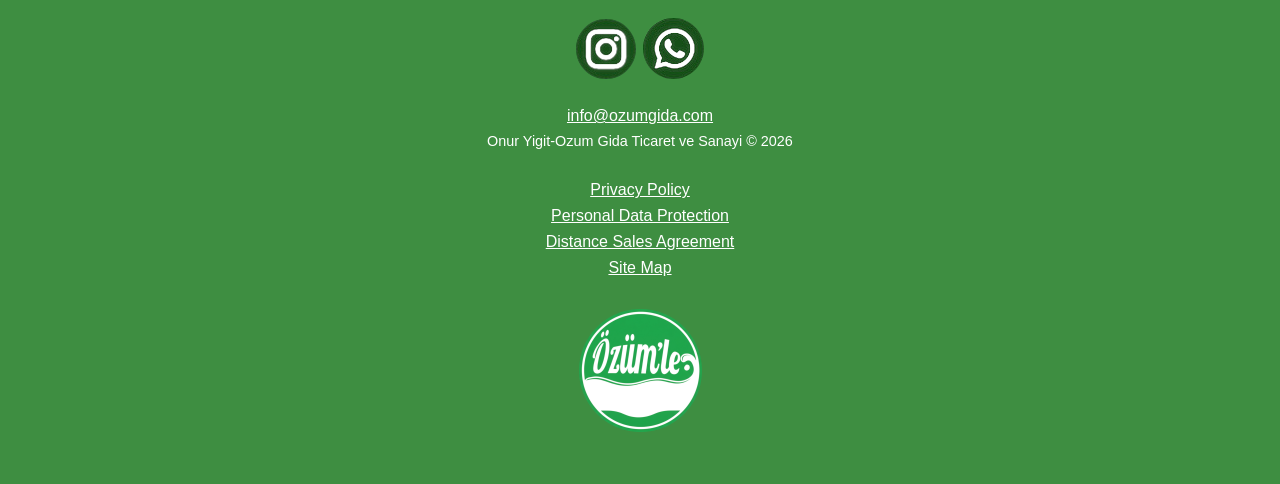
<file: products/tuzlu-tereyagi-900gr.html>
<!DOCTYPE html>
<html lang="en">
  <head>
    <meta charset="utf-8">
    <meta name="viewport" content="width=device-width, initial-scale=1">
    <title>Ozum'le Salted Butter 900 gr | Ozum'le</title>
    <meta name="description" content="Blended with sea salt ground in stone mills, this authentic butter prepared using traditional methods adds depth to every dish cooked over flame.">
    <meta name="keywords" content="Salted butter, cooking butter, churn butter, rock salt butter, traditional butter, 900 gr butter, Anatolian cuisine, pastry butter, Ozumle butter, naturally fermented">
    <link rel="canonical" href="https://en.ozumle.com/products/tuzlu-tereyagi-900gr.html">
    <link rel="alternate" hreflang="tr" href="https://ozumle.com/products/tuzlu-tereyagi-900gr.html"><link rel="alternate" hreflang="en" href="https://en.ozumle.com/products/tuzlu-tereyagi-900gr.html">
    <link rel="stylesheet" href="/site.css" />
    <link rel="icon" href="/favicon.png" type="image/png"/>
  </head>
  <body>
    <section class="off">No internet connection. Please check your network.</section>
    <header><a href="/"><img src="/logo.png" alt="Bringing the traditional flavours of Anatolia to your table with a modern touch." title="Bringing the traditional flavours of Anatolia to your table with a modern touch." /></a></header>
    <nav><span class="lang"><a href="https://ozumle.com" hreflang="tr">TR</a><b>EN</b></span><div><a href="/pages/hakkimizda.html">About Us</a><a href="/pages/iletisim.html">Contact Us</a><a href="/pages/lezzetimizin-hikayesi.html">Our Flavour Story</a><a href="/pages/urunlerimiz.html">Our Products</a></div></nav>
    <main>
    <div class="pdt">
    <img src="/img/products/tuzlu-tereyagi-900gr-k.webp" data-src="/img/products/tuzlu-tereyagi-900gr.webp" loading="lazy" alt="Ozum'le Salted Butter 900 gr" title="Ozum'le Salted Butter 900 gr" />
    <h1 data-id="yt900">Salted Butter 900 gr</h1>
    <b>580 ₺ <i>Tax Included</i></b>
    <button data-id="yt900">Add to Cart</button>
    <section class="tabs"><input type="radio" id="tab-desc" name="ptab" checked><input type="radio" id="tab-specs" name="ptab"><div class="tab-nav"><label for="tab-desc">Product Description</label><label for="tab-specs">Product Specifications</label></div><div class="tab-desc"><p>Obtained from the fresh milk of free-roaming animals in lush green highland pastures, without industrial mechanisation.</p><p>After the cream is naturally separated from the milk, it is churned for hours in traditional churns made of oak wood.</p><p>The natural fermentation process creates the butter's characteristic tangy notes and complex aroma profile.</p><p>Its lightly salted formula provides a perfect balance for both cooking and spreading on bread.</p><p>Contains short and medium-chain fatty acids and omega-3 fatty acids that increase HDL (good cholesterol) levels in the blood.</p><p>The rock salt used naturally preserves the butter, and the minerals within it create an additional layer of flavour.</p><p>This 900-gram pack provides ample quantity for preparing the rich pilaf, pastry, and meat recipes of Anatolian cuisine.</p></div><div class="tab-specs"><table><tr><th>Storage Conditions</th><td>Keep refrigerated below 4°C</td></tr><tr><th>Shelf Life</th><td>Consume within 15 days after opening</td></tr><tr><th>Fat Content</th><td>Minimum 82%</td></tr><tr><th>Salt</th><td>Rock salt added</td></tr><tr><th>Production Method</th><td>Traditional churn method</td></tr><tr><th>Allergen</th><td>Contains milk and dairy products</td></tr><tr><th>Calories (100g)</th><td>717 kcal</td></tr><tr><th>Fat (100g)</th><td>81 g</td></tr><tr><th>Saturated Fat (100g)</th><td>51 g</td></tr><tr><th>Protein (100g)</th><td>0.85 g</td></tr><tr><th>Carbohydrate (100g)</th><td>0.06 g</td></tr></table></div></section>
    </div>
    </main>
    <section id="basket"></section>
    <footer>
      <menu><a href="https://www.instagram.com/ozumlelezzetler/" target="_blank"><img src="/img/instagram.png" alt="Instagram"></a><a href="https://wa.me/905409063518" target="_blank"><img src="/img/whatsapp.png" alt="WhatsApp"></a></menu>
      <a href="mailto:info@ozumgida.com">info@ozumgida.com</a>
      <h1>Onur Yigit-Ozum Gida Ticaret ve Sanayi © 2026</h1>
      <div><a href="/pages/gizlilik-politikasi.html">Privacy Policy</a><a href="/pages/kvkk.html">Personal Data Protection</a><a href="/pages/satis-sozlesmesi.html">Distance Sales Agreement</a><a href="/pages/site-haritasi.html">Site Map</a></div>
      <img src="/logo.png" alt="Bringing the traditional flavours of Anatolia to your table with a modern touch." title="Bringing the traditional flavours of Anatolia to your table with a modern touch." />
    </footer>
    <script src="/site.js"></script>
    <script type="application/ld+json">{"@context":"https://schema.org/","@type":"Product","name":"Ozum'le Salted Butter 900 gr","productID":"yt900","description":"Blended with sea salt ground in stone mills, this authentic butter prepared using traditional methods adds depth to every dish cooked over flame.","url":"en.ozumle.com/products/tuzlu-tereyagi-900gr.html","image":"en.ozumle.com/images/tuzlu-tereyagi-900gr.webp","brand":{"@type":"Brand","name":"Ozum'le"},"manufacturer":{"@type":"Organization","name":"Sirin Tulum Peynirleri San. Ve Tic. Ltd. Sti.","identifier":"TR24-0065","contactPoint":{"@type":"ContactPoint","telephone":"+904462142403","contactType":"customer service"},"address":{"@type":"PostalAddress","streetAddress":"Izzetpasa Mah. Caglayan Yolu 2 Km.","addressLocality":"Erzincan","addressCountry":"TR"}},"keywords":"Salted butter, cooking butter, churn butter, rock salt butter, traditional butter, 900 gr butter, Anatolian cuisine, pastry butter, Ozumle butter, naturally fermented","weight":{"@type":"QuantitativeValue","value":900,"unitCode":"GRM"},"additionalProperty":[{"@type":"PropertyValue","name":"Storage Conditions","value":"Keep refrigerated below 4°C"},{"@type":"PropertyValue","name":"Shelf Life","value":"Consume within 15 days after opening"},{"@type":"PropertyValue","name":"Fat Content","value":"Minimum 82%"},{"@type":"PropertyValue","name":"Salt","value":"Rock salt added"},{"@type":"PropertyValue","name":"Production Method","value":"Traditional churn method"},{"@type":"PropertyValue","name":"Allergen","value":"Contains milk and dairy products"},{"@type":"PropertyValue","name":"Calories (100g)","value":"717 kcal"},{"@type":"PropertyValue","name":"Fat (100g)","value":"81 g"},{"@type":"PropertyValue","name":"Saturated Fat (100g)","value":"51 g"},{"@type":"PropertyValue","name":"Protein (100g)","value":"0.85 g"},{"@type":"PropertyValue","name":"Carbohydrate (100g)","value":"0.06 g"}],"offers":{"@type":"Offer","url":"en.ozumle.com/products/tuzlu-tereyagi-900gr.html","priceCurrency":"TRY","price":"580","priceValidUntil":"2026-08-12","itemCondition":"https://schema.org/NewCondition","availability":"https://schema.org/InStock"},"aggregateRating":{"@type":"AggregateRating","ratingValue":"5","reviewCount":"3","bestRating":"5","worstRating":"1"},"review":{"@type":"Review","reviewRating":{"@type":"Rating","ratingValue":"5"},"author":{"@type":"Person","name":"Ayse K."},"datePublished":"2026-01-22","reviewBody":"I had been searching for village butter for years, and I finally found it. The aroma is wonderful, the consistency is just right. We eat it with honey at breakfast, the kids love it. Highly recommended."}}</script>
  </body>
</html>
</file>
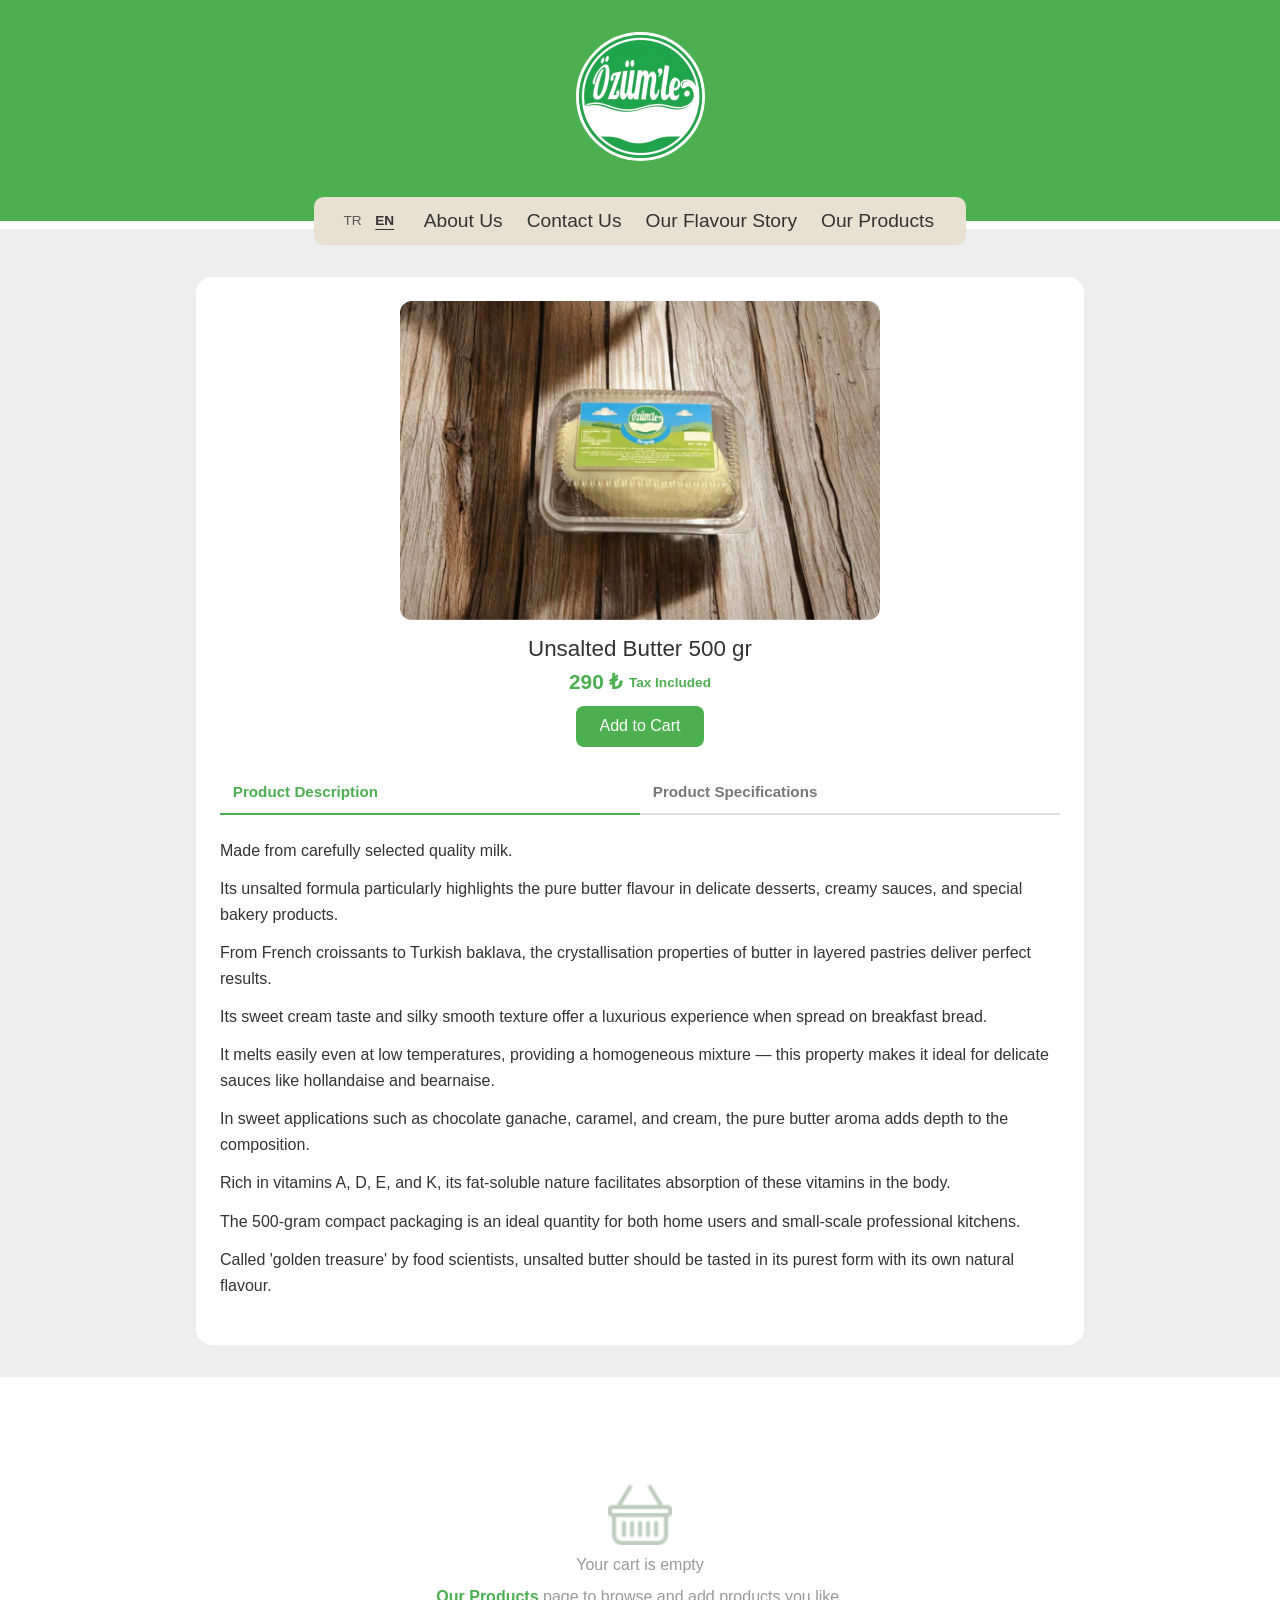
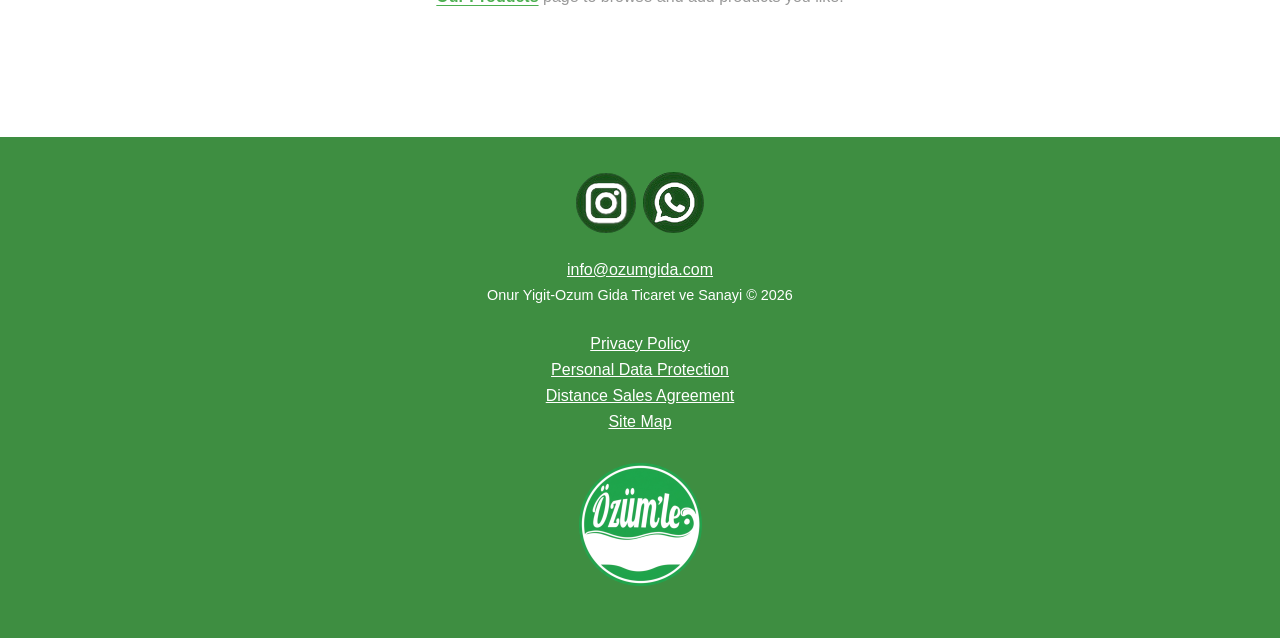
<file: products/tuzsuz-tereyagi-500gr.html>
<!DOCTYPE html>
<html lang="en">
  <head>
    <meta charset="utf-8">
    <meta name="viewport" content="width=device-width, initial-scale=1">
    <title>Ozum'le Unsalted Butter 500 gr | Ozum'le</title>
    <meta name="description" content="A premium unsalted butter containing no additives, perfect for crowning all your special recipes — from French-style pastries to Turkish baklava.">
    <meta name="keywords" content="Unsalted butter, pastry butter, baklava butter, patisserie butter, creamy butter, pure butter, 500 gr butter, Ozumle butter, natural cream, premium butter">
    <link rel="canonical" href="https://en.ozumle.com/products/tuzsuz-tereyagi-500gr.html">
    <link rel="alternate" hreflang="tr" href="https://ozumle.com/products/tuzsuz-tereyagi-500gr.html"><link rel="alternate" hreflang="en" href="https://en.ozumle.com/products/tuzsuz-tereyagi-500gr.html">
    <link rel="stylesheet" href="/site.css" />
    <link rel="icon" href="/favicon.png" type="image/png"/>
  </head>
  <body>
    <section class="off">No internet connection. Please check your network.</section>
    <header><a href="/"><img src="/logo.png" alt="Bringing the traditional flavours of Anatolia to your table with a modern touch." title="Bringing the traditional flavours of Anatolia to your table with a modern touch." /></a></header>
    <nav><span class="lang"><a href="https://ozumle.com" hreflang="tr">TR</a><b>EN</b></span><div><a href="/pages/hakkimizda.html">About Us</a><a href="/pages/iletisim.html">Contact Us</a><a href="/pages/lezzetimizin-hikayesi.html">Our Flavour Story</a><a href="/pages/urunlerimiz.html">Our Products</a></div></nav>
    <main>
    <div class="pdt">
    <img src="/img/products/tuzsuz-tereyagi-500gr-k.webp" data-src="/img/products/tuzsuz-tereyagi-500gr.webp" loading="lazy" alt="Ozum'le Unsalted Butter 500 gr" title="Ozum'le Unsalted Butter 500 gr" />
    <h1 data-id="y500">Unsalted Butter 500 gr</h1>
    <b>290 ₺ <i>Tax Included</i></b>
    <button data-id="y500">Add to Cart</button>
    <section class="tabs"><input type="radio" id="tab-desc" name="ptab" checked><input type="radio" id="tab-specs" name="ptab"><div class="tab-nav"><label for="tab-desc">Product Description</label><label for="tab-specs">Product Specifications</label></div><div class="tab-desc"><p>Made from carefully selected quality milk.</p><p>Its unsalted formula particularly highlights the pure butter flavour in delicate desserts, creamy sauces, and special bakery products.</p><p>From French croissants to Turkish baklava, the crystallisation properties of butter in layered pastries deliver perfect results.</p><p>Its sweet cream taste and silky smooth texture offer a luxurious experience when spread on breakfast bread.</p><p>It melts easily even at low temperatures, providing a homogeneous mixture — this property makes it ideal for delicate sauces like hollandaise and bearnaise.</p><p>In sweet applications such as chocolate ganache, caramel, and cream, the pure butter aroma adds depth to the composition.</p><p>Rich in vitamins A, D, E, and K, its fat-soluble nature facilitates absorption of these vitamins in the body.</p><p>The 500-gram compact packaging is an ideal quantity for both home users and small-scale professional kitchens.</p><p>Called 'golden treasure' by food scientists, unsalted butter should be tasted in its purest form with its own natural flavour.</p></div><div class="tab-specs"><table><tr><th>Storage Conditions</th><td>Keep refrigerated below 4°C</td></tr><tr><th>Shelf Life</th><td>Consume within 15 days after opening</td></tr><tr><th>Milk Type</th><td>Made from cow milk cream</td></tr><tr><th>Fat Content</th><td>Minimum 82%</td></tr><tr><th>Salt</th><td>Unsalted</td></tr><tr><th>Production Method</th><td>Pasteurised</td></tr><tr><th>Allergen</th><td>Contains milk and dairy products</td></tr><tr><th>Calories (100g)</th><td>717 kcal</td></tr><tr><th>Fat (100g)</th><td>81 g</td></tr><tr><th>Saturated Fat (100g)</th><td>51 g</td></tr><tr><th>Protein (100g)</th><td>0.85 g</td></tr><tr><th>Carbohydrate (100g)</th><td>0.06 g</td></tr></table></div></section>
    </div>
    </main>
    <section id="basket"></section>
    <footer>
      <menu><a href="https://www.instagram.com/ozumlelezzetler/" target="_blank"><img src="/img/instagram.png" alt="Instagram"></a><a href="https://wa.me/905409063518" target="_blank"><img src="/img/whatsapp.png" alt="WhatsApp"></a></menu>
      <a href="mailto:info@ozumgida.com">info@ozumgida.com</a>
      <h1>Onur Yigit-Ozum Gida Ticaret ve Sanayi © 2026</h1>
      <div><a href="/pages/gizlilik-politikasi.html">Privacy Policy</a><a href="/pages/kvkk.html">Personal Data Protection</a><a href="/pages/satis-sozlesmesi.html">Distance Sales Agreement</a><a href="/pages/site-haritasi.html">Site Map</a></div>
      <img src="/logo.png" alt="Bringing the traditional flavours of Anatolia to your table with a modern touch." title="Bringing the traditional flavours of Anatolia to your table with a modern touch." />
    </footer>
    <script src="/site.js"></script>
    <script type="application/ld+json">{"@context":"https://schema.org/","@type":"Product","name":"Ozum'le Unsalted Butter 500 gr","productID":"y500","description":"A premium unsalted butter containing no additives, perfect for crowning all your special recipes — from French-style pastries to Turkish baklava.","url":"en.ozumle.com/products/tuzsuz-tereyagi-500gr.html","image":"en.ozumle.com/images/tuzsuz-tereyagi-500gr.webp","brand":{"@type":"Brand","name":"Ozum'le"},"manufacturer":{"@type":"Organization","name":"Sirin Tulum Peynirleri San. Ve Tic. Ltd. Sti.","identifier":"TR24-0065","contactPoint":{"@type":"ContactPoint","telephone":"+904462142403","contactType":"customer service"},"address":{"@type":"PostalAddress","streetAddress":"Izzetpasa Mah. Caglayan Yolu 2 Km.","addressLocality":"Erzincan","addressCountry":"TR"}},"keywords":"Unsalted butter, pastry butter, baklava butter, patisserie butter, creamy butter, pure butter, 500 gr butter, Ozumle butter, natural cream, premium butter","weight":{"@type":"QuantitativeValue","value":500,"unitCode":"GRM"},"additionalProperty":[{"@type":"PropertyValue","name":"Storage Conditions","value":"Keep refrigerated below 4°C"},{"@type":"PropertyValue","name":"Shelf Life","value":"Consume within 15 days after opening"},{"@type":"PropertyValue","name":"Milk Type","value":"Made from cow milk cream"},{"@type":"PropertyValue","name":"Fat Content","value":"Minimum 82%"},{"@type":"PropertyValue","name":"Salt","value":"Unsalted"},{"@type":"PropertyValue","name":"Production Method","value":"Pasteurised"},{"@type":"PropertyValue","name":"Allergen","value":"Contains milk and dairy products"},{"@type":"PropertyValue","name":"Calories (100g)","value":"717 kcal"},{"@type":"PropertyValue","name":"Fat (100g)","value":"81 g"},{"@type":"PropertyValue","name":"Saturated Fat (100g)","value":"51 g"},{"@type":"PropertyValue","name":"Protein (100g)","value":"0.85 g"},{"@type":"PropertyValue","name":"Carbohydrate (100g)","value":"0.06 g"}],"offers":{"@type":"Offer","url":"en.ozumle.com/products/tuzsuz-tereyagi-500gr.html","priceCurrency":"TRY","price":"290","priceValidUntil":"2026-08-12","itemCondition":"https://schema.org/NewCondition","availability":"https://schema.org/InStock"},"aggregateRating":{"@type":"AggregateRating","ratingValue":"5","reviewCount":"2","bestRating":"5","worstRating":"1"},"review":{"@type":"Review","reviewRating":{"@type":"Rating","ratingValue":"5"},"author":{"@type":"Person","name":"Hatice B."},"datePublished":"2026-02-03","reviewBody":"It was very hard to find unsalted butter, especially of this quality. I use it with peace of mind in baby food and desserts. Its natural aroma and flavour are worth everything."}}</script>
  </body>
</html>
</file>
<file: site.css>
*,
*::before,
*::after {
box-sizing: border-box;
scrollbar-width: thin;
scrollbar-color: #4CAF50 #fff;
}
html,
body,
header,
main,
footer,
section,
article,
div,
menu,
nav,
ul,
li,
h1,
h2,
h3,
h4,
p,
address,
table,
td,
th,
button,
input,
label {
margin: 0;
padding: 0;
border: 0;
outline: 0;
font: inherit;
vertical-align: baseline;
}
menu,
ul,
li {
list-style: none;
}
button {
cursor: pointer;
}
html {
height: 100%;
font-size: 16px;
}
body {
min-height: 100%;
background: #4CAF50;
font-family: sans-serif;
color: #333;
text-align: center;
}
main {
padding: 3rem 2rem 2rem;
background: #eee;
border-top: 0.5rem solid #fff;
}
.hidden {
visibility: hidden;
height: 0;
overflow: hidden;
padding-top: 0;
padding-bottom: 0;
margin-top: 0;
margin-bottom: 0;
}
.off {
position: fixed;
top: 0;
left: 0;
z-index: 100;
visibility: hidden;
width: 100%;
padding: 1rem;
background: rgba(50, 50, 50, 0.92);
color: #fff;
font-weight: bold;
}
header {
position: relative;
padding: 2rem 2rem 3rem;
background: #4CAF50;
}
header img {
width: 129px;
border: 3px solid #fff;
border-radius: 50%;
}
nav {
position: relative;
z-index: 10;
display: flex;
justify-content: center;
gap: 0.5rem;
width: fit-content;
margin: -1rem auto -1.5rem;
padding: 0.5rem 1.5rem;
background: #e8e0d0;
border-radius: 0.6rem;
}
nav > div {
display: contents;
}
nav > .lang {
display: flex;
gap: 0.15rem;
align-items: center;
margin-right: 0.5rem;
}
nav > .lang a,
nav > .lang b {
padding: 0.2rem 0.35rem;
border-radius: 0.3rem;
font-size: 0.85rem;
color: #555;
text-decoration: none;
}
nav > .lang b {
color: #333;
text-decoration: underline;
text-underline-offset: 0.25rem;
}
nav > .lang a:hover {
color: #333;
background: rgba(0,0,0,0.06);
}
nav a {
padding: 0.3rem 0.5rem;
border-radius: 0.5rem;
font-size: 1.2rem;
color: #333;
text-decoration: none;
}
nav a.active {
font-weight: bold;
text-decoration: underline;
text-underline-offset: 0.3rem;
}
@media (max-width: 768px) {
nav {
min-width: 0;
margin-top: 5px;
padding: 0.3rem;
border-radius: 1rem;
transition: min-width 0.3s ease, border-radius 0.3s ease;
}
nav.open {
min-width: 15rem;
border-radius: 1rem 1rem 0 0;
}
nav::before {
content: url('/img/menu-open.png');
display: block;
padding: 0.5rem;
cursor: pointer;
}
nav.open::before {
content: url('/img/menu-close.png');
}
nav > div {
position: absolute;
top: 100%;
left: 50%;
display: block;
min-width: 15rem;
background: #e8e0d0;
border-radius: 0 0 1rem 1rem;
transform: translateX(-50%) scale(0);
transform-origin: center top;
transition: transform 0.3s ease;
}
nav.open > div {
transform: translateX(-50%) scale(1);
}
nav > div > a {
display: block;
padding: 0.8rem 1rem;
border-top: 1px solid #ddd6c6;
text-align: center;
white-space: nowrap;
}
nav > div > a:last-child {
border-radius: 0 0 1rem 1rem;
}
}
footer {
padding: 2rem 2rem 3rem;
background: #3E8E41;
}
footer > h1 {
margin-bottom: 1rem;
font-size: 0.9rem;
color: #fff;
white-space: nowrap;
}
footer > div {
margin-block: 2rem;
}
footer a,
footer a:visited {
display: block;
margin-bottom: 0.5rem;
color: #fff;
}
footer > menu > a {
display: inline-block;
}
footer > menu > a > img {
margin: 0.2rem 0.2rem 1rem;
}
.hero {
position: relative;
overflow: hidden;
margin: 0 -2rem;
}
.hero:first-child {
margin-top: calc(-3rem - 0.5rem);
border-top: 0.5rem solid #fff;
}
.hero:last-child {
margin-bottom: -2rem;
}
.hero img {
display: block;
width: 100%;
min-height: 240px;
max-height: 420px;
object-fit: cover;
}
.hero div {
position: absolute;
inset: 0;
display: flex;
flex-direction: column;
align-items: center;
justify-content: center;
background: rgba(0,0,0,.4);
}
.hero p {
font-size: clamp(1rem, 3.5vw, 1.6rem);
font-weight: bold;
line-height: 1.5;
color: #fff;
text-shadow: 0 2px 6px rgba(0,0,0,.5);
}
.hero a {
display: inline-block;
margin-top: 1rem;
padding: .7rem 1.8rem;
background: #4CAF50;
border-radius: 8px;
font-size: 1rem;
font-weight: bold;
color: #fff;
text-decoration: none;
}
article {
padding-bottom: 1rem;
text-align: left;
}
article > img {
width: 100%;
margin-block: 1rem;
border-radius: 1rem;
}
article > h2 {
font-size: 1.5rem;
font-weight: bolder;
line-height: 2rem;
}
article > h3 {
padding-block: 0.5rem;
font-size: 1.3rem;
font-weight: bold;
line-height: 1.8rem;
}
article > p {
padding-block: 0.5rem;
font-size: 1.1rem;
line-height: 1.5rem;
}
article > ul {
padding-left: 1.5rem;
}
article > ul > li {
padding-block: 0.5rem;
list-style: square;
}
article a,
article a:visited {
color: #3E8E41;
}
address {
display: flex;
flex-direction: column;
gap: 0.3rem;
margin-top: 1.5rem;
padding: 1.5rem 0.9rem;
background: #fff;
border-radius: 1rem;
}
address > h3 {
margin-bottom: 0.5rem;
font-size: clamp(0.7rem, 4vw, 1.1rem);
font-weight: bold;
white-space: nowrap;
}
address > div,
address > a {
display: flex;
gap: 0.8rem;
padding: 0.5rem;
color: #333;
text-decoration: none;
}
address > div {
align-items: flex-start;
}
address > a {
align-items: center;
width: fit-content;
}
address img {
width: 2rem;
}
address p {
font-size: 0.95rem;
line-height: 1.4rem;
}
article > h4 {
color: #6b4226;
text-align: center;
font-size: 1.3rem;
margin-bottom:-1rem;
}
ul.prd {
display: grid;
grid-template-columns: repeat(2, 1fr);
gap: 1.5rem;
margin: 4rem;
}
ul.prd li {
display: flex;
flex-direction: column;
overflow: hidden;
background: #fff;
border-radius: 12px;
box-shadow: 0 2px 8px rgba(0,0,0,.08);
text-align:center;
}
ul.prd a {
display: block;
color: inherit;
text-decoration: none;
}
ul.prd a img {
display: block;
width: 100%;
aspect-ratio: 4/3;
object-fit: cover;
}
ul.prd li a img {
margin-top: -1rem;
}
ul.prd h3 {
margin: .75rem 1rem .25rem;
font-size: 1.05rem;
}
ul.prd b {
display: block;
margin: .25rem 1rem;
font-size: 1.15rem;
color: #4CAF50;
}
ul.prd p {
margin: .25rem 1rem .75rem;
font-size: .88rem;
line-height: 1.4;
color: #666;
}
ul.prd button {
width: fit-content;
margin: auto auto 1rem;
padding: .5rem 1.5rem;
line-height: 28px;
background: #4CAF50;
border-radius: 8px;
font-size: 1.05rem;
color: #fff;
}
.pdt {
max-width: 888px;
margin: 0 auto;
padding: 1.5rem;
background: #fff;
border-radius: 1rem;
}
.pdt > img {
display: block;
width: 100%;
max-width: 480px;
margin: 0 auto 1rem;
border-radius: 12px;
}
.pdt > h1 {
margin: 0 0 .5rem;
font-size: 1.4rem;
}
.pdt > b {
display: flex;
align-items: center;
justify-content: center;
gap: .4rem;
margin: 0 0 .75rem;
font-size: 1.3rem;
color: #4CAF50;
}
.pdt > b i {
font-size: .85rem;
font-style: normal;
}
.pdt > button {
display: block;
margin: 0 auto;
padding: .7rem 1.5rem;
background: #4CAF50;
border-radius: 8px;
font-size: 1rem;
color: #fff;
}
.tabs {
margin-top: 1.5rem;
text-align: left;
}
.tabs input[type="radio"] {
display: none;
}
.tab-nav {
display: flex;
}
.tab-nav label {
flex: 1;
padding: 0.8rem;
border-bottom: 2px solid #ddd;
border-radius: 0.5rem 0.5rem 0 0;
font-size: 0.95rem;
font-weight: bold;
cursor: pointer;
color:#777;
}
#tab-desc:checked ~ .tab-nav label[for="tab-desc"],
#tab-specs:checked ~ .tab-nav label[for="tab-specs"] {
background: #fff;
border-bottom-color: #4CAF50;
color: #4CAF50;
}
.tab-desc,
.tab-specs {
display: none;
padding: 1rem 0;
}
#tab-desc:checked ~ .tab-desc {
display: block;
}
#tab-specs:checked ~ .tab-specs {
display: block;
}
.tab-desc p {
padding-block: 0.4rem;
font-size: 1rem;
line-height: 1.6;
}
.tab-specs table {
width: 100%;
border-collapse: collapse;
}
.tab-specs th,
.tab-specs td {
padding: 0.6rem 0.8rem;
border-bottom: 1px solid #eee;
font-size: 0.95rem;
text-align: left;
}
.tab-specs th {
width: 50%;
color: #555;
font-weight: bold;
}
@media (min-width: 1024px) {
ul.prd {
grid-template-columns: repeat(4, 1fr);
}
}
@media (max-width: 600px) {
ul.prd {
grid-template-columns: 1fr;
margin: 3rem 1rem;
}
.pdt {
padding: 1rem;
}
.pdt > h1 {
font-size: clamp(0.75rem, 5vw, 1.4rem);
white-space: nowrap;
}
}
#basket .hidden {
height: 0;
overflow: hidden;
padding-top: 0;
padding-bottom: 0;
margin-top: 0;
margin-bottom: 0;
box-shadow: none;
}
#basket-badge {
position: fixed;
right: 1.5rem;
top: 50%;
bottom: auto;
z-index: 1000;
text-decoration: none;
background: linear-gradient(135deg, #fbbf24, #f59e0b);
border-radius: 50%;
width: 80px;
height: 80px;
display: flex;
align-items: center;
justify-content: center;
box-shadow: 0 6px 20px rgba(245, 158, 11, 0.4);
transition: transform 0.2s, box-shadow 0.2s;
border: 3px solid #fff;
}
#basket-badge:active {
transform: scale(0.95);
}
#basket-badge img {
width: 40px;
height: 40px;
border: none;
border-radius: 0;
filter: brightness(0) invert(1);
}
#basket-badge span {
position: absolute;
top: -6px;
right: -6px;
background: #4CAF50;
color: #fff;
font-size: 0.95rem;
font-weight: 700;
border-radius: 50%;
min-width: 28px;
height: 28px;
display: flex;
align-items: center;
justify-content: center;
box-shadow: 0 2px 8px rgba(0, 0, 0, .3);
border: 2px solid #fff;
}
.qty-ctrl,
ul.prd button.qty-ctrl,
.pdt > button.qty-ctrl {
display: flex;
align-items: center;
justify-content: center;
gap: 0.5rem;
background: #f59e0b;
border: none;
border-radius: 8px;
padding: .5rem 1rem;
}
.qty-ctrl img {
width: 28px;
height: 28px;
flex-shrink: 0;
filter: brightness(0) invert(1);
cursor: pointer;
padding: 4px;
border-radius: 50%;
background: rgba(255, 255, 255, 0.2);
transition: background 0.15s;
}
.qty-ctrl img:active {
background: rgba(255, 255, 255, 0.5);
}
.qty-ctrl span {
font-weight: 700;
min-width: 1.5rem;
text-align: center;
font-size: 0.85rem;
color: #fff;
white-space: nowrap;
}
#basket {
position: relative;
background: #fff;
padding: 0.5rem 1.5rem 4rem;
margin: 0;
}
#basket > div {
max-width: 600px;
margin-left: auto;
margin-right: auto;
}
#basket .empty {
display: flex;
flex-direction: column;
align-items: center;
justify-content: center;
padding: 1rem;
max-width: 600px;
margin: 0 auto;
text-align: center;
}
#basket .empty:not(.hidden) {
padding-top: 6rem;
}
#basket .empty img {
width: 64px;
height: 64px;
opacity: 0.3;
border: none;
border-radius: 0;
}
#basket .empty p {
margin-top: 0.5rem;
font-size: 1rem;
color: #999;
line-height: 1.5;
}
#basket .empty a {
color: #4CAF50;
font-weight: 600;
text-decoration: underline;
text-underline-offset: 0.2rem;
}
#basket h5 {
font-size: 1.1rem;
color: #6b4226;
text-align: center;
line-height: 1.7;
font-weight:normal;
margin-bottom: 1rem;
}
#basket .wrap {
background: #fff;
border-radius: 12px;
padding: 1.5rem;
box-shadow: 0 2px 8px rgba(0, 0, 0, 0.08);
}
#basket .wrap > button {
display: flex;
align-items: center;
gap: 0.5rem;
width: 100%;
background: transparent;
border: none;
padding: 0.5rem 0 0.8rem;
cursor: pointer;
font-size: 0.95rem;
}
#basket .wrap > button::before,
#basket .wrap > button::after {
content: '';
flex: 1;
height: 1px;
background: #d5c9b5;
}
#basket .wrap > button b {
font-weight: 600;
color: #6b4226;
white-space: nowrap;
}
#basket .wrap > button i {
font-style: normal;
color: #8b7355;
white-space: nowrap;
}
#basket .wrap > button em {
display: inline-block;
width: 7px;
height: 7px;
border-right: 2px solid #8b7355;
border-bottom: 2px solid #8b7355;
transform: rotate(45deg);
transition: transform 0.3s ease, margin 0.3s ease;
margin-top: -3px;
flex-shrink: 0;
font-style: normal;
}
#basket .wrap > button.open em {
transform: rotate(-135deg);
margin-top: 3px;
}
#basket .wrap > div {
overflow: hidden;
padding-top: 0.5rem;
}
#basket .items > div {
position: relative;
display: flex;
align-items: center;
gap: 1rem;
padding: 1rem;
padding-right: 0;
border-bottom: 1px solid #eee;
}
#basket .items > div:last-of-type {
border-bottom: none;
}
#basket .items > div > img:nth-child(2) {
width: 80px;
height: 80px;
object-fit: cover;
border-radius: 10px;
}
#basket .items > div > b {
flex: 1;
font-weight: 600;
font-size: 1.1rem;
color: #333;
}
#basket .items > div > span {
font-weight: 700;
min-width: 6rem;
text-align: right;
color: #333;
font-size: 1.2rem;
}
#basket .del {
position: absolute;
top: 50%;
left: 0;
transform: translateY(-50%);
z-index: 1;
width: 24px;
height: 24px;
cursor: pointer;
padding: 4px;
border-radius: 50%;
background: #e53935;
transition: background 0.2s, transform 0.15s;
}
#basket .del:active {
background: #c62828;
}
#basket .items > div .qty-ctrl {
padding: 0.3rem 0.6rem;
gap: 0.35rem;
}
#basket .items > div .qty-ctrl img {
width: 22px;
height: 22px;
}
#basket .totals {
padding: 1rem 0;
}
#basket .totals > div {
display: flex;
justify-content: space-between;
align-items: center;
padding: 0.35rem 0;
font-size: 1rem;
}
#basket .totals b {
font-weight: 600;
}
#basket .totals > small {
display: block;
font-size: 0.82rem;
font-weight: 600;
color: #2e7d32;
text-align: center;
background: #e8f5e9;
padding: 0.5rem 0.75rem;
margin: 0.5rem 0;
border-radius: 6px;
}
#basket .totals .total {
font-weight: 700;
font-size: 1.25rem;
border-top: 2px solid #f59e0b;
margin-top: 1rem;
padding-top: 0.75rem;
color: #f59e0b;
align-items: center;
}
#basket .wa {
display: block;
max-width: 350px;
margin: 1.25rem auto;
padding: 1rem 2rem;
background: #25D366;
color: #fff;
border: none;
border-radius: 10px;
font-size: 1.05rem;
font-weight: 700;
cursor: pointer;
text-align: center;
transition: background 0.2s;
}
#basket .wrap > div > h6 {
font-size: 0.85rem;
font-weight: normal;
color: #6b4226;
text-align: center;
padding: 1rem 0;
line-height: 1.6;
margin:0;
}
@media (max-width: 600px) {
#basket h5 {
font-size: 0.85rem;
}
#basket .items > div {
gap: 0.5rem;
}
#basket .items > div > img:nth-child(2) {
width: 48px;
height: 48px;
}
#basket .items > div > b {
flex: 1;
font-size: 0.85rem;
overflow: hidden;
text-overflow: ellipsis;
white-space: nowrap;
}
#basket .items > div .qty-ctrl {
flex-shrink: 0;
padding: 0.3rem 0.5rem;
gap: 0.3rem;
}
#basket .items > div .qty-ctrl img {
width: 22px;
height: 22px;
}
#basket .items > div > span {
min-width: 4.5rem;
text-align: right;
flex-shrink: 0;
font-size: 0.9rem;
}
#basket .del {
width: 20px;
height: 20px;
padding: 3px;
}
#basket-badge {
width: 70px;
height: 70px;
right: 8px;
}
#basket-badge img {
width: 35px;
height: 35px;
}
}
</file>
